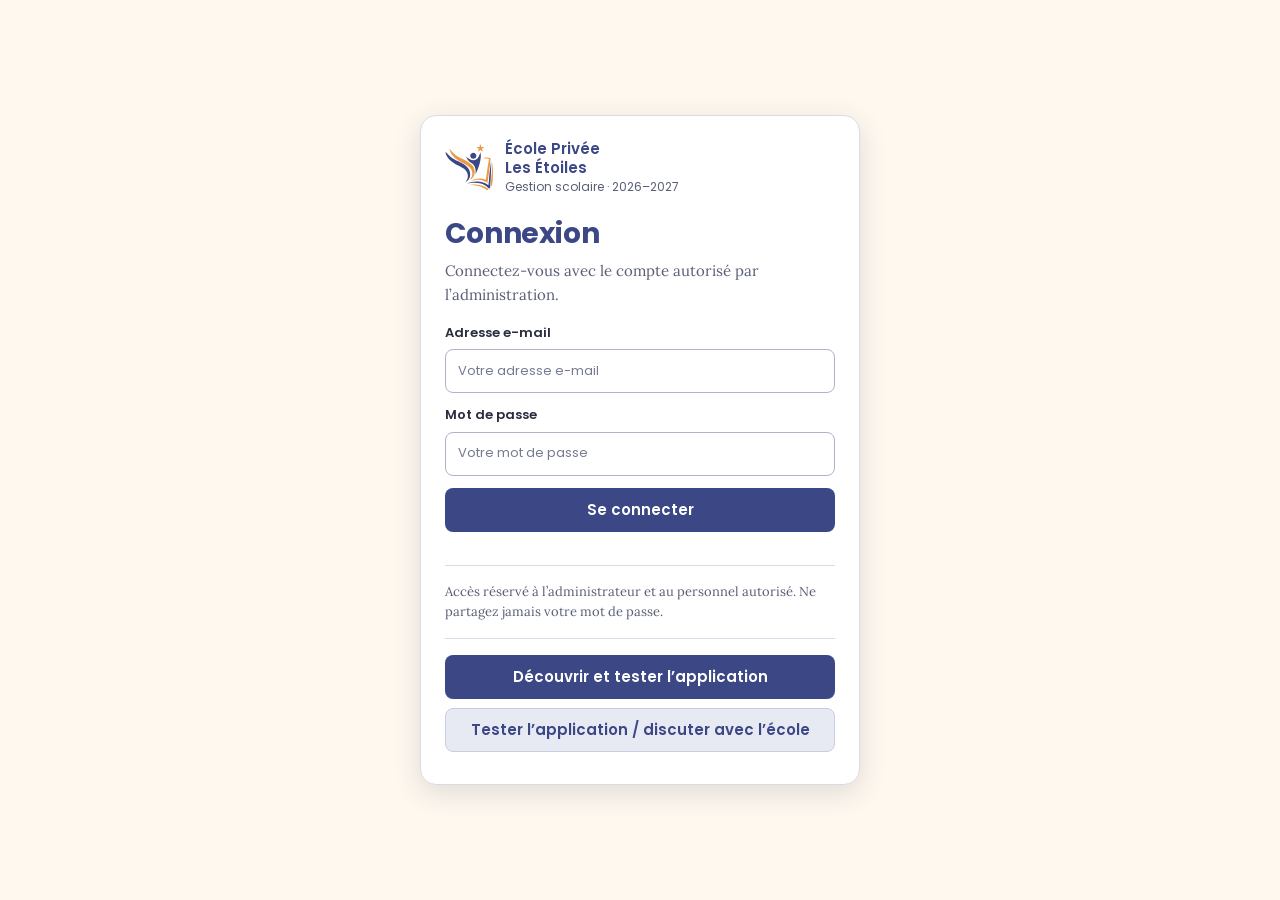
<file: public/index.html>
<!doctype html>
<html lang="fr">
<head>
<meta charset="utf-8">
<meta name="viewport" content="width=device-width,initial-scale=1">
<meta name="theme-color" content="#242B50">
<meta name="description" content="Application de gestion scolaire de l’École Privée Les Étoiles : élèves, paiements, bulletins, présences et communications.">
<title>\1</title>
<link rel="icon" type="image/svg+xml" href="assets/img/logo-couleur.svg">
<link rel="preconnect" href="https://fonts.googleapis.com">
<link rel="preconnect" href="https://fonts.gstatic.com" crossorigin>
<link rel="stylesheet" href="https://fonts.googleapis.com/css2?family=Lora:wght@400;500;600&family=Poppins:wght@400;500;600;700&display=swap">
<link rel="stylesheet" href="assets/css/charte.css">
</head>
<body>
<div id="loginView" class="shell"><form id="loginForm" class="login"><div class="brand"><div class="logo"><img src="assets/img/logo-couleur.svg" alt="" width="48" height="50"></div><div><strong>École Privée<br>Les Étoiles</strong><small>Gestion scolaire · 2026–2027</small></div></div><h1>Connexion</h1><p>Connectez-vous avec le compte autorisé par l’administration.</p><div class="field"><label for="email">Adresse e-mail</label><input id="email" type="email" autocomplete="username" required placeholder="Votre adresse e-mail"></div><div class="field"><label for="password">Mot de passe</label><input id="password" type="password" autocomplete="current-password" required placeholder="Votre mot de passe"></div><button id="loginBtn" class="btn full" type="submit">Se connecter</button><div id="loginMsg" class="msg" role="status"></div><div class="note">Accès réservé à l’administrateur et au personnel autorisé. Ne partagez jamais votre mot de passe.</div><div class="guest-entry"><button id="openDemoBtn" class="btn full" type="button" style="margin-bottom:9px">Découvrir et tester l’application</button><button id="openGuestChatBtn" class="btn secondary full" type="button">Tester l’application / discuter avec l’école</button><div id="guestStartPanel" class="hidden"><p style="margin-top:12px">Posez une question à l’équipe sans créer de compte scolaire.</p><div class="field"><label for="guestName">Votre nom ou pseudonyme</label><input id="guestName" maxlength="120" autocomplete="nickname" placeholder="Comment vous appeler ?"></div><div class="field"><label for="guestSubject">Sujet de la discussion</label><input id="guestSubject" maxlength="180" value="Question générale" placeholder="Ex. : tester les fonctionnalités"></div><button id="startGuestChatBtn" class="btn full" type="button">Commencer la discussion</button><div id="guestStartMsg" class="msg" role="status"></div></div></div></form></div><div id="guestChatView" class="shell hidden"><section class="guest-chat-shell"><div class="brand"><div class="logo"><img src="assets/img/logo-couleur.svg" alt="" width="48" height="50"></div><div><strong>Discussion avec l’école</strong><small id="guestConversationLabel">École Privée Les Étoiles</small></div></div><p>Vous discutez en mode visiteur. Cette conversation est privée.</p><div id="guestChatMessages" class="chat-messages" aria-live="polite"><div class="empty loading">Chargement des messages…</div></div><form id="guestChatForm" class="chat-compose"><textarea id="guestChatInput" maxlength="4000" required aria-label="Votre message à l’école" placeholder="Écrivez votre message…"></textarea><input id="guestChatAttachment" type="file" accept=".pdf,image/jpeg,image/png,image/webp,text/plain" aria-label="Joindre un fichier"><button class="btn" id="guestSendBtn" type="submit">Envoyer</button></form><div id="guestChatMsg" class="msg" role="status"></div><div class="form-actions"><button id="guestChatExitBtn" type="button" class="btn secondary">Quitter le chat</button></div></section></div>
<div id="demoView" class="demo-shell hidden"><header class="demo-top"><div class="brand" style="margin:0"><div class="logo"><img src="assets/img/logo-couleur.svg" alt="" width="48" height="50"></div><div><strong>École Privée Les Étoiles</strong><small>Mode démonstration · Année 2026–2027</small></div></div><div class="demo-actions" style="margin:0"><span class="demo-tag">DONNÉES FICTIVES</span><button id="demoExitBtn" class="btn secondary" type="button">Quitter la démo</button></div></header><div class="demo-layout"><nav class="demo-nav" aria-label="Navigation de démonstration"><button class="active" data-demo-page="dashboard">Tableau de bord</button><button data-demo-page="students">Élèves</button><button data-demo-page="staff">Personnel & professeurs</button><button data-demo-page="payments">Paiements</button><button data-demo-page="subjects">Matières et options</button><button data-demo-page="bulletins">Bulletins</button><button data-demo-page="attendance">Présences</button><button data-demo-page="communications">Communications</button><button data-demo-page="settings">École & paramètres</button><button data-demo-page="feedback">Signaler un problème</button></nav><main class="demo-main"><div class="demo-warning"><strong>Environnement de test isolé.</strong> Les noms, montants et données affichés sont inventés. Les actions de gestion sont simulées : rien n’est ajouté, modifié ou supprimé dans les vrais dossiers scolaires. N’essayez pas d’y saisir des informations personnelles réelles.</div><section class="demo-section active" data-demo-section="dashboard"><h1>Tableau de bord</h1><p>Vue d’ensemble fictive de l’établissement.</p><div class="demo-cards"><div class="demo-card"><small>Élèves inscrits</small><strong>248</strong></div><div class="demo-card"><small>Personnel</small><strong>32</strong></div><div class="demo-card"><small>Classes</small><strong>14</strong></div><div class="demo-card"><small>Paiements fictifs</small><strong>8 450 $</strong></div></div><div class="panel"><h3>État de la démonstration</h3><p>Vous pouvez parcourir les modules, tester les boutons de simulation et envoyer un rapport de bug ou une suggestion.</p><div class="demo-actions"><button class="btn" type="button" data-demo-go="students">Tester la gestion des élèves</button><button class="btn secondary" type="button" data-demo-go="feedback">Signaler une contrainte</button></div></div></section><section class="demo-section" data-demo-section="students"><h1>Gestion des élèves</h1><p>Exemples fictifs, sans accès à la base de données scolaire.</p><div class="demo-actions"><input id="demoStudentSearch" type="search" aria-label="Rechercher un élève fictif" placeholder="Rechercher un élève fictif"><button id="demoAddStudentBtn" class="btn" type="button">+ Simuler une inscription</button></div><div class="tablewrap"><table class="demo-table"><thead><tr><th>Matricule</th><th>Nom fictif</th><th>Classe</th><th>Statut</th></tr></thead><tbody id="demoStudentRows"><tr><td>DEMO-0001</td><td>Amadi Kanku</td><td>7e année A</td><td>Actif</td></tr><tr><td>DEMO-0002</td><td>Grâce Mbuyi</td><td>2e Scientifique</td><td>Actif</td></tr><tr><td>DEMO-0003</td><td>David Ilunga</td><td>5e primaire</td><td>À vérifier</td></tr></tbody></table></div><div id="demoStudentMsg" class="msg" role="status"></div></section><section class="demo-section" data-demo-section="staff"><h1>Personnel & professeurs</h1><p>Exemples fictifs de profils.</p><div class="tablewrap"><table class="demo-table"><thead><tr><th>Nom fictif</th><th>Fonction</th><th>Statut</th></tr></thead><tbody><tr><td>Sarah Nsimba</td><td>Enseignante</td><td>Actif</td></tr><tr><td>Patrick Banza</td><td>Secrétariat</td><td>Actif</td></tr><tr><td>Esther Moke</td><td>Préfète des études</td><td>Actif</td></tr></tbody></table></div></section><section class="demo-section" data-demo-section="payments"><h1>Paiements</h1><p>Les opérations financières sont simulées et n’affectent aucun compte réel.</p><div class="demo-cards"><div class="demo-card"><small>Frais annuels fictifs</small><strong>360 $</strong><small>4e année primaire</small></div><div class="demo-card"><small>Solde fictif</small><strong>80 $</strong><small>Exemple uniquement</small></div></div><div class="panel"><h3>Tester une action</h3><p>Un reçu ou paiement réel ne sera pas créé.</p><button id="demoPaymentBtn" class="btn" type="button">Simuler un paiement</button><div id="demoPaymentMsg" class="msg" role="status"></div></div></section><section class="demo-section" data-demo-section="subjects"><h1>Matières et options</h1><p>Exemple de structure scolaire : les données ci-dessous ne sont pas tirées des dossiers réels.</p><div class="tablewrap"><table class="demo-table"><thead><tr><th>Classe</th><th>Matière</th><th>Volume fictif</th></tr></thead><tbody><tr><td>7e année A</td><td>Mathématiques</td><td>5 h/semaine</td></tr><tr><td>2e Scientifique</td><td>Physique</td><td>4 h/semaine</td></tr><tr><td>4e Humanités</td><td>Géologie</td><td>3 h/semaine</td></tr></tbody></table></div><div class="demo-actions"><span class="demo-tag">Scientifique</span><span class="demo-tag">Latin-Philosophie</span><span class="demo-tag">Pédagogie générale</span><span class="demo-tag">Commerciale et gestion</span><span class="demo-tag">Électricité</span></div></section><section class="demo-section" data-demo-section="bulletins"><h1>Bulletins scolaires</h1><p>Exemple de bulletin regroupant plusieurs matières pour un même élève et une même classe.</p><div class="tablewrap"><table class="demo-table"><thead><tr><th>Matière</th><th>Points / 20</th><th>Appréciation</th></tr></thead><tbody><tr><td>Mathématiques</td><td>15</td><td>Bien</td></tr><tr><td>Français</td><td>13</td><td>Assez bien</td></tr><tr><td>Sciences</td><td>16</td><td>Très bien</td></tr><tr><td>Histoire</td><td>12</td><td>Assez bien</td></tr></tbody></table></div><div class="demo-actions"><button id="demoBulletinBtn" class="btn" type="button">Simuler l’aperçu du bulletin</button></div><div id="demoBulletinMsg" class="msg" role="status"></div></section><section class="demo-section" data-demo-section="attendance"><h1>Présences</h1><p>Exemple de suivi journalier fictif.</p><div class="demo-cards"><div class="demo-card"><small>Présents</small><strong>27</strong></div><div class="demo-card"><small>Absents</small><strong>2</strong></div><div class="demo-card"><small>En retard</small><strong>1</strong></div></div><button id="demoAttendanceBtn" class="btn" type="button">Simuler le marquage d’une présence</button><div id="demoAttendanceMsg" class="msg" role="status"></div></section><section class="demo-section" data-demo-section="communications"><h1>Communications</h1><p>Le chat visiteur existant est séparé de cette démo. Ici, les échanges sont fictifs.</p><div class="panel"><h3>Annonce de démonstration</h3><p>La réunion des parents est prévue le vendredi à 10 h. <em>Exemple inventé, non officiel.</em></p></div><div class="panel"><h3>Message fictif</h3><p>« Bonjour, pouvez-vous préciser les modalités d’inscription ? »</p></div><button class="btn" type="button" data-demo-go="feedback">Signaler un problème de communication</button></section><section class="demo-section" data-demo-section="settings"><h1>École & paramètres</h1><p>Exemple de paramètres visibles en mode démonstration.</p><div class="demo-cards"><div class="demo-card"><small>Année scolaire</small><strong>2026–2027</strong></div><div class="demo-card"><small>Devise</small><strong>USD</strong></div><div class="demo-card"><small>Environnement</small><strong style="font-size:16px">Démo</strong></div></div><p class="demo-note">Les paramètres de production et les données confidentielles ne sont pas accessibles aux testeurs.</p></section><section class="demo-section" data-demo-section="feedback"><h1>Rapport de test</h1><p>Décrivez une anomalie, une contrainte, une faille potentielle ou une amélioration souhaitée. Ne transmettez aucun mot de passe ni donnée personnelle réelle.</p><form id="demoFeedbackForm" class="demo-form"><div class="field"><label for="demoTesterName">Nom ou pseudonyme (facultatif)</label><input id="demoTesterName" maxlength="100" placeholder="Ex. : Testeur 01"></div><div class="field"><label for="demoFeedbackType">Type de rapport</label><select id="demoFeedbackType" required><option value="bug">Bug / erreur</option><option value="security">Faille ou problème de sécurité potentiel</option><option value="constraint">Contrainte / difficulté d’utilisation</option><option value="suggestion">Suggestion d’amélioration</option></select></div><div class="field"><label for="demoFeedbackPage">Module concerné</label><select id="demoFeedbackPage" required><option>Tableau de bord</option><option>Élèves</option><option>Personnel & professeurs</option><option>Paiements</option><option>Matières et options</option><option>Bulletins</option><option>Présences</option><option>Communications</option><option>École & paramètres</option><option>Autre</option></select></div><div class="field"><label for="demoFeedbackSeverity">Gravité estimée</label><select id="demoFeedbackSeverity" required><option value="low">Faible</option><option value="medium" selected>Moyenne</option><option value="high">Élevée</option></select></div><div class="field"><label for="demoFeedbackDetails">Description précise</label><textarea id="demoFeedbackDetails" required minlength="10" maxlength="3000" placeholder="Que faisiez-vous ? Qu’attendiez-vous ? Que s’est-il passé ? (10 à 3000 caractères)"></textarea></div><button id="demoFeedbackSubmit" class="btn" type="submit">Envoyer le rapport</button><div id="demoFeedbackMsg" class="msg" role="status"></div></form><p class="demo-note">Les rapports sont enregistrés dans un espace séparé. Ils ne donnent pas accès aux dossiers scolaires. Les tests de sécurité doivent rester non destructifs.</p></section></main></div></div><div id="appView" class="app hidden"><a class="skip-link" href="#main">Aller au contenu principal</a><aside class="side"><div class="brand"><div class="logo"><img src="assets/img/logo-inverse.svg" alt="" width="48" height="50"></div><div><strong>École Privée<br>Les Étoiles</strong><small>Gestion scolaire</small></div></div><button id="navToggle" class="nav-toggle" type="button" aria-expanded="false" aria-controls="mainNav"><span class="bars" aria-hidden="true"></span>Menu</button><nav class="nav" id="mainNav" aria-label="Navigation principale"><button class="active" data-page="dashboard" aria-current="page">Tableau de bord</button><button data-page="students">Élèves</button><button data-page="staff" id="staffNav" class="hidden">Personnel & professeurs</button><button data-page="payments">Paiements</button><button data-page="subjects">Matières</button><button data-page="options" id="optionsNav" class="hidden">Options scolaires</button><button data-page="classOptions" id="classOptionsNav" class="hidden">Options des classes</button><button data-page="attendance">Présences</button><button data-page="bulletins">Bulletins</button><button data-page="promotion" id="promotionNav">Passation des classes</button><button data-page="settings">École & paramètres</button><button data-page="chat">Communications <span id="notificationBadge" class="badge hidden">0</span></button><button data-page="accounts" id="accountsNav" class="hidden">Comptes utilisateurs</button></nav><div class="side-note">Gestion scolaire connectée à Supabase. Les accès restent contrôlés par les règles de sécurité.</div></aside>
<main class="main" id="main" tabindex="-1"><header class="top"><div><div class="eyebrow">Administration scolaire</div><h2 id="pageTitle">Tableau de bord</h2></div><div class="top-actions"><span class="year">2026–2027 · USD</span><button id="logoutBtn" class="btn">Déconnexion</button></div></header><div class="content">
<section id="dashboardPage"><div class="welcome"><div class="eyebrow" style="color:#f5d88e">Espace de gestion</div><h3>Bienvenue dans votre espace.</h3><p>La connexion sécurisée à la base de données est active.</p></div><div class="metrics"><div class="metric"><small>Élèves enregistrés</small><strong id="studentCount">—</strong></div><div class="metric"><small>Personnel enregistré</small><strong id="staffCount">—</strong></div><div class="metric"><small>Profil connecté</small><strong id="roleValue" style="font-size:17px">—</strong></div></div><div class="panel"><h3>État de connexion</h3><div id="connectionStatus" class="msg">Vérification…</div></div></section>
<section id="studentsPage" class="hidden"><div class="panel" id="studentCreatePanel"><h3>Inscrire un nouvel élève</h3><p>Les informations seront enregistrées dans la base de données de l’école.</p><form id="studentForm"><div class="form-grid"><div class="field"><label for="firstName">Nom</label><input id="firstName" required maxlength="100" autocomplete="off"></div><div class="field"><label for="lastName">Postnom</label><input id="lastName" required maxlength="100" autocomplete="off"></div><div class="field"><label for="sex">Sexe</label><select id="sex" required><option value="">Choisir…</option><option value="M">Masculin</option><option value="F">Féminin</option></select></div><div class="field"><label for="birthDate">Date de naissance</label><input id="birthDate" type="date"></div><div class="field"><label for="classId">Classe</label><select id="classId" required><option value="">Chargement des classes…</option></select></div><div class="field"><label for="schoolYear">Année scolaire</label><input id="schoolYear" value="2026-2027" required></div><div class="field"><label for="guardianName">Nom du parent ou tuteur</label><input id="guardianName" maxlength="150"></div><div class="field"><label for="guardianPhone">Téléphone du parent ou tuteur</label><input id="guardianPhone" type="tel" maxlength="30"></div><div class="field"><label for="studentStatus">Statut</label><select id="studentStatus" required><option value="Actif">Actif</option><option value="Inactif">Inactif</option></select></div></div><div class="form-actions"><button id="saveStudentBtn" class="btn" type="submit">Enregistrer l’élève</button><button class="btn secondary" type="reset">Effacer le formulaire</button></div><div id="studentFormMsg" class="msg" role="status"></div></form></div><div class="panel csv-import-panel" id="studentsCsvPanel"><h3>Importer une liste d’élèves (CSV)</h3><p><strong>Étapes :</strong> 1) Téléchargez le modèle CSV. 2) Remplissez-le avec Excel ou LibreOffice sans changer la première ligne. 3) Enregistrez en CSV UTF-8. 4) Choisissez le fichier et vérifiez l’aperçu. 5) Cliquez sur « Importer les élèves ».</p><p>Colonnes obligatoires : <code>first_name</code>, <code>last_name</code>, <code>class_name</code>. Colonnes facultatives : <code>sex</code> (M/F), <code>birth_date</code> (AAAA-MM-JJ), <code>school_year</code>, <code>guardian_name</code>, <code>guardian_phone</code>, <code>status</code>. La classe doit déjà exister dans l’application.</p><div class="form-actions"><button class="btn secondary" type="button" data-csv-template="students">Télécharger le modèle CSV élèves</button><label class="btn secondary" for="studentsCsvFile">Choisir un fichier CSV</label><input id="studentsCsvFile" type="file" accept=".csv,text/csv" class="sr-only"></div><p id="studentsCsvFileName" class="muted">Aucun fichier sélectionné.</p><div id="studentsCsvPreview" class="tablewrap"></div><div class="form-actions"><button id="importStudentsCsvBtn" class="btn" type="button" disabled>Importer les élèves</button></div><div id="studentsCsvMsg" class="msg" role="status"></div></div><div class="panel"><h3>Élèves enregistrés</h3><div class="toolbar"><input id="studentSearch" type="search" aria-label="Rechercher un élève" placeholder="Rechercher un matricule, un nom ou une classe"><button id="refreshStudentsBtn" class="btn secondary" type="button">Actualiser</button></div><div class="tablewrap"><table><thead><tr><th>Matricule</th><th>Nom</th><th>Postnom</th><th>Classe</th><th>Sexe</th><th>Statut</th><th>Actions</th></tr></thead><tbody id="studentRows"><tr><td colspan="6" class="empty loading">Chargement…</td></tr></tbody></table></div><div id="studentMsg" class="msg"></div></div></section>
<section id="staffPage" class="hidden"><div class="panel"><h3>Ajouter un membre du personnel ou un professeur</h3><p>Réservé à l’administrateur. Les modifications sont enregistrées directement dans la base de données de l’école.</p><form id="staffForm"><div class="form-grid"><div class="field"><label for="staffFirstName">Nom</label><input id="staffFirstName" required maxlength="100"></div><div class="field"><label for="staffLastName">Postnom</label><input id="staffLastName" required maxlength="100"></div><div class="field"><label for="staffRole">Fonction</label><select id="staffRole" required><option value="Professeur">Professeur</option><option value="Personnel administratif">Personnel administratif</option><option value="Direction">Direction</option><option value="Autre personnel">Autre personnel</option></select></div><div class="field"><label for="staffPhone">Téléphone</label><input id="staffPhone" type="tel" maxlength="30"></div><div class="field"><label for="staffStatus">Statut</label><select id="staffStatus"><option value="Actif">Actif</option><option value="Inactif">Inactif</option></select></div></div><div class="form-actions"><button class="btn" type="submit" id="saveStaffBtn">Enregistrer le personnel</button></div><div id="staffFormMsg" class="msg" role="status"></div></form></div><div class="panel csv-import-panel" id="staffCsvPanel"><h3>Importer une liste de professeurs ou de personnel (CSV)</h3><p><strong>Étapes :</strong> 1) Téléchargez le modèle. 2) Remplissez les noms et fonctions. 3) Enregistrez en CSV UTF-8. 4) Sélectionnez le fichier, vérifiez l’aperçu, puis lancez l’importation.</p><p>Colonnes obligatoires : <code>first_name</code>, <code>last_name</code>. Colonnes facultatives : <code>role</code> (Professeur, Personnel administratif, Direction ou Autre personnel), <code>phone</code>, <code>status</code> (Actif/Inactif). Les matricules PER-0001, PER-0002… sont générés automatiquement.</p><div class="form-actions"><button class="btn secondary" type="button" data-csv-template="staff">Télécharger le modèle CSV personnel</button><label class="btn secondary" for="staffCsvFile">Choisir un fichier CSV</label><input id="staffCsvFile" type="file" accept=".csv,text/csv" class="sr-only"></div><p id="staffCsvFileName" class="muted">Aucun fichier sélectionné.</p><div id="staffCsvPreview" class="tablewrap"></div><div class="form-actions"><button id="importStaffCsvBtn" class="btn" type="button" disabled>Importer le personnel</button></div><div id="staffCsvMsg" class="msg" role="status"></div></div><div class="panel"><h3>Personnel et professeurs enregistrés</h3><div class="toolbar"><input id="staffSearch" type="search" aria-label="Rechercher un membre du personnel" placeholder="Rechercher un nom, une fonction ou un matricule"><button class="btn secondary" id="refreshStaffBtn" type="button">Actualiser</button></div><div class="tablewrap"><table><thead><tr><th>Matricule</th><th>Nom</th><th>Postnom</th><th>Fonction</th><th>Téléphone</th><th>Statut</th><th>Actions</th></tr></thead><tbody id="staffRows"><tr><td colspan="7" class="empty loading">Chargement…</td></tr></tbody></table></div><div id="staffMsg" class="msg" role="status"></div></div></section>
<section id="paymentsPage" class="hidden"><div class="panel"><h3>Enregistrer un paiement</h3><p>Sélectionnez un élève existant. Les frais annuels sont estimés selon sa classe ; vérifiez le montant avant d’enregistrer.</p><form id="paymentForm"><div class="form-grid"><div class="field"><label for="paymentStudent">Élève (matricule — nom — classe)</label><select id="paymentStudent" required><option value="">Chargement des élèves…</option></select></div><div class="field"><label for="paymentDate">Date du paiement</label><input id="paymentDate" type="date" required></div><div class="field"><label for="annualFee">Frais annuels estimés (USD)</label><input id="annualFee" readonly placeholder="Sélectionnez un élève"></div><div class="field"><label for="paidBefore">Total déjà payé (USD)</label><input id="paidBefore" readonly value="0,00 $"></div><div class="field"><label for="paymentAmount">Montant versé (USD)</label><input id="paymentAmount" type="number" min="0.01" step="0.01" required placeholder="Ex. 50.00"></div><div class="field"><label for="paymentMethod">Mode de paiement</label><select id="paymentMethod" required><option value="">Choisir…</option><option value="Espèces">Espèces</option><option value="Mobile Money">Mobile Money</option><option value="Virement bancaire">Virement bancaire</option><option value="Autre">Autre</option></select></div><div class="field"><label for="paymentReference">Référence du paiement (facultatif)</label><input id="paymentReference" maxlength="120" placeholder="Numéro de transaction ou référence"></div><div class="field"><label for="paymentNotes">Notes (facultatif)</label><textarea id="paymentNotes" maxlength="1000" placeholder="Précision éventuelle"></textarea></div></div><div id="paymentCalculation" class="summaryline"><div class="summarybox"><small>Solde avant versement</small><strong id="balanceBefore">—</strong></div><div class="summarybox"><small>Solde après versement</small><strong id="balanceAfter">—</strong></div></div><div class="form-actions"><button id="savePaymentBtn" class="btn" type="submit">Enregistrer le paiement</button><button id="resetPaymentBtn" class="btn secondary" type="button">Effacer le formulaire</button></div><div id="paymentFormMsg" class="msg" role="status"></div></form></div><div class="panel"><h3>Historique des paiements</h3><div class="toolbar"><input id="paymentSearch" type="search" aria-label="Rechercher un paiement" placeholder="Rechercher un matricule, un élève ou une référence"><button id="refreshPaymentsBtn" class="btn secondary" type="button">Actualiser</button></div><div class="tablewrap"><table><thead><tr><th>Date</th><th>Reçu / référence</th><th>Matricule</th><th>Élève</th><th>Classe</th><th>Année scolaire</th><th>Mode</th><th>Montant</th><th>Reçu</th></tr></thead><tbody id="paymentRows"><tr><td colspan="9" class="empty loading">Chargement…</td></tr></tbody></table></div><div id="paymentHistoryMsg" class="msg"></div></div><div id="receiptArea"></div></section>
<section id="chatPage" class="hidden"><div class="welcome"><div class="eyebrow" style="color:#f5d88e">Centre de communication</div><h3>Discussions, annonces et notifications</h3><p>Échanges internes, assistance visiteurs, messages privés et informations officielles de l’école.</p></div><div class="comm-tabs"><button class="btn" type="button" data-comm-tab="chats">Chats</button><button class="btn secondary" type="button" data-comm-tab="announcements">Annonces</button><button class="btn secondary" type="button" data-comm-tab="private">Messages privés</button><button class="btn secondary" type="button" data-comm-tab="notifications">Notifications <span id="notificationTabCount">0</span></button><button class="btn secondary" type="button" data-comm-tab="presence">Présence</button></div><div id="comm-chats-panel" class="comm-module"><div class="chat-layout"><div class="panel chat-panel"><h3>Boîte de réception des visiteurs</h3><p>Les visiteurs ne voient que leur propre conversation. Les membres autorisés de l’équipe peuvent répondre ici.</p><div class="toolbar"><select id="chatVisitorFilter" aria-label="Filtrer les discussions des visiteurs"><option value="open">Conversations ouvertes</option><option value="all">Toutes les conversations</option><option value="closed">Conversations clôturées</option></select><button id="refreshChatBtn" class="btn secondary" type="button">Actualiser</button></div><div id="chatVisitorList" class="chat-list"><div class="empty loading">Chargement…</div></div><div id="chatInboxMsg" class="msg" role="status"></div></div><div class="panel chat-panel"><h3 id="chatActiveTitle">Discussion interne</h3><p id="chatActiveSubtitle">Messages visibles uniquement par l’administrateur, le personnel et les professeurs/titulaires connectés.</p><div id="internalChatMessages" class="chat-messages" aria-live="polite"><div class="empty loading">Chargement des messages…</div></div><form id="internalChatForm" class="chat-compose"><textarea id="internalChatInput" maxlength="4000" required aria-label="Message à toute l’équipe" placeholder="Message à toute l’équipe…"></textarea><input id="internalChatAttachment" type="file" accept=".pdf,image/jpeg,image/png,image/webp,text/plain" aria-label="Joindre un fichier"><button id="internalSendBtn" class="btn" type="submit">Envoyer</button></form><div id="internalChatMsg" class="msg" role="status"></div><div class="form-actions"><button id="showInternalChatBtn" class="btn secondary" type="button">Revenir à la discussion interne</button><button id="toggleVisitorStatusBtn" class="btn secondary hidden" type="button">Clôturer la conversation</button></div></div></div></div>
<div id="comm-announcements-panel" class="comm-module hidden"><div class="panel"><h3>Annonces officielles</h3><p>Les annonces publiées sont visibles selon le public choisi. Seul l’administrateur peut en publier.</p><form id="announcementForm" class="hidden"><div class="form-grid"><div class="field"><label for="announcementTitle">Titre</label><input id="announcementTitle" maxlength="180" required placeholder="Ex. : Horaire des examens"></div><div class="field"><label for="announcementAudience">Destinataires</label><select id="announcementAudience"><option value="all">Toute l’équipe</option><option value="staff">Personnel et équipe pédagogique</option><option value="admin">Administrateurs uniquement</option><option value="personnel">Personnel administratif</option><option value="titulaire">Titulaires</option><option value="professeur">Professeurs</option></select></div></div><div class="field"><label for="announcementBody">Message de l’annonce</label><textarea id="announcementBody" maxlength="6000" rows="4" required placeholder="Rédigez l’information officielle…"></textarea></div><label style="display:flex;align-items:center;gap:8px;margin:10px 0"><input id="announcementPinned" type="checkbox"> Épingler cette annonce</label><div class="form-actions"><button id="publishAnnouncementBtn" class="btn" type="submit">Publier l’annonce</button></div><div id="announcementFormMsg" class="msg" role="status"></div></form><div id="announcementList"><div class="empty loading">Chargement des annonces…</div></div><div id="announcementListMsg" class="msg" role="status"></div></div></div>
<div id="comm-private-panel" class="comm-module hidden"><div class="chat-layout"><div class="panel"><h3>Messages privés</h3><p>Choisissez un membre du personnel autorisé pour démarrer un échange privé.</p><div class="field"><label for="privateContactSelect">Nouveau destinataire</label><select id="privateContactSelect"><option value="">Chargement des contacts…</option></select></div><button id="startPrivateChatBtn" class="btn" type="button">Ouvrir une discussion</button><div id="privateList" class="chat-list" style="margin-top:12px"><div class="empty loading">Chargement…</div></div><div id="privateListMsg" class="msg" role="status"></div></div><div class="panel"><h3 id="privateChatTitle">Conversation privée</h3><div id="privateMessages" class="chat-messages" aria-live="polite"><div class="empty">Sélectionnez une conversation.</div></div><form id="privateMessageForm" class="chat-compose"><textarea id="privateMessageInput" maxlength="4000" required aria-label="Message privé" placeholder="Écrivez un message privé…"></textarea><input id="privateAttachment" type="file" accept=".pdf,image/jpeg,image/png,image/webp,text/plain" aria-label="Joindre un fichier"><button id="privateSendBtn" class="btn" type="submit">Envoyer</button></form><div id="privateMessageMsg" class="msg" role="status"></div></div></div></div>
<div id="comm-notifications-panel" class="comm-module hidden"><div class="panel"><h3>Centre de notifications</h3><div class="toolbar"><button id="refreshNotificationsBtn" class="btn secondary" type="button">Actualiser</button><button id="markAllNotificationsBtn" class="btn secondary" type="button">Tout marquer comme lu</button></div><div id="notificationsList"><div class="empty loading">Chargement…</div></div><div id="notificationsMsg" class="msg" role="status"></div></div></div>
<div id="comm-presence-panel" class="comm-module hidden"><div class="panel"><h3>Présence de l’équipe</h3><p>Les statuts sont approximatifs et se mettent à jour lorsque l’application est ouverte.</p><button id="refreshPresenceBtn" class="btn secondary" type="button">Actualiser</button><div id="presenceList" class="presence-list" style="margin-top:12px"><div class="empty loading">Chargement…</div></div><div id="presenceMsg" class="msg" role="status"></div></div></div></section><section id="accountsPage" class="hidden"><div class="panel"><h3>Créer un compte utilisateur</h3><p>Réservé à l’administrateur. Le compte sera créé dans Supabase Auth et son profil sera enregistré avec le rôle choisi.</p><form id="accountForm"><div class="form-grid"><div class="field"><label for="accountFullName">Nom complet</label><input id="accountFullName" required maxlength="120" autocomplete="name"></div><div class="field"><label for="accountEmail">Adresse e-mail</label><input id="accountEmail" type="email" required maxlength="254" autocomplete="off"></div><div class="field"><label for="accountPassword">Mot de passe provisoire</label><input id="accountPassword" type="password" required minlength="8" maxlength="72" autocomplete="new-password"><small>Au moins 8 caractères.</small></div><div class="field"><label for="accountRole">Rôle</label><select id="accountRole" required><option value="personnel">Personnel administratif</option><option value="admin">Administrateur</option></select></div></div><div class="form-actions"><button id="createAccountBtn" class="btn" type="submit">Créer le compte</button><button class="btn secondary" type="reset">Effacer</button></div><div id="accountFormMsg" class="msg" role="status"></div></form></div><div class="panel"><h3>Sécurité</h3><p>La création passe par une fonction serveur qui vérifie le rôle administrateur. La clé secrète Supabase ne doit jamais être placée dans ce fichier HTML.</p></div></section><section id="classOptionsPage" class="hidden"><div class="panel"><h3>Associer une option à une classe</h3><p>Choisissez une option pour chaque classe des humanités. Les classes déjà enregistrées sont conservées ; seule l’option de la ligne sélectionnée sera modifiée.</p><button class="btn secondary" id="refreshClassOptionsBtn" type="button">Actualiser les classes</button><div id="classOptionsMsg" class="msg" role="status"></div></div><div class="panel"><h3>Classes enregistrées</h3><div class="tablewrap"><table><thead><tr><th>Classe</th><th>Section</th><th>Année scolaire</th><th>Option associée</th><th>Action</th></tr></thead><tbody id="classOptionsRows"><tr><td colspan="5" class="empty loading">Chargement…</td></tr></tbody></table></div></div></section><section id="optionsPage" class="hidden"><div class="panel"><h3>Ajouter une option scolaire</h3><p>Le code officiel doit être saisi à partir d’un document officiel. Il n’est pas généré automatiquement.</p><form id="optionForm"><div class="form-grid"><div class="field"><label for="optionName">Nom de l’option</label><input id="optionName" required maxlength="120" placeholder="Ex. Électricité"></div><div class="field"><label for="optionCode">Code officiel</label><input id="optionCode" required maxlength="50" placeholder="Saisir le code officiel"></div></div><div class="form-actions"><button class="btn" type="submit" id="saveOptionBtn">Enregistrer l’option</button></div><div id="optionMsg" class="msg"></div></form></div><div class="panel"><h3>Options enregistrées</h3><button class="btn secondary" id="refreshOptionsBtn" type="button">Actualiser</button><div class="tablewrap"><table><thead><tr><th>Option</th><th>Code officiel</th><th>Statut</th><th>Action</th></tr></thead><tbody id="optionRows"><tr><td colspan="4" class="empty loading">Chargement…</td></tr></tbody></table></div></div></section><section id="subjectsPage" class="hidden"><div class="panel" id="subjectCreatePanel"><h3>Ajouter une matière</h3><form id="subjectForm"><div class="form-grid"><div class="field"><label for="subjectName">Nom de la matière</label><input id="subjectName" required maxlength="120"></div><div class="field"><label for="subjectClassLevel">Classe / niveau</label><input id="subjectClassLevel" required maxlength="100" placeholder="Ex. 7e année, 1re humanités"></div><div class="field"><label for="subjectSection">Section (facultatif)</label><input id="subjectSection" maxlength="100" placeholder="Ex. Éducation de base, Humanités"></div><div class="field"><label for="subjectOption">Option (facultatif)</label><input id="subjectOption" maxlength="100" placeholder="Ex. Électricité"></div><div class="field"><label for="subjectWeeklyHours">Heures par semaine</label><input id="subjectWeeklyHours" type="number" min="0" max="60" step="0.5" placeholder="Ex. 4"></div></div><div class="form-actions"><button class="btn" type="submit" id="saveSubjectBtn">Enregistrer la matière</button></div><div id="subjectMsg" class="msg"></div></form></div><div class="panel csv-import-panel" id="subjectsCsvPanel"><h3>Importer une liste de matières (CSV)</h3><p><strong>Étapes :</strong> 1) Téléchargez le modèle. 2) Saisissez une matière par ligne avec sa classe et sa charge horaire hebdomadaire. 3) Enregistrez en CSV UTF-8. 4) Sélectionnez le fichier, vérifiez l’aperçu, puis importez.</p><p>Colonnes obligatoires : <code>subject_name</code>, <code>class_level</code>. Colonnes facultatives : <code>section</code>, <code>option_name</code>, <code>weekly_hours</code> (0 à 60, décimales autorisées). Les matières identiques déjà présentes pour la même classe et option seront ignorées.</p><div class="form-actions"><button class="btn secondary" type="button" data-csv-template="subjects">Télécharger le modèle CSV matières</button><label class="btn secondary" for="subjectsCsvFile">Choisir un fichier CSV</label><input id="subjectsCsvFile" type="file" accept=".csv,text/csv" class="sr-only"></div><p id="subjectsCsvFileName" class="muted">Aucun fichier sélectionné.</p><div id="subjectsCsvPreview" class="tablewrap"></div><div class="form-actions"><button id="importSubjectsCsvBtn" class="btn" type="button" disabled>Importer les matières</button></div><div id="subjectsCsvMsg" class="msg" role="status"></div></div><div class="panel"><h3>Matières enregistrées</h3><button class="btn secondary" id="refreshSubjectsBtn" type="button">Actualiser</button><div class="tablewrap"><table><thead><tr><th>Matière</th><th>Classe / niveau</th><th>Section</th><th>Option</th><th>Heures / semaine</th><th id="subjectActionsHeader" class="hidden">Actions</th></tr></thead><tbody id="subjectRows"><tr><td colspan="5" class="empty loading">Chargement…</td></tr></tbody></table></div></div><div id="subjectAssignmentsPanel" class="hidden"><div class="panel"><h3>Associer une matière à une classe</h3><p>Cette association est réservée à l’administrateur. L’option affichée provient de la classe sélectionnée.</p><form id="subjectAssignmentForm"><div class="form-grid"><div class="field"><label for="assignmentSubject">Matière</label><select id="assignmentSubject" required><option value="">Choisir une matière…</option></select></div><div class="field"><label for="assignmentClass">Classe</label><select id="assignmentClass" required><option value="">Choisir une classe…</option></select></div></div><div class="form-actions"><button class="btn" id="saveSubjectAssignmentBtn" type="submit">Enregistrer l’association</button><button class="btn secondary" id="refreshSubjectAssignmentsBtn" type="button">Actualiser</button></div><div id="subjectAssignmentMsg" class="msg" role="status"></div></form></div><div class="panel"><h3>Associations enregistrées</h3><div class="tablewrap"><table><thead><tr><th>Matière</th><th>Classe</th><th>Section</th><th>Option de la classe</th><th>Année scolaire</th><th>Action</th></tr></thead><tbody id="subjectAssignmentRows"><tr><td colspan="6" class="empty loading">Chargement…</td></tr></tbody></table></div></div></div></section>
<section id="attendancePage" class="hidden"><div class="panel"><h3>Enregistrer une présence</h3><form id="attendanceForm"><div class="form-grid"><div class="field"><label for="attendanceStudent">Élève</label><select id="attendanceStudent" required></select></div><div class="field"><label for="attendanceDate">Date</label><input id="attendanceDate" type="date" required></div><div class="field"><label for="attendanceStatus">Statut</label><select id="attendanceStatus" required><option>Présent</option><option>Absent</option><option>Retard</option><option>Justifié</option></select></div><div class="field"><label for="attendanceNotes">Remarque (facultatif)</label><input id="attendanceNotes" maxlength="500"></div></div><div class="form-actions"><button class="btn" type="submit" id="saveAttendanceBtn">Enregistrer</button><button class="btn secondary" type="button" id="refreshAttendanceBtn">Actualiser l’historique</button></div><div id="attendanceMsg" class="msg"></div></form></div><div class="panel"><h3>Historique des présences</h3><div class="tablewrap"><table><thead><tr><th>Date</th><th>Matricule</th><th>Élève</th><th>Statut</th><th>Remarque</th></tr></thead><tbody id="attendanceRows"><tr><td colspan="5" class="empty loading">Chargement…</td></tr></tbody></table></div></div></section>
<section id="bulletinsPage" class="hidden"><div class="panel"><h3>Encoder une note</h3><p>Les notes sont enregistrées telles que saisies. Aucun seuil de réussite ni coefficient n’est appliqué automatiquement.</p><form id="gradeForm"><div class="form-grid"><div class="field"><label for="gradeStudent">Élève</label><select id="gradeStudent" required></select></div><div class="field"><label for="gradeSubject">Matière</label><select id="gradeSubject" required></select></div><div class="field"><label for="gradePeriod">Période</label><input id="gradePeriod" required maxlength="60" placeholder="Ex. Trimestre 1"></div><div class="field"><label for="gradePoints">Points obtenus</label><input id="gradePoints" type="number" min="0" step="0.01" required></div><div class="field"><label for="gradeMaximum">Maximum des points</label><input id="gradeMaximum" type="number" min="0.01" step="0.01" required></div><div class="field"><label for="gradeYear">Année scolaire</label><input id="gradeYear" value="2026-2027" required></div></div><div class="form-actions"><button class="btn" type="submit" id="saveGradeBtn">Enregistrer la note</button></div><div id="gradeMsg" class="msg"></div></form></div><div class="panel"><h3>Bulletin individuel complet</h3><p>Le bulletin affiche toutes les matières programmées pour la classe, les points, le pourcentage, la moyenne générale et la place de l’élève parmi ses camarades. Les matières sans notes restent visibles.</p><div class="toolbar"><select id="reportStudent" aria-label="Élève concerné par le bulletin"><option value="">Choisir un élève…</option></select><input id="reportYear" value="2026-2027" aria-label="Année scolaire"><input id="reportPeriod" placeholder="Période (ex. Trimestre 1)" aria-label="Période"><select id="bulletinTemplateSelect" aria-label="Modèle de bulletin"><option value="">Modèle par défaut</option></select><button class="btn secondary" type="button" id="showReportBtn">Afficher le bulletin</button><button class="btn secondary" type="button" id="printReportBtn">Imprimer / PDF</button></div><div id="reportArea"></div></div><div class="panel"><h3>Résultats statistiques de la classe</h3><p>Classement calculé à partir du total des points obtenus / total des points possibles sur la période choisie. Les élèves sans aucune note ne sont pas classés.</p><div class="toolbar"><select id="classStatsClass" aria-label="Classe à délibérer"><option value="">Choisir une classe…</option></select><input id="classStatsYear" value="2026-2027" aria-label="Année scolaire"><input id="classStatsPeriod" placeholder="Période (ex. Trimestre 1)" aria-label="Période"><button id="runClassStatsBtn" class="btn" type="button">Calculer le classement</button><button id="printClassStatsBtn" class="btn secondary" type="button">Imprimer le classement</button></div><div id="classStatsArea"></div><div id="classStatsMsg" class="msg" role="status"></div></div><div class="panel" id="gradeCsvPanel"><h3>Importer les résultats par CSV</h3><p>Colonnes obligatoires : <code>student_matricule</code>, <code>subject_name</code>, <code>period</code>, <code>points</code>, <code>maximum_points</code>, <code>school_year</code>. Chaque ligne correspond à une note. Le professeur ne peut enregistrer que les matières et classes qui lui sont affectées par l’administrateur.</p><div class="form-actions"><button class="btn secondary" type="button" id="gradeCsvTemplateBtn">Télécharger le modèle CSV des résultats</button><label class="btn secondary" for="gradeCsvFile">Choisir un CSV de résultats</label><input id="gradeCsvFile" type="file" accept=".csv,text/csv" class="sr-only"><button id="importGradeCsvBtn" class="btn" type="button" disabled>Importer les résultats</button></div><p id="gradeCsvFileName" class="muted">Aucun fichier sélectionné.</p><div id="gradeCsvPreview" class="tablewrap"></div><div id="gradeCsvMsg" class="msg" role="status"></div></div><div class="panel" id="documentTemplatesPanel"><h3>Mes modèles de bulletins et de reçus</h3><p>Réservé à l’administrateur. Personnalisez le titre, l’en-tête, le sous-titre, le lieu et la date, ainsi que les zones de signature. Le bouton « Imprimer / PDF » produit le document prêt à enregistrer en PDF.</p><form id="templateForm"><div class="form-grid"><div class="field"><label for="templateName">Nom du modèle</label><input id="templateName" required maxlength="120" placeholder="Ex. Bulletin officiel 2026-2027"></div><div class="field"><label for="templateType">Type de document</label><select id="templateType"><option value="bulletin">Bulletin scolaire</option><option value="certificate">Certificat</option><option value="attestation">Attestation</option><option value="receipt">Reçu de paiement</option></select></div><div class="field"><label for="templateTitle">Titre affiché</label><input id="templateTitle" maxlength="160" placeholder="Ex. Bulletin de la première période"></div><div class="field"><label for="templateHeader">Texte d’en-tête (facultatif)</label><input id="templateHeader" maxlength="300" placeholder="Ex. Direction des études"></div><div class="field"><label for="templateSubtitle">Sous-titre (facultatif)</label><input id="templateSubtitle" maxlength="200" placeholder="Ex. Année scolaire 2026–2027"></div><div class="field"><label for="templateFooter">Texte de pied de page (facultatif)</label><input id="templateFooter" maxlength="500" placeholder="Ex. Toute falsification expose aux sanctions prévues"></div><div class="field"><label for="templatePlaceDate">Lieu et date (facultatif)</label><input id="templatePlaceDate" maxlength="180" placeholder="Ex. Fait à Kinshasa, le …"></div><div class="field"><label for="templateLeftSignature">Intitulé de la signature gauche</label><input id="templateLeftSignature" maxlength="100" placeholder="Le titulaire"></div><div class="field"><label for="templateRightSignature">Intitulé de la signature droite</label><input id="templateRightSignature" maxlength="100" placeholder="La direction"></div><div class="field"><label for="templateActive">Utiliser comme modèle actif</label><select id="templateActive"><option value="true">Oui</option><option value="false">Non</option></select></div></div><input id="templateEditId" type="hidden"><div class="form-actions"><button class="btn" type="submit" id="saveTemplateBtn">Enregistrer le modèle</button><button class="btn secondary" type="button" id="resetTemplateBtn">Nouveau modèle</button></div><div id="templateMsg" class="msg" role="status"></div></form><div class="tablewrap"><table><thead><tr><th>Nom</th><th>Type</th><th>Actif</th><th>Actions</th></tr></thead><tbody id="templateRows"><tr><td colspan="4" class="empty loading">Chargement…</td></tr></tbody></table></div></div><div class="panel" id="teachingAssignmentsPanel"><h3>Affecter les titulaires et professeurs</h3><p>Créez d’abord les comptes dans « Comptes utilisateurs », puis affectez le titulaire à une classe et le professeur à une matière et une classe. Le rôle seul ne donne pas accès aux notes sans affectation.</p><div class="form-grid"><div class="field"><label for="roleChangeUser">Attribuer un rôle pédagogique à un compte existant</label><select id="roleChangeUser"><option value="">Choisir un compte…</option></select></div><div class="field"><label for="roleChangeValue">Rôle à attribuer</label><select id="roleChangeValue"><option value="titulaire">Titulaire de classe</option><option value="professeur">Professeur de cours</option><option value="personnel">Personnel administratif</option></select></div></div><div class="form-actions"><button class="btn secondary" id="saveProfileRoleBtn" type="button">Enregistrer le rôle</button></div><div id="profileRoleMsg" class="msg" role="status"></div><form id="teachingAssignmentForm"><div class="form-grid"><div class="field"><label for="teachingUser">Compte utilisateur</label><select id="teachingUser" required><option value="">Charger les profils…</option></select></div><div class="field"><label for="teachingType">Affectation</label><select id="teachingType"><option value="titulaire">Titulaire de classe</option><option value="professeur">Professeur de cours</option></select></div><div class="field"><label for="teachingClass">Classe</label><select id="teachingClass" required></select></div><div class="field" id="teachingSubjectField"><label for="teachingSubject">Matière</label><select id="teachingSubject"></select></div></div><div class="form-actions"><button class="btn" type="submit">Enregistrer l’affectation</button><button class="btn secondary" id="refreshTeachingAssignmentsBtn" type="button">Actualiser</button></div><div id="teachingAssignmentMsg" class="msg" role="status"></div></form><div class="tablewrap"><table><thead><tr><th>Utilisateur</th><th>Rôle affecté</th><th>Classe</th><th>Matière</th><th>Action</th></tr></thead><tbody id="teachingAssignmentRows"><tr><td colspan="5" class="empty loading">Chargement…</td></tr></tbody></table></div></div></section>
<section id="promotionPage" class="hidden"><div class="panel"><h3>Passation des classes / nouvelle année</h3><p>Cette opération conserve l’inscription de l’année précédente. Elle crée une inscription pour la nouvelle année et met à jour la classe courante de l’élève. Réservé à l’administrateur.</p><form id="promotionForm"><div class="form-grid"><div class="field"><label for="promotionStudent">Élève</label><select id="promotionStudent" required></select></div><div class="field"><label for="promotionClass">Nouvelle classe</label><select id="promotionClass" required></select></div><div class="field"><label for="promotionYear">Nouvelle année scolaire</label><input id="promotionYear" required value="2027-2028"></div><div class="field"><label for="promotionStatus">Statut de l’inscription</label><select id="promotionStatus"><option>Inscrit</option><option>Transfere</option><option>Abandon</option><option>Termine</option></select></div></div><div class="form-actions"><button class="btn" type="submit" id="promoteStudentBtn">Valider la passation</button></div><div id="promotionMsg" class="msg"></div></form></div></section>
<section id="settingsPage" class="hidden"><div class="panel"><h3>Identité de l’école</h3><form id="schoolSettingsForm"><div class="form-grid"><div class="field"><label for="schoolNameSetting">Nom de l’école</label><input id="schoolNameSetting" required maxlength="200" value="École Privée Les Étoiles"></div><div class="field"><label for="schoolYearSetting">Année scolaire en cours</label><input id="schoolYearSetting" required value="2026-2027"></div><div class="field"><label for="schoolLogoFile">Logo de l’école (image)</label><input id="schoolLogoFile" type="file" accept="image/png,image/jpeg,image/webp"></div><div class="field"><label for="schoolLogoUrl">Adresse du logo (facultatif)</label><input id="schoolLogoUrl" type="url" placeholder="https://…"></div></div><div id="schoolLogoPreview" style="margin:10px 0"></div><div class="form-actions"><button class="btn" type="submit" id="saveSchoolSettingsBtn">Enregistrer les paramètres</button></div><div id="schoolSettingsMsg" class="msg"></div></form></div><div class="panel"><h3>Connexion Supabase</h3><p>Projet : École les étoiles</p><p id="projectStatus">Connexion en cours…</p><p>Les règles de sécurité Supabase restent appliquées.</p></div></section><div class="footer">École Privée Les Étoiles · Année scolaire 2026–2027</div></div></main></div><div id="toast" class="toast" role="status" aria-live="polite"></div>
<dialog id="editDialog" class="edit-dialog" aria-labelledby="editDialogTitle"><form id="editDialogForm" method="dialog" novalidate><header><h3 id="editDialogTitle"></h3><p id="editDialogHelp" class="muted hidden"></p></header><div class="edit-body" id="editDialogBody"></div><div id="editDialogMsg" class="msg" role="alert"></div><footer><button type="button" class="btn secondary" id="editDialogCancel">Annuler</button><button type="submit" class="btn" id="editDialogSave">Enregistrer</button></footer></form></dialog>
<script type="module">
import { createClient } from 'https://cdn.jsdelivr.net/npm/@supabase/supabase-js@2/+esm';
const SUPABASE_URL='https://yssfqycjfduqbywresht.supabase.co';
const SUPABASE_PUBLISHABLE_KEY='sb_publishable_Gx1Ft2Jv2LmP-W1nOoH41w_vbN9yZoq';
const supabase=createClient(SUPABASE_URL,SUPABASE_PUBLISHABLE_KEY);
const $=id=>document.getElementById(id);let allStudents=[];let allClasses=[];let allPayments=[];let allEnrollments=[];let currentUser=null;let currentProfile=null;
const today=()=>new Date().toLocaleDateString('en-CA');
function message(id,text,kind=''){const el=$(id);if(el){el.textContent=text;el.className='msg '+kind;el.setAttribute('role',kind==='error'?'alert':'status')}}
let toastTimer;function toast(text){const t=$('toast');t.textContent=text;t.style.display='none';void t.offsetWidth;t.style.display='block';clearTimeout(toastTimer);toastTimer=setTimeout(()=>t.style.display='none',3500)}
function showApp(){$('loginView').classList.add('hidden');$('appView').classList.remove('hidden')}
function showLogin(){$('appView').classList.add('hidden');$('loginView').classList.remove('hidden')}
const STAFF_ROLES=['Professeur','Personnel administratif','Direction','Autre personnel'];
const STUDENT_STATUSES=[{value:'Actif',label:'Actif'},{value:'Inactif',label:'Inactif'},{value:'Transfere',label:'Transféré'},{value:'Diplome',label:'Diplômé'}];
const SEX_CHOICES=[{value:'M',label:'Masculin'},{value:'F',label:'Féminin'}];
function currentCurrency(){const c=String(schoolSettingsRow?.currency||'USD').toUpperCase();return /^[A-Z]{3}$/.test(c)?c:'USD'}
function closeMobileNav(){const side=document.querySelector('.side'),btn=$('navToggle');if(side&&btn){side.classList.remove('open');btn.setAttribute('aria-expanded','false')}}
$('navToggle').addEventListener('click',()=>{const side=document.querySelector('.side');const open=!side.classList.contains('open');side.classList.toggle('open',open);$('navToggle').setAttribute('aria-expanded',String(open))});
document.addEventListener('keydown',e=>{if(e.key==='Escape'&&document.querySelector('.side.open')){closeMobileNav();$('navToggle').focus()}});
document.addEventListener('click',e=>{const side=document.querySelector('.side.open');if(side&&!side.contains(e.target))closeMobileNav()});
document.querySelectorAll('.tablewrap').forEach(w=>{w.tabIndex=0;w.setAttribute('role','region');w.setAttribute('aria-label','Tableau : faire défiler pour voir toutes les colonnes')});
/* Fenêtre de saisie accessible, remplace window.prompt : étiquettes, listes, validation, Échap pour annuler. */
function askFields({title,help='',fields,submitLabel='Enregistrer'}){
 return new Promise(resolve=>{
  const dlg=$('editDialog'),form=$('editDialogForm'),body=$('editDialogBody');
  $('editDialogTitle').textContent=title;$('editDialogHelp').textContent=help;$('editDialogHelp').classList.toggle('hidden',!help);$('editDialogSave').textContent=submitLabel;message('editDialogMsg','');body.innerHTML='';
  const controls={};
  fields.forEach(f=>{
   const wrap=document.createElement('div');wrap.className='field';const id='ed_'+f.name;
   const label=document.createElement('label');label.htmlFor=id;label.textContent=f.label+(f.required?' *':'');
   let input;
   if(f.type==='select'){input=document.createElement('select');let opts=(f.options||[]).map(o=>typeof o==='string'?{value:o,label:o}:o);if(f.value&&!opts.some(o=>o.value===f.value))opts=[{value:f.value,label:f.value},...opts];if(!f.required&&!opts.some(o=>o.value===''))opts=[{value:'',label:'Non précisé'},...opts];opts.forEach(o=>{const op=document.createElement('option');op.value=o.value;op.textContent=o.label;input.appendChild(op)})}
   else{input=document.createElement('input');input.type=f.type||'text';if(f.maxlength)input.maxLength=f.maxlength;if(f.min!==undefined)input.min=f.min;if(f.max!==undefined)input.max=f.max;if(f.step!==undefined)input.step=f.step;if(f.type==='tel')input.inputMode='tel'}
   input.id=id;input.name=f.name;input.value=f.value??'';if(f.required)input.required=true;
   wrap.append(label,input);body.appendChild(wrap);controls[f.name]=input});
  const finish=result=>{form.onsubmit=null;$('editDialogCancel').onclick=null;dlg.oncancel=null;if(dlg.open)dlg.close();resolve(result)};
  form.onsubmit=e=>{e.preventDefault();const values={};for(const f of fields){const c=controls[f.name];const v=c.value.trim();if(f.required&&!v){message('editDialogMsg',f.label+' est obligatoire.','error');c.focus();return}if(f.type==='number'&&v!==''){const n=Number(v);if(!Number.isFinite(n)||(f.min!==undefined&&n<f.min)||(f.max!==undefined&&n>f.max)){message('editDialogMsg',f.label+' doit être compris entre '+f.min+' et '+f.max+'.','error');c.focus();return}}values[f.name]=v}finish(values)};
  $('editDialogCancel').onclick=()=>finish(null);
  dlg.oncancel=e=>{e.preventDefault();finish(null)};
  dlg.showModal();const first=body.querySelector('input,select');if(first)first.focus();
 })}
/* Insertion d'un élève : le matricule est attribué par le serveur (déclencheur + séquence). Repli client uniquement si la base ne le fait pas. */
async function insertStudentRow(student){
 let res=await supabase.from('students').insert(student).select('id,matricule,class_id,school_year').single();
 if(res.error&&res.error.code==='23502'&&/matricule/i.test(res.error.message||'')){
  for(let i=0;i<3;i++){const matricule=await generateMatricule();res=await supabase.from('students').insert({...student,matricule}).select('id,matricule,class_id,school_year').single();if(!res.error||res.error.code!=='23505')break}
 }
 return res}
function escapeHtml(value){return String(value??'').replace(/[&<>"']/g,char=>({'&':'&amp;','<':'&lt;','>':'&gt;','"':'&quot;',"'":'&#39;'}[char]))}
function money(value){return new Intl.NumberFormat('fr-FR',{style:'currency',currency:currentCurrency(),minimumFractionDigits:2}).format(Number(value)||0)}
function formatDate(value){if(!value)return '—';const d=new Date(value+'T00:00:00');return Number.isNaN(d.getTime())?value:d.toLocaleDateString('fr-FR')}
function navigate(page){closeMobileNav();for(const p of ['dashboard','students','staff','payments','subjects','options','classOptions','attendance','bulletins','promotion','settings','chat','accounts']){const el=$(p+'Page');const wasHidden=el.classList.contains('hidden');el.classList.toggle('hidden',p!==page);el.classList.toggle('page-enter',p===page&&wasHidden)};document.querySelectorAll('[data-page]').forEach(b=>{const on=b.dataset.page===page;b.classList.toggle('active',on);if(on)b.setAttribute('aria-current','page');else b.removeAttribute('aria-current')});$('pageTitle').textContent=({dashboard:'Tableau de bord',students:'Gestion des élèves',staff:'Personnel & professeurs',payments:'Paiements',subjects:'Matières',options:'Options scolaires',classOptions:'Options des classes',attendance:'Présences',bulletins:'Bulletins',promotion:'Passation des classes',settings:'École & paramètres',accounts:'Comptes utilisateurs',chat:'Communications'})[page]||'Gestion scolaire';document.title=$('pageTitle').textContent+' — École Privée Les Étoiles';if(page==='students'){loadClasses();loadStudents()}if(page==='staff'&&currentProfile?.role==='admin')loadStaff();if(page==='payments'){loadPaymentStudents();loadPayments()}if(['subjects','bulletins'].includes(page))loadSubjects();if(page==='subjects'&&currentProfile?.role==='admin')loadSubjectAssignments();if(['attendance','bulletins','promotion'].includes(page))loadStudentSelectors();if(page==='attendance')loadAttendance();if(page==='bulletins'){loadGrades();if(currentProfile?.role==='admin'){loadDocumentTemplates();loadTeachingAssignments()}else{loadDocumentTemplates()}loadClasses()}if(page==='promotion')loadPromotionClasses();if(page==='settings')loadSchoolSettings();if(page==='options'){if(currentProfile?.role==='admin')loadOptions();else message('optionMsg','Ce module est réservé à l’administrateur.','error')}if(page==='classOptions'){if(currentProfile?.role==='admin')loadClassOptions();else message('classOptionsMsg','Ce module est réservé à l’administrateur.','error')}if(page==='promotion'&&currentProfile?.role!=='admin')message('promotionMsg','Cette fonction est réservée à l’administrateur.','error');if(page==='chat'){loadInternalChat();loadVisitorConversations();showCommTab('chats');loadAnnouncements();loadNotifications();loadPrivateContacts().then(loadPrivateConversations);refreshNotificationCount();loadPresence()}}
document.querySelectorAll('[data-page]').forEach(button=>button.addEventListener('click',()=>navigate(button.dataset.page)));

let guestConversationId=null;let guestDisplayName='Visiteur';let activeVisitorConversation=null;let chatRealtime=null;let internalChatVisible=true;
const chatRoleName=()=>({admin:'Administrateur',personnel:'Personnel',titulaire:'Titulaire',professeur:'Professeur'})[currentProfile?.role]||'Visiteur';
function formatChatTime(value){try{return new Date(value).toLocaleString('fr-FR',{day:'2-digit',month:'2-digit',hour:'2-digit',minute:'2-digit'})}catch{return ''}}
function scrollChatToBottom(id){const el=$(id);if(el)el.scrollTop=el.scrollHeight}
function renderChatMessages(targetId,rows){const target=$(targetId);if(!target)return;if(!rows?.length){target.innerHTML='<div class="empty">Aucun message pour le moment. Soyez le premier à écrire.</div>';return}target.innerHTML=rows.map(row=>'<div class="chat-bubble '+(row.sender_id===currentUser?.id?'mine':'')+'"><div class="chat-meta">'+escapeHtml(row.sender_name)+' · '+escapeHtml(row.sender_role||'')+' · '+escapeHtml(formatChatTime(row.created_at))+'</div><div class="chat-text">'+escapeHtml(row.message_text)+'</div>'+(row.attachment_path?'<a class="attachment-link" href="#" data-attachment-path="'+escapeHtml(row.attachment_path)+'">Ouvrir : '+escapeHtml(row.attachment_name||'Pièce jointe')+'</a>':'')+'</div>').join('');target.querySelectorAll('[data-attachment-path]').forEach(async link=>{const {data,error}=await supabase.storage.from('chat-attachments').createSignedUrl(link.dataset.attachmentPath,300);if(!error&&data?.signedUrl){link.href=data.signedUrl;link.target='_blank';link.rel='noopener noreferrer'}else link.textContent='Pièce jointe indisponible'});scrollChatToBottom(targetId)}
async function loadInternalChat(){try{const {data,error}=await supabase.from('chat_messages').select('id,channel_type,conversation_id,sender_id,sender_name,sender_role,message_text,attachment_path,attachment_name,created_at').eq('channel_type','internal').order('created_at',{ascending:true}).limit(250);if(error)throw error;renderChatMessages('internalChatMessages',data||[]);message('internalChatMsg','','')}catch(err){message('internalChatMsg','Impossible de charger la discussion interne : '+err.message,'error')}}
async function loadVisitorConversations(){if(currentProfile?.role==null)return;const filter=$('chatVisitorFilter')?.value||'open';try{let query=supabase.from('chat_conversations').select('id,guest_name,subject,status,created_at,updated_at').order('updated_at',{ascending:false}).limit(100);if(filter!=='all')query=query.eq('status',filter);const {data,error}=await query;if(error)throw error;const list=$('chatVisitorList');if(!list)return;if(!data?.length){list.innerHTML='<div class="empty">Aucune conversation '+(filter==='closed'?'clôturée':'ouverte')+'.</div>';if(!activeVisitorConversation)showInternalChat();return}list.innerHTML=data.map(c=>'<button type="button" class="chat-thread '+(c.id===activeVisitorConversation?'active':'')+'" data-visitor-conversation="'+escapeHtml(c.id)+'"><strong>'+escapeHtml(c.guest_name)+'</strong><small>'+escapeHtml(c.subject)+'</small><small>'+escapeHtml(c.status==='open'?'Ouverte':'Clôturée')+' · '+escapeHtml(formatChatTime(c.updated_at))+'</small></button>').join('');list.querySelectorAll('[data-visitor-conversation]').forEach(btn=>btn.addEventListener('click',()=>selectVisitorConversation(btn.dataset.visitorConversation)));if(activeVisitorConversation&&data.some(c=>c.id===activeVisitorConversation))await selectVisitorConversation(activeVisitorConversation,false)}catch(err){message('chatInboxMsg','Impossible de charger les conversations : '+err.message,'error');$('chatVisitorList').innerHTML='<div class="empty">Vérifiez que la migration Discussions a été exécutée.</div>'}}
async function loadVisitorMessages(id){try{const {data,error}=await supabase.from('chat_messages').select('id,channel_type,conversation_id,sender_id,sender_name,sender_role,message_text,attachment_path,attachment_name,created_at').eq('channel_type','visitor').eq('conversation_id',id).order('created_at',{ascending:true}).limit(250);if(error)throw error;renderChatMessages('internalChatMessages',data||[])}catch(err){message('internalChatMsg','Impossible de charger les messages : '+err.message,'error')}}
async function selectVisitorConversation(id,updateList=true){activeVisitorConversation=id;internalChatVisible=false;$('chatActiveTitle').textContent='Conversation avec un visiteur';$('chatActiveSubtitle').textContent='Répondez à cette personne. Les autres visiteurs ne peuvent pas lire cet échange.';$('internalChatInput').placeholder='Votre réponse au visiteur…';$('toggleVisitorStatusBtn').classList.remove('hidden');$('toggleVisitorStatusBtn').textContent='Clôturer la conversation';if(updateList)await loadVisitorConversations();await loadVisitorMessages(id);$('chatVisitorList').querySelectorAll('[data-visitor-conversation]').forEach(b=>b.classList.toggle('active',b.dataset.visitorConversation===id))}
function showInternalChat(){activeVisitorConversation=null;internalChatVisible=true;$('chatActiveTitle').textContent='Discussion interne';$('chatActiveSubtitle').textContent='Messages visibles uniquement par l’équipe connectée.';$('internalChatInput').placeholder='Message à toute l’équipe…';$('toggleVisitorStatusBtn').classList.add('hidden');loadInternalChat();$('chatVisitorList')?.querySelectorAll('[data-visitor-conversation]').forEach(b=>b.classList.remove('active'))}
async function uploadChatAttachment(file,pathPrefix){if(!file)return null;const allowed=['image/jpeg','image/png','image/webp','application/pdf','text/plain'];if(!allowed.includes(file.type))throw new Error('Format refusé. Utilisez PDF, JPG, PNG, WEBP ou TXT.');if(file.size>10*1024*1024)throw new Error('Le fichier dépasse la limite de 10 Mo.');const safeName=file.name.replace(/[^a-zA-Z0-9._-]/g,'_').slice(-100)||'fichier';const path=pathPrefix+'/'+Date.now()+'_'+safeName;const {error}=await supabase.storage.from('chat-attachments').upload(path,file,{contentType:file.type,upsert:false});if(error)throw error;return {path,name:file.name,mime:file.type}}
async function sendChatMessage({channelType,conversationId=null,inputId,msgId,sendId,attachmentId=null}){const input=$(inputId);const textValue=input.value.trim();const file=attachmentId?$(attachmentId)?.files?.[0]:null;if(!textValue&&!file)return;const btn=$(sendId);btn.disabled=true;message(msgId,'Envoi du message…');try{const {data:{user}}=await supabase.auth.getUser();if(!user)throw new Error('La session a expiré. Reconnectez-vous.');let attachment=null;if(file){let prefix;if(channelType==='internal')prefix='internal/'+user.id;else if(currentProfile)prefix='private/'+conversationId+'/'+user.id;else prefix='visitor/'+conversationId+'/'+user.id;attachment=await uploadChatAttachment(file,prefix)}const senderName=channelType==='internal'?(currentProfile?.full_name||user.email||'Membre de l’équipe'):guestDisplayName;const senderRole=channelType==='internal'?chatRoleName():'Visiteur';const payload={channel_type:channelType,conversation_id:conversationId,sender_id:user.id,sender_name:senderName,sender_role:senderRole,message_text:textValue||('Pièce jointe : '+attachment.name),...(attachment?{attachment_path:attachment.path,attachment_name:attachment.name,attachment_mime:attachment.mime}:{})};const {error}=await supabase.from('chat_messages').insert(payload);if(error)throw error;if(conversationId){const {error:updateError}=await supabase.from('chat_conversations').update({updated_at:new Date().toISOString()}).eq('id',conversationId);if(updateError)throw updateError}input.value='';if(attachmentId&&$(attachmentId))$(attachmentId).value='';message(msgId,'Message envoyé.','ok');if(channelType==='internal')await loadInternalChat();else if(currentProfile)await loadVisitorMessages(conversationId);else await loadGuestMessages(conversationId)}catch(err){message(msgId,'Échec de l’envoi : '+err.message,'error')}finally{btn.disabled=false}}
async function loadGuestMessages(id){try{const {data,error}=await supabase.from('chat_messages').select('id,channel_type,conversation_id,sender_id,sender_name,sender_role,message_text,attachment_path,attachment_name,created_at').eq('channel_type','visitor').eq('conversation_id',id).order('created_at',{ascending:true}).limit(250);if(error)throw error;renderChatMessages('guestChatMessages',data||[])}catch(err){message('guestChatMsg','Impossible de charger les messages : '+err.message,'error')}}
async function openGuestChatView(id,name){guestConversationId=id;guestDisplayName=name||'Visiteur';$('loginView').classList.add('hidden');$('appView').classList.add('hidden');$('guestChatView').classList.remove('hidden');const {data,error}=await supabase.from('chat_conversations').select('subject,guest_name,status').eq('id',id).single();if(error)throw error;$('guestConversationLabel').textContent=data.subject+' · '+data.status;$('guestDisplayName');await loadGuestMessages(id);if(chatRealtime)supabase.removeChannel(chatRealtime);chatRealtime=supabase.channel('guest-chat-'+id).on('postgres_changes',{event:'INSERT',schema:'public',table:'chat_messages',filter:'conversation_id=eq.'+id},()=>loadGuestMessages(id)).subscribe()}
async function startGuestChat(){const name=$('guestName').value.trim();const subject=$('guestSubject').value.trim()||'Question générale';if(!name){message('guestStartMsg','Indiquez un nom ou un pseudonyme.','error');return}const btn=$('startGuestChatBtn');btn.disabled=true;message('guestStartMsg','Ouverture de la discussion…');try{let {data:{session}}=await supabase.auth.getSession();let user=session?.user;if(user&&!user.is_anonymous){throw new Error('Une session professionnelle est déjà ouverte. Déconnectez-vous avant de démarrer un chat visiteur.')}if(!user){const {data,error}=await supabase.auth.signInAnonymously({options:{data:{full_name:name}}});if(error)throw error;user=data.user}const {data:conversation,error}=await supabase.from('chat_conversations').insert({created_by:user.id,guest_name:name,subject}).select('id').single();if(error)throw error;localStorage.setItem('lesEtoilesGuestConversation',conversation.id);localStorage.setItem('lesEtoilesGuestName',name);await openGuestChatView(conversation.id,name)}catch(err){message('guestStartMsg','Impossible de démarrer le chat : '+err.message+(String(err.message).toLowerCase().includes('anonymous')?' Activez les connexions anonymes dans Supabase Auth > Sign In / Providers.':''),'error')}finally{btn.disabled=false}}
function stopChatRealtime(){if(chatRealtime){supabase.removeChannel(chatRealtime);chatRealtime=null}}
function startStaffChatRealtime(){stopChatRealtime();chatRealtime=supabase.channel('school-chat-'+currentUser?.id).on('postgres_changes',{event:'INSERT',schema:'public',table:'chat_messages'},payload=>{const row=payload.new;if(row.channel_type==='internal')loadInternalChat();else{loadVisitorConversations();if(activeVisitorConversation===row.conversation_id)loadVisitorMessages(row.conversation_id)}}).subscribe()}
$('openGuestChatBtn').addEventListener('click',()=>{$('guestStartPanel').classList.toggle('hidden');if(!$('guestStartPanel').classList.contains('hidden'))$('guestName').focus()});
$('startGuestChatBtn').addEventListener('click',startGuestChat);
$('guestChatForm').addEventListener('submit',e=>{e.preventDefault();if(guestConversationId)sendChatMessage({channelType:'visitor',conversationId:guestConversationId,inputId:'guestChatInput',msgId:'guestChatMsg',sendId:'guestSendBtn',attachmentId:'guestChatAttachment'})});
$('guestChatExitBtn').addEventListener('click',async()=>{stopChatRealtime();localStorage.removeItem('lesEtoilesGuestConversation');localStorage.removeItem('lesEtoilesGuestName');guestConversationId=null;await supabase.auth.signOut();$('guestChatView').classList.add('hidden');$('loginView').classList.remove('hidden');$('guestStartPanel').classList.add('hidden');message('loginMsg','Vous avez quitté la discussion visiteur.','ok')});
$('internalChatForm').addEventListener('submit',e=>{e.preventDefault();if(activeVisitorConversation)sendChatMessage({channelType:'visitor',conversationId:activeVisitorConversation,inputId:'internalChatInput',msgId:'internalChatMsg',sendId:'internalSendBtn',attachmentId:'internalChatAttachment'});else sendChatMessage({channelType:'internal',inputId:'internalChatInput',msgId:'internalChatMsg',sendId:'internalSendBtn',attachmentId:'internalChatAttachment'})});
$('showInternalChatBtn').addEventListener('click',showInternalChat);
$('refreshChatBtn').addEventListener('click',()=>{loadVisitorConversations();loadInternalChat()});
$('chatVisitorFilter').addEventListener('change',()=>loadVisitorConversations());
$('toggleVisitorStatusBtn').addEventListener('click',async()=>{if(!activeVisitorConversation)return;try{const {data,error}=await supabase.from('chat_conversations').select('status').eq('id',activeVisitorConversation).single();if(error)throw error;const next=data.status==='open'?'closed':'open';const {error:updateError}=await supabase.from('chat_conversations').update({status:next,updated_at:new Date().toISOString()}).eq('id',activeVisitorConversation);if(updateError)throw updateError;$('toggleVisitorStatusBtn').textContent=next==='open'?'Clôturer la conversation':'Rouvrir la conversation';await loadVisitorConversations();message('chatInboxMsg','Conversation '+(next==='open'?'réouverte.':'clôturée.'),'ok')}catch(err){message('chatInboxMsg','Impossible de modifier la conversation : '+err.message,'error')}});


let privateConversationId=null,privateContacts=[],privateConversations=[],communicationRealtime=null,presenceTimer=null;
function showCommTab(tab){for(const n of ['chats','announcements','private','notifications','presence']){$('comm-'+n+'-panel').classList.toggle('hidden',n!==tab)}document.querySelectorAll('[data-comm-tab]').forEach(b=>b.classList.toggle('secondary',b.dataset.commTab!==tab));if(tab==='announcements')loadAnnouncements();if(tab==='private'){loadPrivateContacts().then(loadPrivateConversations)}if(tab==='notifications')loadNotifications();if(tab==='presence')loadPresence()}
function audienceLabel(a){return a.audience_type==='all'?'Toute l’équipe':a.audience_type==='staff'?'Équipe scolaire':({admin:'Administrateurs',personnel:'Personnel administratif',titulaire:'Titulaires',professeur:'Professeurs'}[a.audience_value]||a.audience_value||'Équipe')}
async function loadAnnouncements(){try{const [{data,error},{data:reads, error:re}]=await Promise.all([supabase.from('announcements').select('id,title,body,audience_type,audience_value,pinned,created_at').eq('published',true).order('pinned',{ascending:false}).order('created_at',{ascending:false}).limit(100),supabase.from('announcement_reads').select('announcement_id').eq('user_id',currentUser.id)]);if(error)throw error;if(re)throw re;const readSet=new Set((reads||[]).map(x=>x.announcement_id));$('announcementList').innerHTML=(data||[]).map(a=>'<article class="announcement-card '+(a.pinned?'pinned':'')+'"><div class="announcement-meta">'+(a.pinned?'Épinglée · ':'')+escapeHtml(audienceLabel(a))+' · '+escapeHtml(formatChatTime(a.created_at))+(readSet.has(a.id)?' · Lue':' · Nouvelle')+'</div><h4>'+escapeHtml(a.title)+'</h4><p>'+escapeHtml(a.body)+'</p>'+(readSet.has(a.id)?'':'<button type="button" class="btn secondary" data-read-announcement="'+a.id+'">Marquer comme lue</button>')+'</article>').join('')||'<div class="empty">Aucune annonce publiée.</div>';$('announcementList').querySelectorAll('[data-read-announcement]').forEach(b=>b.addEventListener('click',async()=>{const {error}=await supabase.from('announcement_reads').upsert({announcement_id:b.dataset.readAnnouncement,user_id:currentUser.id},{onConflict:'announcement_id,user_id'});if(error)message('announcementListMsg',error.message,'error');else loadAnnouncements()}))}catch(e){message('announcementListMsg','Chargement impossible : '+e.message,'error')}}
async function publishAnnouncement(e){e.preventDefault();if(currentProfile?.role!=='admin')return;const btn=$('publishAnnouncementBtn');btn.disabled=true;try{const aud=$('announcementAudience').value;const payload={title:$('announcementTitle').value.trim(),body:$('announcementBody').value.trim(),audience_type:['all','staff'].includes(aud)?aud:'role',audience_value:['all','staff'].includes(aud)?null:aud,pinned:$('announcementPinned').checked,published:true,created_by:currentUser.id};const {data,error}=await supabase.from('announcements').insert(payload).select('id,title,body').single();if(error)throw error;const {data:ps,error:pe}=await supabase.from('profiles').select('user_id,role');if(pe)throw pe;const recipients=(ps||[]).filter(p=>p.user_id!==currentUser.id&&(payload.audience_type!=='role'||p.role===payload.audience_value));if(recipients.length){const {error:ne}=await supabase.from('notifications').insert(recipients.map(p=>({user_id:p.user_id,notification_type:'announcement',title:data.title,body:data.body.slice(0,450),link_type:'announcement',link_id:data.id})));if(ne)console.warn('Notifications:',ne.message)}$('announcementForm').reset();message('announcementFormMsg','Annonce publiée.','ok');await loadAnnouncements();toast('Annonce publiée')}catch(e){message('announcementFormMsg','Publication impossible : '+e.message,'error')}finally{btn.disabled=false}}
async function loadPrivateContacts(){try{const {data,error}=await supabase.from('profiles').select('user_id,full_name,role').order('full_name');if(error)throw error;privateContacts=(data||[]).filter(p=>p.user_id!==currentUser.id);$('privateContactSelect').innerHTML='<option value="">Sélectionner un membre…</option>'+privateContacts.map(p=>'<option value="'+escapeHtml(p.user_id)+'">'+escapeHtml(p.full_name||'Utilisateur')+' — '+escapeHtml(p.role)+'</option>').join('')}catch(e){message('privateListMsg','Contacts indisponibles : '+e.message,'error')}}
async function loadPrivateConversations(){try{const {data,error}=await supabase.from('private_conversations').select('id,participant_one,participant_two,title,updated_at').order('updated_at',{ascending:false});if(error)throw error;privateConversations=data||[];$('privateList').innerHTML=privateConversations.map(c=>{const id=c.participant_one===currentUser.id?c.participant_two:c.participant_one;const p=privateContacts.find(x=>x.user_id===id);return '<button type="button" class="chat-thread '+(c.id===privateConversationId?'active':'')+'" data-private-conversation="'+c.id+'"><strong>'+escapeHtml(p?.full_name||'Membre de l’équipe')+'</strong><small>'+escapeHtml(p?.role||'Compte autorisé')+'</small><small>'+escapeHtml(formatChatTime(c.updated_at))+'</small></button>'}).join('')||'<div class="empty">Aucune discussion privée. Choisissez un destinataire pour commencer.</div>';$('privateList').querySelectorAll('[data-private-conversation]').forEach(b=>b.addEventListener('click',()=>selectPrivateConversation(b.dataset.privateConversation)))}catch(e){message('privateListMsg','Discussions indisponibles : '+e.message,'error')}}
async function startPrivateConversation(){const other=$('privateContactSelect').value;if(!other){message('privateListMsg','Choisissez un destinataire.','error');return}try{let c=privateConversations.find(x=>(x.participant_one===currentUser.id&&x.participant_two===other)||(x.participant_two===currentUser.id&&x.participant_one===other));if(c){await selectPrivateConversation(c.id);return}const {data,error}=await supabase.from('private_conversations').insert({participant_one:currentUser.id,participant_two:other,created_by:currentUser.id}).select('id').single();if(error)throw error;await loadPrivateConversations();await selectPrivateConversation(data.id)}catch(e){message('privateListMsg','Création impossible : '+e.message,'error')}}
async function selectPrivateConversation(id){privateConversationId=id;const c=privateConversations.find(x=>x.id===id);const other=c?(c.participant_one===currentUser.id?c.participant_two:c.participant_one):null;const p=privateContacts.find(x=>x.user_id===other);$('privateChatTitle').textContent='Conversation avec '+(p?.full_name||'un membre de l’équipe');$('privateList').querySelectorAll('[data-private-conversation]').forEach(b=>b.classList.toggle('active',b.dataset.privateConversation===id));await loadPrivateMessages(id)}
async function loadPrivateMessages(id){try{const {data,error}=await supabase.from('private_messages').select('id,conversation_id,sender_id,message_text,attachment_path,attachment_name,created_at').eq('conversation_id',id).order('created_at',{ascending:true}).limit(250);if(error)throw error;const target=$('privateMessages');target.innerHTML=(data||[]).map(m=>'<div class="chat-bubble '+(m.sender_id===currentUser.id?'mine':'')+'"><div class="chat-meta">'+escapeHtml(privateContacts.find(p=>p.user_id===m.sender_id)?.full_name||(m.sender_id===currentUser.id?currentProfile?.full_name:'Membre de l’équipe'))+' · '+escapeHtml(formatChatTime(m.created_at))+'</div><div class="chat-text">'+escapeHtml(m.message_text)+'</div>'+(m.attachment_path?'<a class="attachment-link" href="#" data-attachment-path="'+escapeHtml(m.attachment_path)+'">Ouvrir : '+escapeHtml(m.attachment_name||'Pièce jointe')+'</a>':'')+'</div>').join('')||'<div class="empty">Aucun message. Commencez la conversation.</div>';target.querySelectorAll('[data-attachment-path]').forEach(async a=>{const {data,error}=await supabase.storage.from('chat-attachments').createSignedUrl(a.dataset.attachmentPath,300);if(!error&&data?.signedUrl){a.href=data.signedUrl;a.target='_blank';a.rel='noopener noreferrer'}else a.textContent='Pièce jointe indisponible'});scrollChatToBottom('privateMessages')}catch(e){message('privateMessageMsg','Messages indisponibles : '+e.message,'error')}}
async function sendPrivateMessage(e){e.preventDefault();if(!privateConversationId){message('privateMessageMsg','Ouvrez une conversation avant d’envoyer.','error');return}const input=$('privateMessageInput'),txt=input.value.trim(),file=$('privateAttachment').files?.[0];if(!txt&&!file)return;const btn=$('privateSendBtn');btn.disabled=true;try{let a=null;if(file)a=await uploadChatAttachment(file,'private/'+privateConversationId+'/'+currentUser.id);const {error}=await supabase.from('private_messages').insert({conversation_id:privateConversationId,sender_id:currentUser.id,message_text:txt||(a?'Pièce jointe : '+a.name:''),...(a?{attachment_path:a.path,attachment_name:a.name,attachment_mime:a.mime}:{})});if(error)throw error;const c=privateConversations.find(x=>x.id===privateConversationId),recipient=c?(c.participant_one===currentUser.id?c.participant_two:c.participant_one):null;if(recipient){const {error:ne}=await supabase.from('notifications').insert({user_id:recipient,notification_type:'message',title:'Nouveau message privé',body:(txt||'Pièce jointe').slice(0,450),link_type:'private_conversation',link_id:privateConversationId});if(ne)console.warn(ne.message)}const {error:ue}=await supabase.from('private_conversations').update({updated_at:new Date().toISOString()}).eq('id',privateConversationId);if(ue)throw ue;input.value='';$('privateAttachment').value='';await loadPrivateMessages(privateConversationId);await loadPrivateConversations();message('privateMessageMsg','Message envoyé.','ok')}catch(e){message('privateMessageMsg','Envoi impossible : '+e.message,'error')}finally{btn.disabled=false}}
async function loadNotifications(){try{const {data,error}=await supabase.from('notifications').select('id,notification_type,title,body,link_type,link_id,read_at,created_at').order('created_at',{ascending:false}).limit(100);if(error)throw error;$('notificationsList').innerHTML=(data||[]).map(n=>'<div class="notification-row '+(!n.read_at?'unread':'')+'"><div class="notification-copy"><strong>'+escapeHtml(n.title)+'</strong><small>'+escapeHtml(n.notification_type==='message'?'Message privé':n.notification_type==='announcement'?'Annonce':'Information')+' · '+escapeHtml(formatChatTime(n.created_at))+'</small><div>'+escapeHtml(n.body||'')+'</div></div>'+(!n.read_at?'<button class="btn secondary" type="button" data-read-notification="'+n.id+'">Lu</button>':'')+'</div>').join('')||'<div class="empty">Aucune notification.</div>';$('notificationsList').querySelectorAll('[data-read-notification]').forEach(b=>b.addEventListener('click',async()=>{const {error}=await supabase.from('notifications').update({read_at:new Date().toISOString()}).eq('id',b.dataset.readNotification);if(error)message('notificationsMsg',error.message,'error');else{await loadNotifications();await refreshNotificationCount()}}));await refreshNotificationCount()}catch(e){message('notificationsMsg','Notifications indisponibles : '+e.message,'error')}}
async function refreshNotificationCount(){try{const {count,error}=await supabase.from('notifications').select('id',{count:'exact',head:true}).is('read_at',null);if(error)throw error;const n=count||0;$('notificationBadge').textContent=String(n);$('notificationTabCount').textContent=String(n);$('notificationBadge').classList.toggle('hidden',n===0)}catch{}}
async function markAllNotificationsRead(){try{const {error}=await supabase.from('notifications').update({read_at:new Date().toISOString()}).is('read_at',null);if(error)throw error;await loadNotifications();message('notificationsMsg','Toutes les notifications sont marquées comme lues.','ok')}catch(e){message('notificationsMsg',e.message,'error')}}
async function loadPresence(){try{const [{data:profiles,error:pe},{data:rows,error:re}]=await Promise.all([supabase.from('profiles').select('user_id,full_name,role').order('full_name'),supabase.from('user_presence').select('user_id,last_seen_at,presence_state')]);if(pe)throw pe;if(re)throw re;const map=new Map((rows||[]).map(x=>[x.user_id,x]));$('presenceList').innerHTML=(profiles||[]).map(p=>{const x=map.get(p.user_id),fresh=x&&Date.now()-new Date(x.last_seen_at).getTime()<90000,state=fresh?x.presence_state:'offline';return '<div class="presence-person"><span class="presence-dot '+(state==='online'?'':state==='away'?'away':'offline')+'"></span><strong>'+escapeHtml(p.full_name||'Utilisateur')+'</strong><small style="display:block">'+escapeHtml(p.role)+' · '+(state==='online'?'En ligne':state==='away'?'Absent':'Hors ligne')+'</small></div>'}).join('')||'<div class="empty">Aucun compte.</div>'}catch(e){message('presenceMsg','Présence indisponible : '+e.message,'error')}}
async function updateOwnPresence(){if(!currentUser||!currentProfile)return;try{const {error}=await supabase.from('user_presence').upsert({user_id:currentUser.id,last_seen_at:new Date().toISOString(),presence_state:document.hidden?'away':'online'},{onConflict:'user_id'});if(error)throw error}catch(e){console.warn('Présence non actualisée',e.message)}}
function startPresenceTracking(){if(presenceTimer)clearInterval(presenceTimer);updateOwnPresence();presenceTimer=setInterval(updateOwnPresence,30000)}
async function stopPresenceTracking(){if(presenceTimer)clearInterval(presenceTimer);presenceTimer=null;if(currentUser)try{await supabase.from('user_presence').upsert({user_id:currentUser.id,last_seen_at:new Date().toISOString(),presence_state:'offline'},{onConflict:'user_id'})}catch{}}
function startCommunicationRealtime(){if(communicationRealtime)supabase.removeChannel(communicationRealtime);communicationRealtime=supabase.channel('communications-'+currentUser.id).on('postgres_changes',{event:'INSERT',schema:'public',table:'notifications',filter:'user_id=eq.'+currentUser.id},()=>{refreshNotificationCount();if(!$('comm-notifications-panel').classList.contains('hidden'))loadNotifications()}).on('postgres_changes',{event:'INSERT',schema:'public',table:'private_messages'},p=>{if(p.new.sender_id!==currentUser.id){loadPrivateConversations();if(privateConversationId===p.new.conversation_id)loadPrivateMessages(privateConversationId)}}).on('postgres_changes',{event:'INSERT',schema:'public',table:'announcements'},()=>{if(!$('comm-announcements-panel').classList.contains('hidden'))loadAnnouncements()}).subscribe()}
document.querySelectorAll('[data-comm-tab]').forEach(b=>b.addEventListener('click',()=>showCommTab(b.dataset.commTab)));
$('announcementForm').addEventListener('submit',publishAnnouncement);
$('startPrivateChatBtn').addEventListener('click',startPrivateConversation);
$('privateMessageForm').addEventListener('submit',sendPrivateMessage);
$('refreshNotificationsBtn').addEventListener('click',loadNotifications);
$('markAllNotificationsBtn').addEventListener('click',markAllNotificationsRead);
$('refreshPresenceBtn').addEventListener('click',loadPresence);

async function checkProfile(user){const {data,error}=await supabase.from('profiles').select('full_name,role').eq('user_id',user.id).maybeSingle();if(error)throw error;if(!data||!['admin','personnel','titulaire','professeur'].includes(data.role))throw new Error("Aucun profil autorisé n'est associé à ce compte. Vérifiez la table profiles.");currentProfile=data;$('roleValue').textContent=({admin:'Administrateur',personnel:'Personnel',titulaire:'Titulaire de classe',professeur:'Professeur de cours'})[data.role]||data.role;$('staffNav').classList.toggle('hidden',data.role!=='admin');$('documentTemplatesPanel').classList.toggle('hidden',data.role!=='admin');$('announcementForm').classList.toggle('hidden',data.role!=='admin');$('teachingAssignmentsPanel').classList.toggle('hidden',data.role!=='admin');$('gradeCsvPanel').classList.toggle('hidden',!['admin','titulaire','professeur'].includes(data.role));$('gradeForm').classList.toggle('hidden',!['admin','titulaire','professeur'].includes(data.role));$('studentCreatePanel').classList.toggle('hidden',data.role!=='admin');$('studentsCsvPanel').classList.toggle('hidden',data.role!=='admin');$('staffCsvPanel').classList.toggle('hidden',data.role!=='admin');$('subjectsCsvPanel').classList.toggle('hidden',data.role!=='admin');$('subjectCreatePanel').classList.toggle('hidden',data.role!=='admin');$('subjectActionsHeader').classList.toggle('hidden',data.role!=='admin');$('accountsNav').classList.toggle('hidden',data.role!=='admin');$('optionsNav').classList.toggle('hidden',data.role!=='admin');$('classOptionsNav').classList.toggle('hidden',data.role!=='admin');$('subjectAssignmentsPanel').classList.toggle('hidden',data.role!=='admin');$('promotionNav').classList.toggle('hidden',data.role!=='admin');$('schoolSettingsForm').querySelectorAll('input,button').forEach(el=>{el.disabled=data.role!=='admin'});return data}
async function refreshSummary(){const [{count:studentsCount,error:studentsError},{count:staffCount,error:staffError}]=await Promise.all([supabase.from('students').select('*',{count:'exact',head:true}),supabase.from('staff').select('*',{count:'exact',head:true})]);if(studentsError)throw studentsError;if(staffError)throw staffError;$('studentCount').textContent=studentsCount??0;$('staffCount').textContent=staffCount??0;$('connectionStatus').textContent='Connecté à Supabase. Les tables sont accessibles selon les règles de sécurité.';$('connectionStatus').className='msg ok';$('projectStatus').textContent='Session authentifiée. L’accès aux modules dépend des permissions Supabase.'}
async function loadClasses(){const select=$('classId');if(!select)return;select.innerHTML='<option value="">Chargement des classes…</option>';const {data,error}=await supabase.from('school_classes').select('id,class_name,school_year,section').order('id');if(error){select.innerHTML='<option value="">Erreur de chargement</option>';message('studentFormMsg','Impossible de charger les classes : '+error.message,'error');return}allClasses=data||[];select.innerHTML='<option value="">Choisir une classe…</option>';allClasses.forEach(c=>{const o=document.createElement('option');o.value=String(c.id);o.textContent=c.class_name;select.appendChild(o)});if(!allClasses.length)select.innerHTML='<option value="">Aucune classe enregistrée</option>';['classStatsClass','teachingClass'].forEach(id=>{const el=$(id);if(el){const old=el.value;el.innerHTML='<option value="">Choisir une classe…</option>'+allClasses.map(c=>'<option value="'+escapeHtml(c.id)+'">'+escapeHtml(c.class_name)+' — '+escapeHtml(c.section||'sans section')+' · '+escapeHtml(c.school_year||'')+'</option>').join('');if(old)el.value=old}})}
async function loadStudents(){const body=$('studentRows');body.innerHTML='<tr><td colspan="6" class="empty loading">Chargement…</td></tr>';const {data,error}=await supabase.from('students').select('id,matricule,first_name,last_name,sex,class_id,school_year,status').order('matricule').limit(1000);if(error){body.innerHTML='<tr><td colspan="6" class="empty">Impossible de charger la liste.</td></tr>';message('studentMsg','Erreur Supabase : '+error.message,'error');return}allStudents=data||[];await ensureClasses();await loadEnrollments();renderStudents();message('studentMsg',`${allStudents.length} élève(s) chargé(s).`,'ok')}
async function ensureClasses(){if(allClasses.length)return;const {data,error}=await supabase.from('school_classes').select('id,class_name,school_year,section').order('id');if(!error)allClasses=data||[]}
async function loadEnrollments(){const {data,error}=await supabase.from('student_enrollments').select('student_id,class_id,school_year,enrollment_status').limit(5000);if(error){message('studentMsg','Impossible de charger l’historique des inscriptions : '+error.message,'error');return}allEnrollments=data||[]}
function classNameFor(student,year=null){const targetYear=String(year||student?.school_year||'');const enrollment=allEnrollments.find(e=>String(e.student_id)===String(student?.id)&&String(e.school_year)===targetYear);const classId=enrollment?.class_id??(targetYear===String(student?.school_year||'')?student?.class_id:null);return allClasses.find(c=>String(c.id)===String(classId))?.class_name||'—'}
function renderStudents(){const q=$('studentSearch').value.toLowerCase().trim();const filtered=allStudents.filter(s=>[s.matricule,s.first_name,s.last_name,s.sex,s.status,classNameFor(s)].some(v=>String(v||'').toLowerCase().includes(q)));const admin=currentProfile?.role==='admin';$('studentRows').innerHTML=filtered.length?filtered.map(s=>`<tr><td>${escapeHtml(s.matricule||'—')}</td><td>${escapeHtml(s.first_name||'')}</td><td>${escapeHtml(s.last_name||'')}</td><td>${escapeHtml(classNameFor(s))}</td><td>${escapeHtml(s.sex||'—')}</td><td>${escapeHtml(s.status||'—')}</td>${admin?`<td><button class="btn small" type="button" data-student-edit="${s.id}">Modifier</button> <button class="btn secondary small" type="button" data-student-disable="${s.id}">${String(s.status||'').toLowerCase()==='inactif'?'Réactiver':'Retirer'}</button></td>`:''}</tr>`).join(''):'<tr><td colspan="7" class="empty">Aucun élève trouvé.</td></tr>';const th=document.querySelector('#studentsPage thead th:last-child');if(th)th.classList.toggle('hidden',!admin)}
async function generateMatricule(){const {data,error}=await supabase.from('students').select('matricule').limit(10000);if(error)throw error;let highest=0;(data||[]).forEach(s=>{const m=String(s.matricule||'').match(/^ELV-(\d+)$/i);if(m)highest=Math.max(highest,Number(m[1]))});return 'ELV-'+String(highest+1).padStart(4,'0')}
$('studentForm').addEventListener('submit',async e=>{e.preventDefault();const button=$('saveStudentBtn');button.disabled=true;message('studentFormMsg','Enregistrement en cours…');try{const classId=$('classId').value;if(!classId)throw new Error('Choisissez une classe avant de continuer.');const student={first_name:$('firstName').value.trim(),last_name:$('lastName').value.trim(),sex:$('sex').value,birth_date:$('birthDate').value||null,class_id:Number(classId),school_year:$('schoolYear').value.trim(),guardian_name:$('guardianName').value.trim()||null,guardian_phone:$('guardianPhone').value.trim()||null,status:$('studentStatus').value};const {data:createdStudent,error}=await insertStudentRow(student);if(error)throw error;const matricule=createdStudent.matricule;const {error:enrollmentError}=await supabase.from('student_enrollments').insert({student_id:createdStudent.id,class_id:createdStudent.class_id,school_year:createdStudent.school_year,enrollment_status:'Inscrit'});if(enrollmentError){message('studentFormMsg',`L’élève ${matricule} a été créé, mais son historique d’inscription n’a pas pu être enregistré : ${enrollmentError.message}. Prévenez l’administrateur.`,`error`);await Promise.all([loadStudents(),refreshSummary()]);return}message('studentFormMsg',`Élève enregistré avec succès. Matricule : ${matricule}`,'ok');toast('Inscription enregistrée : '+matricule);$('studentForm').reset();$('schoolYear').value='2026-2027';$('studentStatus').value='Actif';await Promise.all([loadStudents(),refreshSummary()])}catch(err){message('studentFormMsg',err.message||"L'inscription a échoué.",'error')}finally{button.disabled=false}});
$('studentSearch').addEventListener('input',renderStudents);$('refreshStudentsBtn').addEventListener('click',async()=>{allClasses=[];await loadClasses();await loadStudents()});
function feeForClass(name){const n=String(name||'').toLowerCase().normalize('NFD').replace(/[\u0300-\u036f]/g,'').replace(/\s+/g,' ').trim();const primary=n.match(/^(1re|2e|3e|4e|5e|6e) annee(?:\s+[ab])?$/);if(!primary)return 0;const year={'1re':1,'2e':2,'3e':3,'4e':4,'5e':5,'6e':6}[primary[1]];return 300+(year-1)*20}
function selectedStudent(){return allStudents.find(s=>String(s.id)===$('paymentStudent').value)||null}
function studentLabel(s){return `${s.matricule||'Sans matricule'} — ${s.first_name||''} ${s.last_name||''} — ${classNameFor(s)}`}
async function loadPaymentStudents(){const select=$('paymentStudent');select.innerHTML='<option value="">Chargement des élèves…</option>';const {data,error}=await supabase.from('students').select('id,matricule,first_name,last_name,class_id,school_year,status').order('matricule').limit(2000);if(error){select.innerHTML='<option value="">Erreur de chargement</option>';message('paymentFormMsg','Impossible de charger les élèves : '+error.message,'error');return}allStudents=data||[];await ensureClasses();await loadEnrollments();select.innerHTML='<option value="">Choisir un élève…</option>';allStudents.forEach(s=>{const o=document.createElement('option');o.value=String(s.id);o.textContent=studentLabel(s);select.appendChild(o)});if(!allStudents.length)select.innerHTML='<option value="">Aucun élève enregistré</option>';updatePaymentCalculation()}
async function loadPayments(){const body=$('paymentRows');body.innerHTML='<tr><td colspan="9" class="empty loading">Chargement…</td></tr>';const {data,error}=await supabase.from('payments').select('id,student_id,amount,payment_date,payment_method,payment_reference,recorded_by,notes,school_year,created_at').order('payment_date',{ascending:false}).order('id',{ascending:false}).limit(1000);if(error){body.innerHTML='<tr><td colspan="9" class="empty">Impossible de charger les paiements.</td></tr>';message('paymentHistoryMsg','Erreur Supabase : '+error.message,'error');return}allPayments=data||[];renderPayments();message('paymentHistoryMsg',`${allPayments.length} paiement(s) chargé(s).`,'ok');if($('paymentStudent').value)updatePaymentCalculation()}
function paymentsForStudent(id,year=null){return allPayments.filter(p=>String(p.student_id)===String(id)&&(!year||String(p.school_year)===String(year)))}
function paidTotal(id,year=null){return paymentsForStudent(id,year).reduce((sum,p)=>sum+Number(p.amount||0),0)}
function updatePaymentCalculation(){const s=selectedStudent();const fee=s?feeForClass(classNameFor(s,s.school_year)):0;const paid=s?paidTotal(s.id,s.school_year):0;const amount=Number($('paymentAmount').value||0);$('annualFee').value=fee?money(fee):s?'Barème à vérifier':' ';$('paidBefore').value=money(paid);$('balanceBefore').textContent=s&&fee?money(Math.max(0,fee-paid)):'—';$('balanceAfter').textContent=s&&fee?money(Math.max(0,fee-paid-amount)):'—';if(s&&!fee)message('paymentFormMsg','Le barème ne reconnaît pas automatiquement cette classe. Vérifiez les frais avant tout enregistrement.','error');else if($('paymentFormMsg').classList.contains('error'))message('paymentFormMsg','')}
$('paymentStudent').addEventListener('change',updatePaymentCalculation);$('paymentAmount').addEventListener('input',updatePaymentCalculation);
$('paymentForm').addEventListener('submit',async e=>{e.preventDefault();const button=$('savePaymentBtn');button.disabled=true;message('paymentFormMsg','Enregistrement du paiement…');try{const student=selectedStudent();if(!student)throw new Error('Sélectionnez un élève.');const fee=feeForClass(classNameFor(student));if(!fee)throw new Error('Le barème de cette classe n’est pas reconnu. Aucun paiement enregistré. Vérifiez le nom de la classe et le barème.');const amount=Number($('paymentAmount').value);if(!Number.isFinite(amount)||amount<=0)throw new Error('Le montant doit être supérieur à zéro.');const paymentYear=String(student.school_year||'2026-2027').trim();if(!paymentYear)throw new Error('L’année scolaire de l’élève est manquante.');const before=paidTotal(student.id,paymentYear);if(amount>Math.max(0,fee-before)+0.001){if(!confirm(`Ce versement dépassera les frais annuels estimés (${money(fee)}). Continuer quand même ?`))return}const payload={student_id:Number(student.id),school_year:paymentYear,amount,payment_date:$('paymentDate').value,payment_method:$('paymentMethod').value||null,payment_reference:$('paymentReference').value.trim()||null,recorded_by:currentUser?.id||null,notes:$('paymentNotes').value.trim()||null};const {data,error}=await supabase.from('payments').insert(payload).select('id,student_id,amount,payment_date,payment_method,payment_reference,recorded_by,notes,school_year,created_at').single();if(error)throw error;allPayments.unshift(data);renderPayments();message('paymentFormMsg',`Paiement enregistré avec succès : ${money(amount)}.`,'ok');toast('Paiement enregistré');showReceipt(data,student);$('paymentAmount').value='';$('paymentReference').value='';$('paymentNotes').value='';await loadPayments();updatePaymentCalculation()}catch(err){message('paymentFormMsg',err.message||'Le paiement n’a pas pu être enregistré.','error')}finally{button.disabled=false}});
function renderPayments(){const q=$('paymentSearch').value.toLowerCase().trim();const filtered=allPayments.filter(p=>{const s=allStudents.find(x=>String(x.id)===String(p.student_id));const text=[p.payment_reference,p.payment_method,p.payment_date,p.school_year,s?.matricule,s?.first_name,s?.last_name,s?classNameFor(s,p.school_year):''].join(' ').toLowerCase();return text.includes(q)});$('paymentRows').innerHTML=filtered.length?filtered.map(p=>{const s=allStudents.find(x=>String(x.id)===String(p.student_id));const ref=p.payment_reference||`PAY-${String(p.id).padStart(5,'0')}`;return `<tr><td>${escapeHtml(formatDate(p.payment_date))}</td><td>${escapeHtml(ref)}</td><td>${escapeHtml(s?.matricule||'—')}</td><td>${escapeHtml(s?`${s.first_name||''} ${s.last_name||''}`:'Élève indisponible')}</td><td>${escapeHtml(s?classNameFor(s,p.school_year):'—')}</td><td>${escapeHtml(p.school_year||'—')}</td><td>${escapeHtml(p.payment_method||'—')}</td><td>${escapeHtml(money(p.amount))}</td><td><button class="btn secondary" type="button" data-receipt="${escapeHtml(p.id)}">Voir</button></td></tr>`}).join(''):'<tr><td colspan="9" class="empty">Aucun paiement trouvé.</td></tr>';document.querySelectorAll('[data-receipt]').forEach(btn=>btn.addEventListener('click',()=>{const p=allPayments.find(x=>String(x.id)===btn.dataset.receipt);const s=allStudents.find(x=>String(x.id)===String(p?.student_id));if(p&&s)showReceipt(p,s)}))}
$('paymentSearch').addEventListener('input',renderPayments);$('refreshPaymentsBtn').addEventListener('click',async()=>{await loadPaymentStudents();await loadPayments()});$('resetPaymentBtn').addEventListener('click',()=>{$('paymentForm').reset();$('paymentDate').value=today();message('paymentFormMsg','');updatePaymentCalculation()});
function showReceipt(p,s){const receiptTemplate=activeTemplate('receipt');const receiptContent=templateContent(receiptTemplate);const receiptTitle=receiptContent.title||'REÇU DE PAIEMENT';const receiptHeader=receiptContent.header||'';const receiptSubtitle=receiptContent.subtitle||'';const receiptFooter=receiptContent.footer||'Merci. Conservez ce reçu comme preuve de paiement.';const placeDate=receiptContent.placeDate||'';const leftSignature=receiptContent.leftSignature||'La caisse';const rightSignature=receiptContent.rightSignature||'La direction';const ref=p.payment_reference||`PAY-${String(p.id).padStart(5,'0')}`;const year=p.school_year||s.school_year||'2026-2027';const total=paidTotal(s.id,year);const fee=feeForClass(classNameFor(s,year));$('receiptArea').innerHTML=`<div class="receipt" id="printReceipt">${schoolLogoMarkup()}<h2>${escapeHtml(schoolSettingsRow?.school_name||'ÉCOLE PRIVÉE LES ÉTOILES')}</h2><h3>${escapeHtml(receiptTitle)}</h3>${receiptHeader?`<p style="text-align:center">${escapeHtml(receiptHeader)}</p>`:''}${receiptSubtitle?`<p style="text-align:center">${escapeHtml(receiptSubtitle)}</p>`:''}<div class="receiptline"><span>Reçu n°</span><strong>${escapeHtml(ref)}</strong></div><div class="receiptline"><span>Date</span><strong>${escapeHtml(formatDate(p.payment_date))}</strong></div><div class="receiptline"><span>Année scolaire</span><strong>${escapeHtml(year)}</strong></div><div class="receiptline"><span>Matricule</span><strong>${escapeHtml(s.matricule||'—')}</strong></div><div class="receiptline"><span>Élève</span><strong>${escapeHtml(`${s.first_name||''} ${s.last_name||''}`)}</strong></div><div class="receiptline"><span>Classe</span><strong>${escapeHtml(classNameFor(s,year))}</strong></div><div class="receiptline"><span>Mode de paiement</span><strong>${escapeHtml(p.payment_method||'—')}</strong></div><div class="receiptline"><span>Montant reçu</span><strong>${escapeHtml(money(p.amount))}</strong></div><div class="receiptline"><span>Total payé enregistré</span><strong>${escapeHtml(money(total))}</strong></div><div class="receiptline"><span>Frais annuels estimés</span><strong>${fee?escapeHtml(money(fee)):'À vérifier'}</strong></div><div class="receiptline"><span>Solde estimé</span><strong>${fee?escapeHtml(money(Math.max(0,fee-total))):'À vérifier'}</strong></div>${p.notes?`<p>Note : ${escapeHtml(p.notes)}</p>`:''}${placeDate?`<p style="margin-top:24px;text-align:center">${escapeHtml(placeDate)}</p>`:''}<p style="margin-top:28px;text-align:center">${escapeHtml(receiptFooter)}</p><div class="receipt-signatures" style="display:flex;justify-content:space-between;gap:24px;margin-top:36px;text-align:center"><div><strong>${escapeHtml(leftSignature)}</strong><p>________________________</p></div><div><strong>${escapeHtml(rightSignature)}</strong><p>________________________</p></div></div><div class="receipt-actions"><button class="btn" type="button" id="printReceiptBtn">Imprimer / Enregistrer en PDF</button></div></div>`;$('printReceiptBtn').addEventListener('click',()=>window.print());$('receiptArea').scrollIntoView({behavior:'smooth',block:'start'})}
// Modules complémentaires : matières, présences, bulletins, passation et identité de l'école.
let allSubjects=[];let allGrades=[];let allAttendance=[];let schoolSettingsRow=null;let selectedLogoData=null;
function studentOptionLabel(s){return `${s.matricule||''} — ${s.first_name||''} ${s.last_name||''} (${classNameFor(s,s.school_year)||'Classe non définie'})`}
async function loadStudentSelectors(){const {data,error}=await supabase.from('students').select('id,matricule,first_name,last_name,class_id,school_year,status').order('matricule').limit(3000);if(error){['attendanceStudent','gradeStudent','reportStudent','promotionStudent'].forEach(id=>{if($(id))$(id).innerHTML='<option value="">Erreur de chargement</option>'});return}allStudents=data||[];await ensureClasses();await loadEnrollments();for(const id of ['attendanceStudent','gradeStudent','reportStudent','promotionStudent']){const el=$(id);if(!el)continue;const previous=el.value;el.innerHTML='<option value="">Choisir un élève…</option>'+allStudents.map(s=>`<option value="${escapeHtml(s.id)}">${escapeHtml(studentOptionLabel(s))}</option>`).join('');if(previous)el.value=previous}}
async function loadClassOptions(){if(currentProfile?.role!=='admin'){message('classOptionsMsg','Action réservée à l’administrateur.','error');return}const rows=$('classOptionsRows');rows.innerHTML='<tr><td colspan="5" class="empty loading">Chargement…</td></tr>';const [{data:classes,error:classError},{data:options,error:optionError},{data:links,error:linkError}]=await Promise.all([supabase.from('school_classes').select('id,class_name,section,school_year').order('class_name').limit(2000),supabase.from('school_options').select('option_name,is_active').order('option_name').limit(500),supabase.from('class_option_assignments').select('class_id,option_name').limit(2000)]);if(classError){rows.innerHTML='<tr><td colspan="5" class="empty">Erreur de chargement des classes.</td></tr>';message('classOptionsMsg','Impossible de charger les classes : '+classError.message,'error');return}if(optionError){message('classOptionsMsg','Impossible de charger les options : '+optionError.message,'error');return}if(linkError){message('classOptionsMsg','Impossible de charger les associations : '+linkError.message,'error');return}const activeOptions=(options||[]).filter(o=>o.is_active);const linksByClass=new Map((links||[]).map(x=>[String(x.class_id),x.option_name]));const list=classes||[];rows.innerHTML=list.length?list.map(c=>{const currentOption=linksByClass.get(String(c.id))||'';const choices=['<option value="">Aucune option</option>',...activeOptions.map(o=>`<option value="${escapeHtml(o.option_name)}" ${String(currentOption)===String(o.option_name)?'selected':''}>${escapeHtml(o.option_name)}</option>`)].join('');return `<tr><td>${escapeHtml(c.class_name)}</td><td>${escapeHtml(c.section||'—')}</td><td>${escapeHtml(c.school_year||'—')}</td><td><select data-class-option-select="${escapeHtml(c.id)}" aria-label="Option pour ${escapeHtml(c.class_name)}">${choices}</select></td><td><button class="btn secondary" type="button" data-save-class-option="${escapeHtml(c.id)}">Enregistrer</button> <button class="btn secondary" type="button" data-edit-class="${escapeHtml(c.id)}">Modifier classe/section</button></td></tr>`}).join(''):'<tr><td colspan="5" class="empty">Aucune classe enregistrée.</td></tr>'} $('refreshClassOptionsBtn').addEventListener('click',loadClassOptions);$('classOptionsRows').addEventListener('click',async e=>{const btn=e.target.closest('[data-save-class-option]');if(!btn)return;if(currentProfile?.role!=='admin'){message('classOptionsMsg','Action réservée à l’administrateur.','error');return}const id=btn.dataset.saveClassOption;const select=$('classOptionsRows').querySelector(`[data-class-option-select="${CSS.escape(id)}"]`);if(!select)return;btn.disabled=true;try{const optionName=select.value;let result;if(optionName){result=await supabase.from('class_option_assignments').upsert({class_id:Number(id),option_name:optionName},{onConflict:'class_id'})}else{result=await supabase.from('class_option_assignments').delete().eq('class_id',Number(id))}if(result.error)throw result.error;message('classOptionsMsg','Option de la classe enregistrée.','ok');toast('Association enregistrée');await loadClassOptions()}catch(err){message('classOptionsMsg','Échec de l’enregistrement : '+err.message,'error')}finally{btn.disabled=false}});async function loadOptions(){const {data,error}=await supabase.from('school_options').select('id,option_name,option_code,is_active,created_at').order('option_name').limit(500);if(error){message('optionMsg','Impossible de charger les options : '+error.message,'error');return}const rows=$('optionRows');rows.innerHTML=(data||[]).length?(data||[]).map(o=>`<tr><td>${escapeHtml(o.option_name)}</td><td>${escapeHtml(o.option_code)}</td><td>${o.is_active?'Active':'Désactivée'}</td><td><button class="btn secondary" type="button" data-edit-option="${escapeHtml(o.id)}">Renommer</button> ${o.is_active?`<button class="btn secondary" type="button" data-deactivate-option="${escapeHtml(o.id)}">Désactiver</button>`:'Désactivée'}</td></tr>`).join(''):'<tr><td colspan="4" class="empty">Aucune option enregistrée.</td></tr>'}
$('optionForm').addEventListener('submit',async e=>{e.preventDefault();if(currentProfile?.role!=='admin'){message('optionMsg','Action réservée à l’administrateur.','error');return}const btn=$('saveOptionBtn');btn.disabled=true;try{const payload={option_name:$('optionName').value.trim(),option_code:$('optionCode').value.trim()};if(!payload.option_name||!payload.option_code)throw new Error('Le nom et le code officiel sont obligatoires.');const {error}=await supabase.from('school_options').insert(payload);if(error)throw error;message('optionMsg','Option enregistrée.','ok');$('optionForm').reset();await loadOptions()}catch(err){message('optionMsg',err.message,'error')}finally{btn.disabled=false}});
$('refreshOptionsBtn').addEventListener('click',loadOptions);
$('optionRows').addEventListener('click',async e=>{const btn=e.target.closest('[data-deactivate-option]');if(!btn)return;if(currentProfile?.role!=='admin'){message('optionMsg','Action réservée à l’administrateur.','error');return}if(!confirm('Désactiver cette option ? Elle restera dans l’historique.'))return;btn.disabled=true;try{const {error}=await supabase.from('school_options').update({is_active:false}).eq('id',btn.dataset.deactivateOption);if(error)throw error;message('optionMsg','Option désactivée.','ok');await loadOptions()}catch(err){message('optionMsg',err.message,'error')}finally{btn.disabled=false}});

function requireAdmin(){if(currentProfile?.role!=='admin')throw new Error('Action réservée à l’administrateur.');}
async function loadStaff(){if(currentProfile?.role!=='admin')return;const body=$('staffRows');body.innerHTML='<tr><td colspan="7" class="empty loading">Chargement…</td></tr>';const {data,error}=await supabase.from('staff').select('id,staff_number,first_name,last_name,role,phone,status').order('last_name').limit(2000);if(error){message('staffMsg','Impossible de charger le personnel : '+error.message,'error');return}const q=$('staffSearch').value.toLowerCase().trim();const rows=(data||[]).filter(x=>[x.staff_number,x.first_name,x.last_name,x.role,x.phone,x.status].some(v=>String(v||'').toLowerCase().includes(q)));body.innerHTML=rows.length?rows.map(x=>`<tr><td>${escapeHtml(x.staff_number||'—')}</td><td>${escapeHtml(x.first_name)}</td><td>${escapeHtml(x.last_name)}</td><td>${escapeHtml(x.role||'—')}</td><td>${escapeHtml(x.phone||'—')}</td><td>${escapeHtml(x.status||'—')}</td><td><button class="btn small" type="button" data-staff-edit="${x.id}">Modifier</button> <button class="btn secondary small" type="button" data-staff-delete="${x.id}">Retirer</button></td></tr>`).join(''):'<tr><td colspan="7" class="empty">Aucun membre du personnel enregistré.</td></tr>';message('staffMsg',rows.length+' membre(s) affiché(s).','ok')}
async function nextStaffNumber(){const {data,error}=await supabase.from('staff').select('staff_number').limit(10000);if(error)throw error;let max=0;(data||[]).forEach(x=>{const m=String(x.staff_number||'').match(/^(?:PER|PROF)-(\d+)$/i);if(m)max=Math.max(max,Number(m[1]))});return 'PER-'+String(max+1).padStart(4,'0')}
$('staffForm').addEventListener('submit',async e=>{e.preventDefault();const btn=$('saveStaffBtn');btn.disabled=true;try{requireAdmin();const base={first_name:$('staffFirstName').value.trim(),last_name:$('staffLastName').value.trim(),role:$('staffRole').value,phone:$('staffPhone').value.trim()||null,status:$('staffStatus').value};let error,attempt=0;do{const staff_number=await nextStaffNumber();({error}=await supabase.from('staff').insert({staff_number,...base}))}while(error?.code==='23505'&&++attempt<3);if(error)throw error;message('staffFormMsg','Membre enregistré.','ok');$('staffForm').reset();await Promise.all([loadStaff(),refreshSummary()])}catch(err){message('staffFormMsg',err.message,'error')}finally{btn.disabled=false}});
$('refreshStaffBtn').addEventListener('click',loadStaff);$('staffSearch').addEventListener('input',loadStaff);
$('staffRows').addEventListener('click',async e=>{const edit=e.target.closest('[data-staff-edit]');const del=e.target.closest('[data-staff-delete]');try{requireAdmin();if(edit){const id=Number(edit.dataset.staffEdit);const {data,error}=await supabase.from('staff').select('id,staff_number,first_name,last_name,role,phone,status').eq('id',id).single();if(error)throw error;const v=await askFields({title:'Modifier le membre du personnel',fields:[{name:'first',label:'Nom',value:data.first_name,required:true,maxlength:100},{name:'last',label:'Postnom',value:data.last_name,required:true,maxlength:100},{name:'role',label:'Fonction',type:'select',value:data.role||'Professeur',options:STAFF_ROLES,required:true},{name:'phone',label:'Téléphone',type:'tel',value:data.phone||'',maxlength:30},{name:'status',label:'Statut',type:'select',value:data.status||'Actif',options:['Actif','Inactif'],required:true}]});if(!v)return;const {error:saveError}=await supabase.from('staff').update({first_name:v.first,last_name:v.last,role:v.role,phone:v.phone||null,status:v.status}).eq('id',id);if(saveError)throw saveError;message('staffMsg','Personnel modifié.','ok');await loadStaff()}else if(del){const id=Number(del.dataset.staffDelete);if(!confirm('Retirer définitivement ce membre du personnel ?'))return;const {error}=await supabase.from('staff').delete().eq('id',id);if(error)throw error;message('staffMsg','Membre retiré.','ok');await Promise.all([loadStaff(),refreshSummary()])}}catch(err){message('staffMsg',err.message,'error')}});
$('studentRows').addEventListener('click',async e=>{const edit=e.target.closest('[data-student-edit]');const toggle=e.target.closest('[data-student-disable]');try{requireAdmin();if(edit){const id=Number(edit.dataset.studentEdit);const s=allStudents.find(x=>Number(x.id)===id);if(!s)return;const v=await askFields({title:'Modifier la fiche élève',help:'Matricule : '+(s.matricule||'—'),fields:[{name:'first',label:'Nom',value:s.first_name||'',required:true,maxlength:100},{name:'last',label:'Postnom',value:s.last_name||'',required:true,maxlength:100},{name:'sex',label:'Sexe',type:'select',value:s.sex||'',options:SEX_CHOICES},{name:'guardian',label:'Nom du parent ou tuteur',value:s.guardian_name||'',maxlength:150},{name:'phone',label:'Téléphone du parent ou tuteur',type:'tel',value:s.guardian_phone||'',maxlength:30},{name:'status',label:'Statut',type:'select',value:s.status||'Actif',options:STUDENT_STATUSES,required:true}]});if(!v)return;const {error}=await supabase.from('students').update({first_name:v.first,last_name:v.last,sex:v.sex||null,guardian_name:v.guardian||null,guardian_phone:v.phone||null,status:v.status}).eq('id',id);if(error)throw error;message('studentMsg','Fiche élève modifiée.','ok');await loadStudents()}else if(toggle){const s=allStudents.find(x=>Number(x.id)===Number(toggle.dataset.studentDisable));if(!s)return;const next=String(s.status||'').toLowerCase()==='inactif'?'Actif':'Inactif';if(!confirm((next==='Inactif'?'Retirer':'Réactiver')+' cet élève ? Les paiements, notes et présences seront conservés.'))return;const {error}=await supabase.from('students').update({status:next}).eq('id',s.id);if(error)throw error;message('studentMsg','Statut élève mis à jour.','ok');await loadStudents()}}catch(err){message('studentMsg',err.message,'error')}});
$('subjectRows').addEventListener('click',async e=>{const edit=e.target.closest('[data-subject-edit]');const del=e.target.closest('[data-subject-delete]');try{requireAdmin();if(edit){const id=Number(edit.dataset.subjectEdit);const s=allSubjects.find(x=>Number(x.id)===id);if(!s)return;const v=await askFields({title:'Modifier la matière',fields:[{name:'name',label:'Nom de la matière',value:s.subject_name||'',required:true,maxlength:120},{name:'level',label:'Classe ou niveau',value:s.class_level||'',required:true,maxlength:80},{name:'section',label:'Section',value:s.section||'',maxlength:80},{name:'option',label:'Option',value:s.option_name||'',maxlength:80},{name:'hours',label:'Heures par semaine (facultatif)',type:'number',value:s.weekly_hours??'',min:0,max:60,step:'0.5'}]});if(!v)return;const n=v.hours===''?null:Number(v.hours);const {error}=await supabase.from('subjects').update({subject_name:v.name,class_level:v.level,section:v.section||null,option_name:v.option||null,weekly_hours:n}).eq('id',id);if(error)throw error;message('subjectMsg','Matière et charge horaire modifiées.','ok');await loadSubjects()}else if(del){const id=Number(del.dataset.subjectDelete);if(!confirm('Retirer cette matière ? Si elle est déjà liée à des notes ou à des classes, la base peut refuser sa suppression.'))return;const {error}=await supabase.from('subjects').delete().eq('id',id);if(error)throw error;message('subjectMsg','Matière retirée.','ok');await loadSubjects()}}catch(err){message('subjectMsg',err.message,'error')}});

async function loadSubjects(){const {data,error}=await supabase.from('subjects').select('id,subject_name,section,option_name,class_level,weekly_hours').order('subject_name').limit(2000);if(error){if($('subjectMsg'))message('subjectMsg','Erreur de lecture des matières : '+error.message,'error');return}allSubjects=data||[];const admin=currentProfile?.role==='admin';if($('subjectActionsHeader'))$('subjectActionsHeader').classList.toggle('hidden',!admin);if($('subjectRows'))$('subjectRows').innerHTML=allSubjects.length?allSubjects.map(s=>`<tr><td>${escapeHtml(s.subject_name)}</td><td>${escapeHtml(s.class_level||'—')}</td><td>${escapeHtml(s.section||'—')}</td><td>${escapeHtml(s.option_name||'—')}</td><td>${s.weekly_hours===null||s.weekly_hours===undefined?'—':escapeHtml(String(s.weekly_hours))}</td>${admin?`<td><button class="btn small" type="button" data-subject-edit="${s.id}">Modifier</button> <button class="btn secondary small" type="button" data-subject-delete="${s.id}">Retirer</button></td>`:''}</tr>`).join(''):'<tr><td colspan="6" class="empty">Aucune matière enregistrée.</td></tr>';const sel=$('gradeSubject');if(sel){const old=sel.value;sel.innerHTML='<option value="">Choisir une matière…</option>'+allSubjects.map(s=>`<option value="${escapeHtml(s.id)}">${escapeHtml(s.subject_name)}${s.option_name?' — '+escapeHtml(s.option_name):''}</option>`).join('');if(old)sel.value=old;const ts=$('teachingSubject');if(ts){const oldTs=ts.value;ts.innerHTML='<option value="">Choisir une matière…</option>'+allSubjects.map(s=>'<option value="'+escapeHtml(s.id)+'">'+escapeHtml(s.subject_name)+' — '+escapeHtml(s.class_level||'')+'</option>').join('');if(oldTs)ts.value=oldTs}}}
$('subjectForm').addEventListener('submit',async e=>{e.preventDefault();const btn=$('saveSubjectBtn');btn.disabled=true;try{const hoursValue=$('subjectWeeklyHours').value.trim();const payload={subject_name:$('subjectName').value.trim(),class_level:$('subjectClassLevel').value.trim(),section:$('subjectSection').value.trim()||null,option_name:$('subjectOption').value.trim()||null,weekly_hours:hoursValue===''?null:Number(hoursValue)};if(!payload.subject_name)throw new Error('Saisissez le nom de la matière.');if(!payload.class_level)throw new Error('Saisissez la classe ou le niveau.');if(payload.weekly_hours!==null&&(!Number.isFinite(payload.weekly_hours)||payload.weekly_hours<0||payload.weekly_hours>60))throw new Error('Les heures hebdomadaires doivent être comprises entre 0 et 60.');const {error}=await supabase.from('subjects').insert(payload);if(error)throw error;message('subjectMsg','Matière enregistrée.','ok');$('subjectForm').reset();await loadSubjects()}catch(err){message('subjectMsg',err.message,'error')}finally{btn.disabled=false}});
$('refreshSubjectsBtn').addEventListener('click',loadSubjects);
async function loadSubjectAssignments(){
 if(currentProfile?.role!=='admin'){message('subjectAssignmentMsg','Action réservée à l’administrateur.','error');return}
 const rows=$('subjectAssignmentRows');
 rows.innerHTML='<tr><td colspan="6" class="empty loading">Chargement…</td></tr>';
 const [subjectsResult,classesResult,assignmentsResult]=await Promise.all([
  supabase.from('subjects').select('id,subject_name').order('subject_name').limit(2000),
  supabase.from('school_classes').select('id,class_name,section,school_year').order('class_name').limit(2000),
  supabase.from('subject_class_assignments').select('id,subject_id,class_id').order('id').limit(5000)
 ]);
 for(const result of [subjectsResult,classesResult,assignmentsResult]){if(result.error){message('subjectAssignmentMsg','Impossible de charger les associations : '+result.error.message,'error');rows.innerHTML='<tr><td colspan="6" class="empty">Erreur de chargement.</td></tr>';return}}
 const subjects=subjectsResult.data||[],classes=classesResult.data||[],assignments=assignmentsResult.data||[];
 const subjectSelect=$('assignmentSubject'),classSelect=$('assignmentClass');
 const oldSubject=subjectSelect.value,oldClass=classSelect.value;
 subjectSelect.innerHTML='<option value="">Choisir une matière…</option>'+subjects.map(s=>'<option value="'+escapeHtml(s.id)+'">'+escapeHtml(s.subject_name)+'</option>').join('');
 classSelect.innerHTML='<option value="">Choisir une classe…</option>'+classes.map(c=>'<option value="'+escapeHtml(c.id)+'">'+escapeHtml(c.class_name)+' — '+escapeHtml(c.section||'Sans section')+'</option>').join('');
 if(oldSubject)subjectSelect.value=oldSubject;if(oldClass)classSelect.value=oldClass;
 const classOptionResult=await supabase.from('class_option_assignments').select('class_id,option_name').limit(2000);if(classOptionResult.error){message('subjectAssignmentMsg','Impossible de charger les options des classes : '+classOptionResult.error.message,'error');return}const optionsByClass=new Map((classOptionResult.data||[]).map(x=>[String(x.class_id),x.option_name]));rows.innerHTML=assignments.length?assignments.map(a=>{const s=subjects.find(x=>String(x.id)===String(a.subject_id));const c=classes.find(x=>String(x.id)===String(a.class_id));return '<tr><td>'+escapeHtml(s?.subject_name||'Matière indisponible')+'</td><td>'+escapeHtml(c?.class_name||'Classe indisponible')+'</td><td>'+escapeHtml(c?.section||'—')+'</td><td>'+escapeHtml(optionsByClass.get(String(a.class_id))||'—')+'</td><td>'+escapeHtml(c?.school_year||'—')+'</td><td><button class="btn secondary" type="button" data-delete-subject-assignment="'+escapeHtml(a.id)+'">Supprimer</button></td></tr>'}).join(''):'<tr><td colspan="6" class="empty">Aucune association enregistrée.</td></tr>';
}
$('subjectAssignmentForm').addEventListener('submit',async e=>{
 e.preventDefault();
 if(currentProfile?.role!=='admin'){message('subjectAssignmentMsg','Action réservée à l’administrateur.','error');return}
 const btn=$('saveSubjectAssignmentBtn');btn.disabled=true;
 try{
  const subjectId=Number($('assignmentSubject').value),classId=Number($('assignmentClass').value);
  if(!Number.isSafeInteger(subjectId)||!Number.isSafeInteger(classId)||subjectId<=0||classId<=0)throw new Error('Choisissez une matière et une classe.');
  const {error}=await supabase.from('subject_class_assignments').insert({subject_id:subjectId,class_id:classId});
  if(error){if(error.code==='23505')throw new Error('Cette matière est déjà associée à cette classe.');throw error}
  message('subjectAssignmentMsg','Association enregistrée.','ok');await loadSubjectAssignments();
 }catch(err){message('subjectAssignmentMsg','Échec de l’enregistrement : '+err.message,'error')}finally{btn.disabled=false}
});
$('refreshSubjectAssignmentsBtn').addEventListener('click',loadSubjectAssignments);
$('subjectAssignmentRows').addEventListener('click',async e=>{
 const btn=e.target.closest('[data-delete-subject-assignment]');if(!btn)return;
 if(currentProfile?.role!=='admin'){message('subjectAssignmentMsg','Action réservée à l’administrateur.','error');return}
 if(!confirm('Supprimer cette association matière-classe ?'))return;
 btn.disabled=true;
 try{const {error}=await supabase.from('subject_class_assignments').delete().eq('id',btn.dataset.deleteSubjectAssignment);if(error)throw error;message('subjectAssignmentMsg','Association supprimée.','ok');await loadSubjectAssignments()}catch(err){message('subjectAssignmentMsg','Échec de la suppression : '+err.message,'error')}finally{btn.disabled=false}
});

async function loadAttendance(){const {data,error}=await supabase.from('attendance').select('id,student_id,attendance_date,status,notes').order('attendance_date',{ascending:false}).limit(1000);if(error){$('attendanceRows').innerHTML=`<tr><td colspan="5" class="empty">${escapeHtml(error.message)}</td></tr>`;return}allAttendance=data||[];$('attendanceRows').innerHTML=allAttendance.length?allAttendance.map(a=>{const s=allStudents.find(x=>String(x.id)===String(a.student_id));return `<tr><td>${escapeHtml(formatDate(a.attendance_date))}</td><td>${escapeHtml(s?.matricule||'—')}</td><td>${escapeHtml(s?`${s.first_name||''} ${s.last_name||''}`:'Élève indisponible')}</td><td>${escapeHtml(a.status||'—')}</td><td>${escapeHtml(a.notes||'—')}</td></tr>`}).join(''):'<tr><td colspan="5" class="empty">Aucune présence enregistrée.</td></tr>'}
$('attendanceForm').addEventListener('submit',async e=>{e.preventDefault();const btn=$('saveAttendanceBtn');btn.disabled=true;try{const payload={student_id:Number($('attendanceStudent').value),attendance_date:$('attendanceDate').value,status:$('attendanceStatus').value,notes:$('attendanceNotes').value.trim()||null};if(!payload.student_id||!payload.attendance_date)throw new Error('Sélectionnez un élève et une date.');const {data:existing,error:checkError}=await supabase.from('attendance').select('id').eq('student_id',payload.student_id).eq('attendance_date',payload.attendance_date).limit(1);if(checkError)throw checkError;if(existing?.length)throw new Error('Une présence existe déjà pour cet élève à cette date. Actualisez l’historique avant de modifier quoi que ce soit.');const {error}=await supabase.from('attendance').insert(payload);if(error)throw error;message('attendanceMsg','Présence enregistrée.','ok');$('attendanceNotes').value='';await loadAttendance()}catch(err){message('attendanceMsg',err.message,'error')}finally{btn.disabled=false}});
$('refreshAttendanceBtn').addEventListener('click',async()=>{await loadStudentSelectors();await loadAttendance()});
async function loadGrades(){const {data,error}=await supabase.from('grades').select('id,student_id,subject_id,period,points,maximum_points,school_year,created_at').order('created_at',{ascending:false}).limit(3000);if(error){message('gradeMsg','Erreur de lecture des notes : '+error.message,'error');return}allGrades=data||[]}
$('gradeForm').addEventListener('submit',async e=>{e.preventDefault();const btn=$('saveGradeBtn');btn.disabled=true;try{const points=Number($('gradePoints').value),maximum=Number($('gradeMaximum').value);if(points<0||maximum<=0||points>maximum)throw new Error('Les points doivent être compris entre 0 et le maximum indiqué.');const payload={student_id:Number($('gradeStudent').value),subject_id:Number($('gradeSubject').value),period:$('gradePeriod').value.trim(),points,maximum_points:maximum,school_year:$('gradeYear').value.trim()};if(!payload.student_id||!payload.subject_id||!payload.period||!payload.school_year)throw new Error('Complétez tous les champs obligatoires.');const {error}=await supabase.from('grades').insert(payload);if(error)throw error;message('gradeMsg','Note enregistrée.','ok');await loadGrades();$('gradePoints').value=''}catch(err){message('gradeMsg',err.message,'error')}finally{btn.disabled=false}});
let allDocumentTemplates=[];const TEMPLATE_DB_TYPE={bulletin:'Bulletin',certificate:'Certificat',attestation:'Attestation',receipt:'Reçu'};function normTemplateType(v){const k=String(v||'').toLowerCase();return ({bulletin:'bulletin',certificat:'certificate',certificate:'certificate',attestation:'attestation','reçu':'receipt',recu:'receipt',receipt:'receipt'})[k]||''}
function currentClassForStudent(student,year){const enrollment=allEnrollments.find(e=>String(e.student_id)===String(student?.id)&&String(e.school_year)===String(year));const classId=enrollment?.class_id??(String(student?.school_year)===String(year)?student?.class_id:null);return allClasses.find(c=>String(c.id)===String(classId))||null}
function activeTemplate(type,id=''){return allDocumentTemplates.find(t=>String(t.id)===String(id)&&normTemplateType(t.document_type)===type)||allDocumentTemplates.find(t=>normTemplateType(t.document_type)===type&&t.is_active)||null}
function templateContent(template){const c=template?.template_content;return c&&typeof c==='object'&&!Array.isArray(c)?c:{}}
async function loadDocumentTemplates(){const {data,error}=await supabase.from('document_templates').select('id,template_name,document_type,template_content,is_active,created_at').order('created_at',{ascending:false}).limit(500);if(error){message('templateMsg','Impossible de charger les modèles : '+error.message,'error');return}allDocumentTemplates=data||[];const sel=$('bulletinTemplateSelect');if(sel){const old=sel.value;sel.innerHTML='<option value="">Modèle actif / par défaut</option>'+allDocumentTemplates.filter(t=>normTemplateType(t.document_type)==='bulletin').map(t=>'<option value="'+escapeHtml(t.id)+'">'+escapeHtml(t.template_name)+(t.is_active?' · actif':'')+'</option>').join('');if(old)sel.value=old}renderDocumentTemplates()}
function renderDocumentTemplates(){const body=$('templateRows');if(!body)return;body.innerHTML=allDocumentTemplates.length?allDocumentTemplates.map(t=>'<tr><td>'+escapeHtml(t.template_name)+'</td><td>'+escapeHtml(({bulletin:'Bulletin',certificate:'Certificat',attestation:'Attestation',receipt:'Reçu de paiement'})[normTemplateType(t.document_type)]||t.document_type)+'</td><td>'+ (t.is_active?'Oui':'Non')+'</td><td><button class="btn secondary" type="button" data-template-edit="'+escapeHtml(t.id)+'">Modifier</button> <button class="btn danger" type="button" data-template-delete="'+escapeHtml(t.id)+'">Supprimer</button></td></tr>').join(''):'<tr><td colspan="4" class="empty">Aucun modèle personnalisé. Le modèle par défaut reste disponible.</td></tr>'}
function resetTemplateForm(){$('templateForm').reset();$('templateEditId').value='';$('templateActive').value='true';$('saveTemplateBtn').textContent='Enregistrer le modèle';message('templateMsg','')}
$('templateForm').addEventListener('submit',async e=>{e.preventDefault();if(currentProfile?.role!=='admin'){message('templateMsg','Action réservée à l’administrateur.','error');return}const btn=$('saveTemplateBtn');btn.disabled=true;try{const name=$('templateName').value.trim(),type=$('templateType').value,title=$('templateTitle').value.trim(),header=$('templateHeader').value.trim(),subtitle=$('templateSubtitle').value.trim(),footer=$('templateFooter').value.trim(),placeDate=$('templatePlaceDate').value.trim(),leftSignature=$('templateLeftSignature').value.trim(),rightSignature=$('templateRightSignature').value.trim(),is_active=$('templateActive').value==='true';if(!name)throw new Error('Donnez un nom au modèle.');const dbType=TEMPLATE_DB_TYPE[type]||'Bulletin';const payload={template_name:name,document_type:dbType,template_content:{title,header,subtitle,footer,placeDate,leftSignature,rightSignature},is_active};const id=$('templateEditId').value;const result=id?await supabase.from('document_templates').update(payload).eq('id',id).select('id').single():await supabase.from('document_templates').insert(payload).select('id').single();if(result.error){if(result.error.code==='23514')throw new Error('Ce type de document n’est pas encore autorisé par la base de données (contrainte document_templates_document_type_check). Une migration validée par l’administrateur est nécessaire.');throw result.error}if(is_active){const {error:deactivateError}=await supabase.from('document_templates').update({is_active:false}).eq('document_type',dbType).neq('id',result.data.id);if(deactivateError)throw deactivateError}message('templateMsg','Modèle enregistré.','ok');resetTemplateForm();await loadDocumentTemplates()}catch(err){message('templateMsg',err.message,'error')}finally{btn.disabled=false}});
$('resetTemplateBtn').addEventListener('click',resetTemplateForm);
$('templateRows').addEventListener('click',async e=>{const edit=e.target.closest('[data-template-edit]'),del=e.target.closest('[data-template-delete]');if(currentProfile?.role!=='admin')return;try{if(edit){const t=allDocumentTemplates.find(x=>String(x.id)===edit.dataset.templateEdit);if(!t)return;const c=templateContent(t);$('templateEditId').value=t.id;$('templateName').value=t.template_name||'';$('templateType').value=normTemplateType(t.document_type)||'bulletin';$('templateTitle').value=c.title||'';$('templateHeader').value=c.header||'';$('templateSubtitle').value=c.subtitle||'';$('templateFooter').value=c.footer||'';$('templatePlaceDate').value=c.placeDate||'';$('templateLeftSignature').value=c.leftSignature||'';$('templateRightSignature').value=c.rightSignature||'';$('templateActive').value=String(!!t.is_active);$('saveTemplateBtn').textContent='Enregistrer les modifications';$('templateForm').scrollIntoView({behavior:'smooth',block:'start'})}else if(del){if(!confirm('Supprimer ce modèle ?'))return;const {error}=await supabase.from('document_templates').delete().eq('id',del.dataset.templateDelete);if(error)throw error;await loadDocumentTemplates();message('templateMsg','Modèle supprimé.','ok')}}catch(err){message('templateMsg',err.message,'error')}});
async function subjectsForClass(cls){const [{data:links,error:linkError},{data:options,error:optionError}]=await Promise.all([supabase.from('subject_class_assignments').select('subject_id').eq('class_id',cls.id),supabase.from('class_option_assignments').select('option_name').eq('class_id',cls.id).limit(1)]);if(linkError)throw linkError;if(optionError)throw optionError;const option=options?.[0]?.option_name||null;if(links?.length){const ids=[...new Set(links.map(x=>String(x.subject_id)))];return allSubjects.filter(x=>ids.includes(String(x.id)))}const name=String(cls.class_name||'').trim().toLowerCase();return allSubjects.filter(x=>String(x.class_level||'').trim().toLowerCase()===name&&(!x.section||String(x.section).trim().toLowerCase()===String(cls.section||'').trim().toLowerCase())&&(!x.option_name||!option||String(x.option_name).trim().toLowerCase()===String(option).trim().toLowerCase()))}
async function calculateClassResults(classId,year,period){const cls=allClasses.find(c=>String(c.id)===String(classId));if(!cls)throw new Error('Classe introuvable.');const students=allStudents.filter(s=>String((allEnrollments.find(e=>String(e.student_id)===String(s.id)&&String(e.school_year)===String(year))?.class_id)??(String(s.school_year||'')===String(year)?s.class_id:null))===String(cls.id)&&String(s.status||'Actif').toLowerCase()!=='inactif');const subjects=await subjectsForClass(cls);if(!students.length)throw new Error('Aucun élève actif trouvé dans cette classe pour cette année scolaire.');const ids=students.map(s=>s.id);let q=supabase.from('grades').select('id,student_id,subject_id,period,points,maximum_points,school_year').in('student_id',ids).eq('school_year',year);if(period)q=q.eq('period',period);const {data,error}=await q.limit(10000);if(error)throw error;const grades=data||[];const {data:scaleRows,error:scaleError}=await supabase.from('subject_assessment_scales').select('subject_id,semester_1_max,semester_2_max,annual_max,verification_status,source_reference').eq('class_id',cls.id).eq('school_year',year);if(scaleError)throw scaleError;const scales=new Map((scaleRows||[]).map(x=>[String(x.subject_id),x]));const sums=new Map();grades.forEach(g=>{const key=String(g.student_id)+'|'+String(g.subject_id);const v=sums.get(key)||{points:0,max:0,count:0};v.points+=Number(g.points||0);v.max+=Number(g.maximum_points||0);v.count++;sums.set(key,v)});const officialAnnual=scales.size===subjects.length&&subjects.length>0&&!period;const results=students.map(st=>{let points=0,max=0,gradedSubjects=0;subjects.forEach(sub=>{const g=sums.get(String(st.id)+'|'+String(sub.id));const scale=scales.get(String(sub.id));if(g&&g.count>0){points+=g.points;gradedSubjects++}if(officialAnnual&&scale){max+=Number(scale.annual_max||0)}else if(g&&g.max>0){max+=g.max}});return {student:st,points,max,percentage:max>0&&gradedSubjects>0?100*points/max:null,gradedSubjects}}).sort((a,b)=>{if(a.percentage===null)return 1;if(b.percentage===null)return -1;return b.percentage-a.percentage||String(a.student.last_name).localeCompare(String(b.student.last_name),'fr')});let lastPct=null,rank=0;results.forEach((r,i)=>{if(r.percentage===null){r.rank=null;return}if(lastPct===null||Math.abs(r.percentage-lastPct)>0.00001)rank=i+1;r.rank=rank;lastPct=r.percentage});return {cls,students,subjects,grades,sums,scales,officialAnnual,results}}
function selectedReportPeriod(){return $('reportPeriod').value.trim()}
async function showStudentBulletin(){const sid=$('reportStudent').value,year=$('reportYear').value.trim(),period=selectedReportPeriod();if(!sid)throw new Error('Choisissez un élève.');const student=allStudents.find(s=>String(s.id)===sid);if(!student)throw new Error('Élève introuvable.');const cls=currentClassForStudent(student,year);if(!cls)throw new Error('La classe de cet élève pour cette année est introuvable. Vérifiez son inscription.');const calc=await calculateClassResults(cls.id,year,period);const result=calc.results.find(r=>String(r.student.id)===String(student.id));const template=activeTemplate('bulletin',$('bulletinTemplateSelect').value);const tc=templateContent(template);const subjectRows=calc.subjects.map(sub=>{const g=calc.sums.get(String(student.id)+'|'+String(sub.id));const scale=calc.scales?.get(String(sub.id));const officialMax=calc.officialAnnual&&scale?Number(scale.annual_max||0):(g?g.max:0);const p=officialMax>0&&g?100*g.points/officialMax:null;return '<tr><td>'+escapeHtml(sub.subject_name)+'</td><td>'+escapeHtml(g?g.points.toFixed(2):'—')+'</td><td>'+escapeHtml(officialMax?officialMax.toFixed(2):'—')+'</td><td>'+(p===null?'—':p.toFixed(2)+' %')+'</td></tr>'}).join('');const gradeTotals=calc.results.reduce((a,r)=>{if(r.percentage!==null){a.points+=r.points;a.max+=r.max}return a},{points:0,max:0});const rankText=result?.rank?result.rank+(result.rank===1?'er':'e')+' / '+calc.results.filter(r=>r.percentage!==null).length:'Non classé (aucune note exploitable)';$('reportArea').innerHTML='<div class="printable-report" id="printReportArea">'+schoolLogoMarkup()+'<h2>'+escapeHtml(schoolSettingsRow?.school_name||'ÉCOLE PRIVÉE LES ÉTOILES')+'</h2>'+(tc.header?'<p style="text-align:center">'+escapeHtml(tc.header)+'</p>':'')+'<h3>'+escapeHtml(tc.title||'BULLETIN SCOLAIRE')+'</h3>'+(tc.subtitle?'<p style="text-align:center">'+escapeHtml(tc.subtitle)+'</p>':'')+'<p style="text-align:center">Année scolaire : '+escapeHtml(year)+' · '+(period?'Période : '+escapeHtml(period):'Toutes les périodes enregistrées')+'</p><p><strong>Élève :</strong> '+escapeHtml((student.first_name||'')+' '+(student.last_name||''))+' · <strong>Matricule :</strong> '+escapeHtml(student.matricule||'—')+'<br><strong>Classe :</strong> '+escapeHtml(cls.class_name)+' · <strong>Section :</strong> '+escapeHtml(cls.section||'—')+'</p><p class="rankline">Place obtenue : '+escapeHtml(rankText)+' · Pourcentage général : '+(result?.percentage===null||result?.percentage===undefined?'—':result.percentage.toFixed(2)+' %')+'</p><div class="tablewrap"><table><thead><tr><th>Matière programmée</th><th>Points obtenus</th><th>Maximum</th><th>Pourcentage</th></tr></thead><tbody>'+(subjectRows||'<tr><td colspan="4">Aucune matière programmée pour cette classe.</td></tr>')+'</tbody></table></div><p><strong>Total de l’élève :</strong> '+(result?result.points.toFixed(2):'0.00')+' / '+(result?result.max.toFixed(2):'0.00')+' · <strong>Moyenne générale :</strong> '+(result?.percentage===null||result?.percentage===undefined?'—':result.percentage.toFixed(2)+' %')+'</p>'+(tc.footer?'<p style="margin-top:18px;text-align:center">'+escapeHtml(tc.footer)+'</p>':'')+(tc.placeDate?'<p style="margin-top:18px;text-align:right">'+escapeHtml(tc.placeDate)+'</p>':'')+'<div class="bulletin-signatures"><p>'+(escapeHtml(tc.leftSignature||'Le titulaire'))+'<br><br>____________________________</p><p>'+(escapeHtml(tc.rightSignature||'La direction'))+'<br><br>____________________________</p></div>+'</div>';message('gradeMsg','Bulletin calculé sur '+calc.subjects.length+' matière(s) programmée(s).','ok')}
$('showReportBtn').addEventListener('click',async()=>{try{await showStudentBulletin()}catch(err){message('gradeMsg',err.message,'error');$('reportArea').innerHTML=''}});
$('printReportBtn').addEventListener('click',()=>{if(!$('printReportArea')){message('gradeMsg','Affichez d’abord un bulletin.','error');return}window.print()});
async function showClassStatistics(){const classId=$('classStatsClass').value,year=$('classStatsYear').value.trim(),period=$('classStatsPeriod').value.trim();if(!classId||!year)throw new Error('Choisissez une classe et une année scolaire.');const calc=await calculateClassResults(classId,year,period);const rows=calc.results.map(r=>'<tr><td>'+(r.rank===null?'—':escapeHtml(String(r.rank)+(r.rank===1?'er':'e')))+'</td><td>'+escapeHtml(r.student.matricule||'—')+'</td><td>'+escapeHtml((r.student.first_name||'')+' '+(r.student.last_name||''))+'</td><td>'+escapeHtml(r.gradedSubjects+'/'+calc.subjects.length)+'</td><td>'+escapeHtml(r.max?r.points.toFixed(2)+' / '+r.max.toFixed(2):'—')+'</td><td>'+(r.percentage===null?'—':r.percentage.toFixed(2)+' %')+'</td></tr>').join('');$('classStatsArea').innerHTML='<div id="printClassStats" class="printable-report"><h2>'+escapeHtml(schoolSettingsRow?.school_name||'ÉCOLE PRIVÉE LES ÉTOILES')+'</h2><h3>CLASSEMENT / DÉLIBÉRATION DE CLASSE</h3><p><strong>Classe :</strong> '+escapeHtml(calc.cls.class_name)+' · <strong>Section :</strong> '+escapeHtml(calc.cls.section||'—')+' · <strong>Année :</strong> '+escapeHtml(year)+' · <strong>Période :</strong> '+escapeHtml(period||'Toutes les périodes')+'</p><p>'+calc.students.length+' élève(s) · '+calc.subjects.length+' matière(s) programmée(s)</p><div class="tablewrap"><table><thead><tr><th>Place</th><th>Matricule</th><th>Élève</th><th>Matières notées / programmées</th><th>Total points</th><th>Pourcentage</th></tr></thead><tbody>'+rows+'</tbody></table></div></div>';message('classStatsMsg','Classement calculé. Les ex æquo partagent la même place.','ok')}
$('runClassStatsBtn').addEventListener('click',async()=>{try{await showClassStatistics()}catch(err){message('classStatsMsg',err.message,'error')}});
$('printClassStatsBtn').addEventListener('click',()=>{if(!$('printClassStats')){message('classStatsMsg','Calculez d’abord le classement.','error');return}window.print()});


async function loadTeachingAssignments(){if(currentProfile?.role!=='admin')return;const [{data:profiles,error:pe},{data:classes,error:ce},{data:subjects,error:se},{data:assignments,error:ae}]=await Promise.all([supabase.from('profiles').select('user_id,full_name,role').order('full_name').limit(1000),supabase.from('school_classes').select('id,class_name,section,school_year').order('class_name').limit(2000),supabase.from('subjects').select('id,subject_name,class_level').order('subject_name').limit(2000),supabase.from('teaching_assignments').select('id,user_id,class_id,subject_id,assignment_type').order('id').limit(3000)]);for(const x of [{error:pe},{error:ce},{error:se},{error:ae}])if(x.error){message('teachingAssignmentMsg','Impossible de charger les affectations : '+x.error.message,'error');return}const usable=(profiles||[]).filter(p=>['titulaire','professeur'].includes(p.role));$('teachingUser').innerHTML='<option value="">Choisir un titulaire/professeur…</option>'+usable.map(p=>'<option value="'+escapeHtml(p.user_id)+'">'+escapeHtml(p.full_name||p.user_id)+' · '+escapeHtml(p.role)+'</option>').join('');$('roleChangeUser').innerHTML='<option value="">Choisir un compte…</option>'+(profiles||[]).map(p=>'<option value="'+escapeHtml(p.user_id)+'">'+escapeHtml(p.full_name||p.user_id)+' · '+escapeHtml(p.role)+'</option>').join('');$('teachingClass').innerHTML='<option value="">Choisir une classe…</option>'+(classes||[]).map(c=>'<option value="'+escapeHtml(c.id)+'">'+escapeHtml(c.class_name)+' — '+escapeHtml(c.section||'sans section')+' · '+escapeHtml(c.school_year||'')+'</option>').join('');$('teachingSubject').innerHTML='<option value="">Choisir une matière…</option>'+(subjects||[]).map(x=>'<option value="'+escapeHtml(x.id)+'">'+escapeHtml(x.subject_name)+' — '+escapeHtml(x.class_level||'')+'</option>').join('');$('teachingSubjectField').classList.toggle('hidden',$('teachingType').value==='titulaire');$('teachingAssignmentRows').innerHTML=(assignments||[]).length?(assignments||[]).map(a=>{const p=(profiles||[]).find(x=>x.user_id===a.user_id),c=(classes||[]).find(x=>String(x.id)===String(a.class_id)),sub=(subjects||[]).find(x=>String(x.id)===String(a.subject_id));return '<tr><td>'+escapeHtml(p?.full_name||a.user_id)+'</td><td>'+escapeHtml(a.assignment_type==='titulaire'?'Titulaire':'Professeur de cours')+'</td><td>'+escapeHtml(c?.class_name||'—')+'</td><td>'+escapeHtml(sub?.subject_name||'Toutes les matières / —')+'</td><td><button class="btn danger" type="button" data-teaching-delete="'+escapeHtml(a.id)+'">Retirer</button></td></tr>'}).join(''):'<tr><td colspan="5" class="empty">Aucune affectation enregistrée.</td></tr>'}
$('saveProfileRoleBtn').addEventListener('click',async()=>{if(currentProfile?.role!=='admin'){message('profileRoleMsg','Action réservée à l’administrateur.','error');return}const userId=$('roleChangeUser').value,role=$('roleChangeValue').value;if(!userId){message('profileRoleMsg','Choisissez un compte.','error');return}if(userId===currentUser?.id&&role!=='admin'){if(!confirm('Vous allez retirer votre propre rôle administrateur. Continuer ?'))return}try{const {error}=await supabase.from('profiles').update({role}).eq('user_id',userId);if(error)throw error;message('profileRoleMsg','Rôle mis à jour. Affectez ensuite la classe et/ou la matière ci-dessous.','ok');await loadTeachingAssignments()}catch(err){message('profileRoleMsg',err.code==='23514'?'Ce rôle n’est pas encore autorisé par la base de données (contrainte profiles_role_check : admin, personnel). Une migration validée par l’administrateur est nécessaire avant de l’utiliser.':'Impossible de modifier le rôle : '+err.message,'error')}});$('teachingType').addEventListener('change',()=> $('teachingSubjectField').classList.toggle('hidden',$('teachingType').value==='titulaire'));
$('teachingAssignmentForm').addEventListener('submit',async e=>{e.preventDefault();if(currentProfile?.role!=='admin'){message('teachingAssignmentMsg','Action réservée à l’administrateur.','error');return}try{const assignment_type=$('teachingType').value,user_id=$('teachingUser').value,class_id=Number($('teachingClass').value),subject_id=assignment_type==='professeur'?Number($('teachingSubject').value):null;if(!user_id||!class_id||(assignment_type==='professeur'&&!subject_id))throw new Error('Complétez le compte, la classe et, pour un professeur, la matière.');const {error}=await supabase.from('teaching_assignments').insert({user_id,class_id,subject_id,assignment_type});if(error){if(error.code==='23505')throw new Error('Cette affectation existe déjà.');throw error}message('teachingAssignmentMsg','Affectation enregistrée.','ok');await loadTeachingAssignments()}catch(err){message('teachingAssignmentMsg',err.message,'error')}});
$('refreshTeachingAssignmentsBtn').addEventListener('click',loadTeachingAssignments);
$('teachingAssignmentRows').addEventListener('click',async e=>{const b=e.target.closest('[data-teaching-delete]');if(!b||currentProfile?.role!=='admin')return;if(!confirm('Retirer cette affectation pédagogique ?'))return;try{const {error}=await supabase.from('teaching_assignments').delete().eq('id',b.dataset.teachingDelete);if(error)throw error;await loadTeachingAssignments();message('teachingAssignmentMsg','Affectation retirée.','ok')}catch(err){message('teachingAssignmentMsg',err.message,'error')}});
async function importGradesCsv(){if(!['admin','titulaire','professeur'].includes(currentProfile?.role))throw new Error('Import réservé aux comptes pédagogiques.');const file=$('gradeCsvFile').files?.[0];if(!file)throw new Error('Choisissez un fichier CSV.');const rows=csvParse(await file.text()).map(r=>({line:r._line,matricule:csvVal(r,'student_matricule','matricule'),subject:csvVal(r,'subject_name','matiere','matière'),classLevel:csvVal(r,'class_level','classe','niveau'),period:csvVal(r,'period','periode','période'),points:csvVal(r,'points','points_obtenus'),maximum:csvVal(r,'maximum_points','maximum','points_maximum'),year:csvVal(r,'school_year','annee_scolaire','année_scolaire')}));if(!rows.length)throw new Error('Le fichier ne contient aucune note.');const errors=[];rows.forEach(r=>{if(!r.matricule||!r.subject||!r.period||r.points===''||r.maximum===''||!r.year)errors.push('Ligne '+r.line+' : une ou plusieurs colonnes obligatoires sont vides.');else if(!Number.isFinite(Number(r.points))||!Number.isFinite(Number(r.maximum))||Number(r.points)<0||Number(r.maximum)<=0||Number(r.points)>Number(r.maximum))errors.push('Ligne '+r.line+' : les points sont invalides.')});if(errors.length)throw new Error(errors.slice(0,8).join(' '));$('gradeCsvPreview').innerHTML='<table><thead><tr><th>Matricule</th><th>Matière</th><th>Période</th><th>Points</th><th>Maximum</th><th>Année</th></tr></thead><tbody>'+rows.slice(0,8).map(r=>'<tr><td>'+escapeHtml(r.matricule)+'</td><td>'+escapeHtml(r.subject)+'</td><td>'+escapeHtml(r.period)+'</td><td>'+escapeHtml(r.points)+'</td><td>'+escapeHtml(r.maximum)+'</td><td>'+escapeHtml(r.year)+'</td></tr>').join('')+'</tbody></table><p class="muted">'+rows.length+' note(s) détectée(s).</p>';if(!confirm('Importer '+rows.length+' résultat(s) ? Vérifiez l’aperçu avant de confirmer.'))return;let ok=0,failed=[];for(const r of rows){try{const student=allStudents.find(x=>String(x.matricule||'').trim().toLowerCase()===r.matricule.trim().toLowerCase());if(!student)throw new Error('matricule introuvable');const subject=allSubjects.find(x=>String(x.subject_name||'').trim().toLowerCase()===r.subject.trim().toLowerCase()&&(!r.classLevel||String(x.class_level||'').trim().toLowerCase()===r.classLevel.trim().toLowerCase()));if(!subject)throw new Error('matière introuvable');const payload={student_id:Number(student.id),subject_id:Number(subject.id),period:r.period,points:Number(r.points),maximum_points:Number(r.maximum),school_year:r.year};const {error}=await supabase.from('grades').insert(payload);if(error)throw error;ok++}catch(err){failed.push('Ligne '+r.line+' : '+err.message)}}await loadGrades();message('gradeCsvMsg',ok+' résultat(s) importé(s). '+(failed.length?failed.length+' erreur(s) : '+failed.slice(0,8).join(' | '):''),failed.length?'error':'ok')}
$('gradeCsvFile').addEventListener('change',()=>{const f=$('gradeCsvFile').files?.[0];$('gradeCsvFileName').textContent=f?f.name:'Aucun fichier sélectionné.';$('importGradeCsvBtn').disabled=!f;$('gradeCsvPreview').innerHTML='';message('gradeCsvMsg','')});
$('gradeCsvTemplateBtn').addEventListener('click',()=>{const blob=new Blob(['\\uFEFFstudent_matricule,subject_name,class_level,period,points,maximum_points,school_year\\n'],{type:'text/csv;charset=utf-8;'});const url=URL.createObjectURL(blob),a=document.createElement('a');a.href=url;a.download='modele_resultats.csv';a.click();URL.revokeObjectURL(url)});
$('importGradeCsvBtn').addEventListener('click',async()=>{const b=$('importGradeCsvBtn');b.disabled=true;try{await importGradesCsv()}catch(err){message('gradeCsvMsg',err.message,'error')}finally{b.disabled=!$('gradeCsvFile').files?.length}});

$('optionRows').addEventListener('click',async e=>{const b=e.target.closest('[data-edit-option]');if(!b||currentProfile?.role!=='admin')return;const row=allDocumentTemplates;try{const {data,error}=await supabase.from('school_options').select('id,option_name,option_code').eq('id',b.dataset.editOption).single();if(error)throw error;const oldName=data.option_name;const ov=await askFields({title:'Modifier l’option scolaire',fields:[{name:'name',label:'Nom de l’option',value:oldName||'',required:true,maxlength:120},{name:'code',label:'Code officiel',value:data.option_code||'',required:true,maxlength:40}]});if(!ov)return;const newName=ov.name,newCode=ov.code;const {error:upErr}=await supabase.from('school_options').update({option_name:newName.trim(),option_code:newCode.trim()}).eq('id',data.id);if(upErr)throw upErr;if(oldName!==newName.trim()){const [a,b2]=await Promise.all([supabase.from('class_option_assignments').update({option_name:newName.trim()}).eq('option_name',oldName),supabase.from('subjects').update({option_name:newName.trim()}).eq('option_name',oldName)]);if(a.error)throw a.error;if(b2.error)throw b2.error}message('optionMsg','Nom de l’option modifié.','ok');await Promise.all([loadOptions(),loadClassOptions(),loadSubjects()])}catch(err){message('optionMsg',err.message,'error')}});
$('classOptionsRows').addEventListener('click',async e=>{const b=e.target.closest('[data-edit-class]');if(!b||currentProfile?.role!=='admin')return;try{const id=Number(b.dataset.editClass);const {data,error}=await supabase.from('school_classes').select('id,class_name,section').eq('id',id).single();if(error)throw error;const oldName=data.class_name;const cv=await askFields({title:'Modifier la classe',help:'Exemples de classes : 1re, 7e, 1re scientifique. Exemples de sections : Maternelle, Primaire, Éducation de base, Sciences, Pédagogie.',fields:[{name:'name',label:'Nom de la classe',value:oldName||'',required:true,maxlength:80},{name:'section',label:'Section',value:data.section||'',required:true,maxlength:80}]});if(!cv)return;const newName=cv.name,newSection=cv.section;const {error:upErr}=await supabase.from('school_classes').update({class_name:newName.trim(),section:newSection.trim()}).eq('id',id);if(upErr)throw upErr;if(oldName!==newName.trim()){let subjectUpdate=supabase.from('subjects').update({class_level:newName.trim()}).eq('class_level',oldName);if(data.section)subjectUpdate=subjectUpdate.eq('section',data.section);else subjectUpdate=subjectUpdate.is('section',null);const {error:subjectError}=await subjectUpdate;if(subjectError)throw subjectError}message('classOptionsMsg','Classe et section modifiées.','ok');await Promise.all([loadClassOptions(),loadClasses(),loadSubjects()])}catch(err){message('classOptionsMsg',err.message,'error')}});
async function loadPromotionClasses(){const {data,error}=await supabase.from('school_classes').select('id,class_name,school_year,section').order('class_name').limit(2000);if(error){message('promotionMsg','Impossible de charger les classes : '+error.message,'error');return}allClasses=data||[];const el=$('promotionClass');el.innerHTML='<option value="">Choisir la nouvelle classe…</option>'+(data||[]).map(c=>`<option value="${escapeHtml(c.id)}">${escapeHtml(c.class_name)} — ${escapeHtml(c.school_year||'année non précisée')}</option>`).join('')}
$('promotionForm').addEventListener('submit',async e=>{e.preventDefault();if(currentProfile?.role!=='admin'){message('promotionMsg','Action réservée à l’administrateur.','error');return}const btn=$('promoteStudentBtn');btn.disabled=true;try{const sid=Number($('promotionStudent').value),classId=Number($('promotionClass').value),year=$('promotionYear').value.trim(),status=$('promotionStatus').value;const student=allStudents.find(s=>Number(s.id)===sid);const targetClass=allClasses.find(c=>Number(c.id)===classId);if(!student||!classId||!year)throw new Error('Complétez tous les champs.');if(String(student.school_year)===year)throw new Error('Cette année scolaire est déjà celle de l’élève.');if(!targetClass||String(targetClass.school_year)!==year)throw new Error('La classe choisie ne correspond pas à la nouvelle année scolaire. Sélectionnez une classe créée pour '+year+'.');const {data:existingEnrollment,error:existingEnrollmentError}=await supabase.from('student_enrollments').select('id').eq('student_id',sid).eq('school_year',year).limit(1);if(existingEnrollmentError)throw existingEnrollmentError;if(existingEnrollment?.length)throw new Error('Une inscription existe déjà pour cet élève pendant cette année. Aucune modification effectuée.');const {error:enrollmentError}=await supabase.from('student_enrollments').insert({student_id:sid,class_id:classId,school_year:year,enrollment_status:status});if(enrollmentError)throw enrollmentError;const {error:updateError}=await supabase.from('students').update({class_id:classId,school_year:year,status:status==='Termine'?'Diplome':status==='Transfere'?'Transfere':status==='Abandon'?'Inactif':'Actif'}).eq('id',sid);if(updateError){message('promotionMsg','Inscription historique créée, mais la fiche élève n’a pas été mise à jour : '+updateError.message,'error');return}message('promotionMsg','Passation enregistrée. L’inscription précédente est conservée dans l’historique.','ok');await loadStudentSelectors();await loadStudents();await loadPaymentStudents()}catch(err){message('promotionMsg',err.message,'error')}finally{btn.disabled=false}});
async function loadSchoolSettings(){const {data,error}=await supabase.from('school_settings').select('id,school_name,school_year,currency,logo_url,address,phone,created_at').order('id',{ascending:false}).limit(1).maybeSingle();if(error){message('schoolSettingsMsg','Erreur de lecture des paramètres : '+error.message,'error');return}schoolSettingsRow=data||null;$('schoolNameSetting').value=data?.school_name||'École Privée Les Étoiles';$('schoolYearSetting').value=data?.school_year||'2026-2027';$('schoolLogoUrl').value=(data?.logo_url||'').startsWith('data:')?'':(data?.logo_url||'');selectedLogoData=(data?.logo_url||'').startsWith('data:')?data.logo_url:null;applyCurrentSchoolIdentity();renderLogoPreview()}
function applyCurrentSchoolIdentity(){const year=schoolSettingsRow?.school_year||'2026-2027';for(const id of ['schoolYear','gradeYear','reportYear']){const el=$(id);if(el)el.value=year}const name=schoolSettingsRow?.school_name||'École Privée Les Étoiles';document.querySelector('.side .brand strong').textContent=name;document.querySelector('.top .year').textContent=year+' · '+currentCurrency();document.querySelector('.footer').textContent=name+' · Année scolaire '+year;const logoEl=document.querySelector('.side .brand .logo');const logo=schoolSettingsRow?.logo_url||'';if(logoEl){if(logo.startsWith('data:image/')||validLogoUrl(logo)){logoEl.innerHTML=`<img src="${escapeHtml(logo)}" alt="" style="width:100%;height:100%;object-fit:contain">`;logoEl.style.background='#ffffff'}else{logoEl.innerHTML='<img src="assets/img/logo-inverse.svg" alt="">';logoEl.style.background='transparent'}}}
function schoolLogoMarkup(){const raw=schoolSettingsRow?.logo_url||'';if(!raw)return '';if(raw.startsWith('data:image/'))return `<img src="${escapeHtml(raw)}" alt="Logo de l’école" style="max-width:100px;max-height:100px;object-fit:contain">`;return validLogoUrl(raw)?`<img src="${escapeHtml(raw)}" alt="Logo de l’école" style="max-width:100px;max-height:100px;object-fit:contain">`:''}
function validLogoUrl(value){try{const u=new URL(value);return u.protocol==='https:'}catch{return false}}
function renderLogoPreview(){const raw=selectedLogoData||$('schoolLogoUrl').value.trim();const url=selectedLogoData|| (validLogoUrl(raw)?raw:'');$('schoolLogoPreview').innerHTML=url?`<img src="${escapeHtml(url)}" alt="Logo de l’école" style="max-width:130px;max-height:130px;object-fit:contain;border:1px solid #d8e0eb;border-radius:8px;padding:6px">`:''}
$('schoolLogoFile').addEventListener('change',e=>{const file=e.target.files?.[0];if(!file)return;if(file.size>500000){message('schoolSettingsMsg','Le logo doit peser au maximum 500 Ko.','error');e.target.value='';return}const reader=new FileReader();reader.onload=()=>{selectedLogoData=String(reader.result||'');$('schoolLogoUrl').value='';renderLogoPreview()};reader.readAsDataURL(file)});$('schoolLogoUrl').addEventListener('input',()=>{selectedLogoData=null;renderLogoPreview()});
$('schoolSettingsForm').addEventListener('submit',async e=>{e.preventDefault();if(currentProfile?.role!=='admin'){message('schoolSettingsMsg','Action réservée à l’administrateur.','error');return}const btn=$('saveSchoolSettingsBtn');btn.disabled=true;try{const enteredLogo=$('schoolLogoUrl').value.trim();if(!selectedLogoData&&enteredLogo&&!validLogoUrl(enteredLogo))throw new Error('Le logo distant doit utiliser une adresse HTTPS valide.');const payload={school_name:$('schoolNameSetting').value.trim(),school_year:$('schoolYearSetting').value.trim(),currency:currentCurrency(),logo_url:selectedLogoData||enteredLogo||null};if(!payload.school_name||!payload.school_year)throw new Error('Le nom de l’école et l’année scolaire sont obligatoires.');let result;if(schoolSettingsRow?.id){result=await supabase.from('school_settings').update(payload).eq('id',schoolSettingsRow.id).select().single()}else{result=await supabase.from('school_settings').insert(payload).select().single()}if(result.error)throw result.error;schoolSettingsRow=result.data;applyCurrentSchoolIdentity();renderLogoPreview();message('schoolSettingsMsg','Paramètres de l’école enregistrés.','ok');toast('Paramètres enregistrés')}catch(err){message('schoolSettingsMsg',err.message,'error')}finally{btn.disabled=false}});


/* Importation CSV administrateur : analyse locale, aperçu, validation puis insertion. */
const csvPending={students:null,staff:null,subjects:null};
const csvModels={
 students:{filename:'modele_eleves.csv',content:'first_name,last_name,sex,birth_date,class_name,school_year,guardian_name,guardian_phone,status\n'},
 staff:{filename:'modele_personnel.csv',content:'first_name,last_name,role,phone,status\n'},
 subjects:{filename:'modele_matieres.csv',content:'subject_name,class_level,section,option_name,weekly_hours\n'}
};
function csvDownloadTemplate(type){requireAdmin();const m=csvModels[type];if(!m)return;const blob=new Blob(['\uFEFF'+m.content],{type:'text/csv;charset=utf-8;'});const url=URL.createObjectURL(blob);const a=document.createElement('a');a.href=url;a.download=m.filename;document.body.appendChild(a);a.click();a.remove();URL.revokeObjectURL(url)}
function csvParse(text){const input=String(text||'').replace(/^\uFEFF/,'');const firstLine=input.split(/\r?\n/,1)[0]||'';const candidates=[',',';','\t'];const delimiter=candidates.sort((a,b)=>firstLine.split(b).length-firstLine.split(a).length)[0];const rows=[];let row=[],cell='',quoted=false;for(let i=0;i<input.length;i++){const c=input[i];if(c==='"'&&quoted&&input[i+1]==='"'){cell+='"';i++}else if(c==='"'){quoted=!quoted}else if(c===delimiter&&!quoted){row.push(cell.trim());cell=''}else if((c==='\n'||c==='\r')&&!quoted){if(c==='\r'&&input[i+1]==='\n')i++;row.push(cell.trim());if(row.some(v=>v!==''))rows.push(row);row=[];cell=''}else{cell+=c}}if(cell!==''||row.length){row.push(cell.trim());if(row.some(v=>v!==''))rows.push(row)}if(!rows.length)throw new Error('Le fichier est vide.');const headers=rows.shift().map(csvHeader);if(headers.some(h=>!h))throw new Error('La première ligne contient un titre de colonne vide.');return rows.map((values,index)=>{const obj={_line:index+2};headers.forEach((h,i)=>obj[h]=(values[i]||'').trim());return obj})}
function csvHeader(v){return String(v||'').trim().toLowerCase().normalize('NFD').replace(/[\u0300-\u036f]/g,'').replace(/[^a-z0-9]+/g,'_').replace(/^_|_$/g,'')}
function csvVal(row,...keys){for(const key of keys){const v=row[csvHeader(key)];if(v!==undefined&&v!=='')return v}return ''}
function csvPreview(type,rows){const preview=$(type+'CsvPreview');const headers=type==='students'?['first_name','last_name','sex','class_name','school_year']:type==='staff'?['first_name','last_name','role','phone','status']:['subject_name','class_level','section','option_name','weekly_hours'];const display=rows.slice(0,8);preview.innerHTML='<table><thead><tr>'+headers.map(h=>'<th>'+escapeHtml(h)+'</th>').join('')+'</tr></thead><tbody>'+display.map(r=>'<tr>'+headers.map(h=>'<td>'+escapeHtml(csvVal(r,h)||'—')+'</td>').join('')+'</tr>').join('')+'</tbody></table><p class="muted">'+rows.length+' ligne(s) détectée(s). Aperçu des '+display.length+' première(s) ligne(s).</p>'}
function csvAliases(type,rows){return rows.map(r=>{const x={_line:r._line};if(type==='students'){x.first_name=csvVal(r,'first_name','nom','prenom','prénom');x.last_name=csvVal(r,'last_name','postnom','nom_de_famille');x.sex=csvVal(r,'sex','sexe');x.birth_date=csvVal(r,'birth_date','date_de_naissance');x.class_name=csvVal(r,'class_name','classe','class');x.class_id=csvVal(r,'class_id');x.school_year=csvVal(r,'school_year','annee_scolaire','année_scolaire');x.guardian_name=csvVal(r,'guardian_name','parent','tuteur','nom_parent');x.guardian_phone=csvVal(r,'guardian_phone','telephone_parent','téléphone_parent');x.status=csvVal(r,'status','statut')}else if(type==='staff'){x.first_name=csvVal(r,'first_name','nom','prenom','prénom');x.last_name=csvVal(r,'last_name','postnom','nom_de_famille');x.role=csvVal(r,'role','fonction','poste')||'Professeur';x.phone=csvVal(r,'phone','telephone','téléphone');x.status=csvVal(r,'status','statut')||'Actif';x.staff_number=csvVal(r,'staff_number','matricule')}else{x.subject_name=csvVal(r,'subject_name','matiere','matière','nom_matiere');x.class_level=csvVal(r,'class_level','classe','niveau');x.section=csvVal(r,'section');x.option_name=csvVal(r,'option_name','option');x.weekly_hours=csvVal(r,'weekly_hours','heures_par_semaine','charge_horaire')}return x})}
function normalizeSex(value){const v=String(value||'').trim().toLowerCase();if(['m','masculin','homme','garcon','garçon'].includes(v))return 'M';if(['f','feminin','féminin','femme','fille'].includes(v))return 'F';if(!v)return null;throw new Error('Sexe invalide : utilisez M/F ou Masculin/Féminin.')}
function csvValidate(type,rows){if(!rows.length)throw new Error('Aucune ligne de données à importer.');const prepared=csvAliases(type,rows);const errors=[];prepared.forEach(r=>{if(!r.first_name&&type!=='subjects')errors.push('Ligne '+r._line+' : le nom est obligatoire.');if(!r.last_name&&type!=='subjects')errors.push('Ligne '+r._line+' : le postnom est obligatoire.');if(type==='students'&&!r.class_name&&!r.class_id)errors.push('Ligne '+r._line+' : la classe est obligatoire.');if(type==='subjects'&&(!r.subject_name||!r.class_level))errors.push('Ligne '+r._line+' : matière et classe/niveau obligatoires.');if(type==='subjects'&&r.weekly_hours!==''&&(!Number.isFinite(Number(r.weekly_hours))||Number(r.weekly_hours)<0||Number(r.weekly_hours)>60))errors.push('Ligne '+r._line+' : charge horaire invalide (0 à 60).')});if(errors.length)throw new Error(errors.slice(0,8).join(' ') +(errors.length>8?' … et '+(errors.length-8)+' autre(s) erreur(s).':''));return prepared}
async function prepareCsvFile(type,file){requireAdmin();if(!file)return;const msgId=type+'CsvMsg';try{if(file.size>10*1024*1024)throw new Error('Le fichier dépasse 10 Mo. Divisez la liste en plusieurs fichiers.');const raw=await file.text();const rows=csvValidate(type,csvParse(raw));csvPending[type]=rows;$(type+'CsvFileName').textContent=file.name+' · '+(rows.length)+' ligne(s) prête(s) à vérifier';csvPreview(type,rows);$(type==='students'?'importStudentsCsvBtn':type==='staff'?'importStaffCsvBtn':'importSubjectsCsvBtn').disabled=false;message(msgId,'Fichier analysé. Vérifiez les lignes affichées avant de lancer l’importation.','ok')}catch(err){csvPending[type]=null;$(type+'CsvPreview').innerHTML='';$(type==='students'?'importStudentsCsvBtn':type==='staff'?'importStaffCsvBtn':'importSubjectsCsvBtn').disabled=true;message(msgId,err.message||'Lecture du CSV impossible.','error')}}
async function importCsv(type){requireAdmin();const rows=csvPending[type];if(!rows?.length)throw new Error('Choisissez d’abord un fichier CSV valide.');if(!confirm('Importer '+rows.length+' ligne(s) dans la base de données ? Cette opération crée des enregistrements. Vérifiez le fichier avant de confirmer.'))return;const btn=$(type==='students'?'importStudentsCsvBtn':type==='staff'?'importStaffCsvBtn':'importSubjectsCsvBtn');btn.disabled=true;let ok=0,failed=[];try{message(type+'CsvMsg','Importation en cours…','');if(type==='students'){await loadClasses();for(const r of rows){try{let cls=r.class_id?allClasses.find(c=>String(c.id)===String(r.class_id)):allClasses.find(c=>String(c.class_name||'').trim().toLowerCase()===r.class_name.trim().toLowerCase()&&(!r.school_year||String(c.school_year||'')===r.school_year));if(!cls)throw new Error('classe « '+(r.class_name||r.class_id)+' » introuvable');const year=r.school_year||cls.school_year||schoolSettingsRow?.school_year||'2026-2027';const student={first_name:r.first_name.trim(),last_name:r.last_name.trim(),sex:normalizeSex(r.sex),birth_date:r.birth_date||null,class_id:Number(cls.id),school_year:year,guardian_name:r.guardian_name||null,guardian_phone:r.guardian_phone||null,status:r.status||'Actif'};const {data:created,error}=await insertStudentRow(student);if(error)throw error;const {error:enrollmentError}=await supabase.from('student_enrollments').insert({student_id:created.id,class_id:created.class_id,school_year:created.school_year,enrollment_status:'Inscrit'});if(enrollmentError)throw new Error('élève créé mais inscription historique échouée : '+enrollmentError.message);ok++}catch(err){failed.push('Ligne '+r._line+' : '+err.message)}}}else if(type==='staff'){const {data:existing,error}=await supabase.from('staff').select('staff_number').limit(10000);if(error)throw error;let max=(existing||[]).reduce((n,x)=>{const m=String(x.staff_number||'').match(/^(?:PER|PROF)-(\d+)$/i);return m?Math.max(n,Number(m[1])):n},0);for(const r of rows){try{const payload={staff_number:r.staff_number||'PER-'+String(++max).padStart(4,'0'),first_name:r.first_name.trim(),last_name:r.last_name.trim(),role:r.role||'Professeur',phone:r.phone||null,status:r.status||'Actif'};const {error}=await supabase.from('staff').insert(payload);if(error)throw error;ok++}catch(err){failed.push('Ligne '+r._line+' : '+err.message)}}}else{const {data:existing,error}=await supabase.from('subjects').select('subject_name,class_level,option_name').limit(10000);if(error)throw error;for(const r of rows){try{const duplicate=(existing||[]).some(x=>String(x.subject_name||'').trim().toLowerCase()===r.subject_name.trim().toLowerCase()&&String(x.class_level||'').trim().toLowerCase()===r.class_level.trim().toLowerCase()&&String(x.option_name||'').trim().toLowerCase()===String(r.option_name||'').trim().toLowerCase());if(duplicate){failed.push('Ligne '+r._line+' : matière déjà présente (ignorée).');continue}const payload={subject_name:r.subject_name.trim(),class_level:r.class_level.trim(),section:r.section||null,option_name:r.option_name||null,weekly_hours:r.weekly_hours===''?null:Number(r.weekly_hours)};const {error}=await supabase.from('subjects').insert(payload);if(error)throw error;ok++}catch(err){failed.push('Ligne '+r._line+' : '+err.message)}}}csvPending[type]=null;$(type+'CsvFile').value='';$(type+'CsvFileName').textContent='Aucun fichier sélectionné.';$(type+'CsvPreview').innerHTML='';await (type==='students'?Promise.all([loadStudents(),refreshSummary()]):type==='staff'?Promise.all([loadStaff(),refreshSummary()]):loadSubjects());let summary=ok+' ligne(s) importée(s) avec succès.';if(failed.length)summary+=' '+failed.length+' ligne(s) ignorée(s) ou en erreur : '+failed.slice(0,6).join(' | ')+(failed.length>6?' …':'');message(type+'CsvMsg',summary,failed.length?'error':'ok');toast(ok+' ligne(s) importée(s)')}catch(err){message(type+'CsvMsg',err.message||'Échec de l’importation.','error')}finally{btn.disabled=!csvPending[type]}}

let demoStudentCount=3;
async function openDemo(){stopChatRealtime();try{const {data:{session}}=await supabase.auth.getSession();if(!session){const {error}=await supabase.auth.signInAnonymously();if(error)throw error}else if(!session.user.is_anonymous){throw new Error('Déconnectez-vous de votre compte professionnel avant d’ouvrir la démo.')} $('loginView').classList.add('hidden');$('guestChatView').classList.add('hidden');$('appView').classList.add('hidden');$('demoView').classList.remove('hidden');showDemoPage('dashboard')}catch(err){message('loginMsg','Impossible d’ouvrir la démo : '+err.message,'error')}}
async function closeDemo(){ $('demoView').classList.add('hidden');const {data:{session}}=await supabase.auth.getSession();if(session?.user?.is_anonymous)await supabase.auth.signOut();$('loginView').classList.remove('hidden')}
function showDemoPage(page){document.querySelectorAll('[data-demo-section]').forEach(el=>el.classList.toggle('active',el.dataset.demoSection===page));document.querySelectorAll('[data-demo-page]').forEach(el=>el.classList.toggle('active',el.dataset.demoPage===page));}
document.querySelectorAll('[data-demo-page]').forEach(b=>b.addEventListener('click',()=>showDemoPage(b.dataset.demoPage)));
document.querySelectorAll('[data-demo-go]').forEach(b=>b.addEventListener('click',()=>showDemoPage(b.dataset.demoGo)));
$('openDemoBtn').addEventListener('click',openDemo);
$('demoExitBtn').addEventListener('click',closeDemo);
$('demoAddStudentBtn').addEventListener('click',()=>{demoStudentCount++;const tr=document.createElement('tr');tr.innerHTML='<td>DEMO-'+String(demoStudentCount).padStart(4,'0')+'</td><td>Élève de test '+demoStudentCount+'</td><td>7e année A</td><td>Simulation</td>';$('demoStudentRows').appendChild(tr);message('demoStudentMsg','Inscription simulée uniquement. Aucune donnée réelle n’a été créée.','ok')});
$('demoStudentSearch').addEventListener('input',()=>{const q=$('demoStudentSearch').value.toLocaleLowerCase();$('demoStudentRows').querySelectorAll('tr').forEach(tr=>tr.classList.toggle('hidden',!tr.textContent.toLocaleLowerCase().includes(q)))});
$('demoPaymentBtn').addEventListener('click',()=>message('demoPaymentMsg','Simulation réussie : aucun paiement ni reçu réel n’a été enregistré.','ok'));
$('demoBulletinBtn').addEventListener('click',()=>message('demoBulletinMsg','Aperçu fictif affiché ci-dessus. Aucun bulletin réel n’a été généré.','ok'));
$('demoAttendanceBtn').addEventListener('click',()=>message('demoAttendanceMsg','Présence simulée. Aucun registre réel n’a été modifié.','ok'));
$('demoFeedbackForm').addEventListener('submit',async e=>{e.preventDefault();const btn=$('demoFeedbackSubmit');btn.disabled=true;message('demoFeedbackMsg','Envoi du rapport…');try{const payload={tester_name:$('demoTesterName').value.trim()||null,report_type:$('demoFeedbackType').value,module_name:$('demoFeedbackPage').value,severity:$('demoFeedbackSeverity').value,details:$('demoFeedbackDetails').value.trim()};if(payload.details.length<10)throw new Error('Décrivez le problème en au moins 10 caractères.');const {error}=await supabase.from('tester_feedback').insert(payload);if(error)throw error;message('demoFeedbackMsg','Rapport transmis. Merci de contribuer aux tests.','ok');$('demoFeedbackForm').reset()}catch(err){message('demoFeedbackMsg','Le rapport n’a pas pu être envoyé : '+err.message+'. Vérifiez que la migration des rapports testeurs a été exécutée dans Supabase.','error')}finally{btn.disabled=false}});

document.querySelectorAll('[data-csv-template]').forEach(btn=>btn.addEventListener('click',()=>{try{csvDownloadTemplate(btn.dataset.csvTemplate)}catch(err){toast(err.message)}}));
[['students','studentsCsvFile'],['staff','staffCsvFile'],['subjects','subjectsCsvFile']].forEach(([type,id])=>$(id).addEventListener('change',e=>prepareCsvFile(type,e.target.files?.[0])));
$('importStudentsCsvBtn').addEventListener('click',()=>importCsv('students').catch(err=>message('studentsCsvMsg',err.message,'error')));
$('importStaffCsvBtn').addEventListener('click',()=>importCsv('staff').catch(err=>message('staffCsvMsg',err.message,'error')));
$('importSubjectsCsvBtn').addEventListener('click',()=>importCsv('subjects').catch(err=>message('subjectsCsvMsg',err.message,'error')));

$('accountForm').addEventListener('submit',async e=>{e.preventDefault();if(currentProfile?.role!=='admin'){message('accountFormMsg','Action réservée à l’administrateur.','error');return}const button=$('createAccountBtn');button.disabled=true;message('accountFormMsg','Création du compte en cours…');try{const payload={email:$('accountEmail').value.trim(),password:$('accountPassword').value,full_name:$('accountFullName').value.trim(),role:$('accountRole').value};if(!payload.full_name)throw new Error('Saisissez le nom complet.');if(payload.password.length<8)throw new Error('Le mot de passe doit contenir au moins 8 caractères.');const {data,error}=await supabase.functions.invoke('admin-create-user',{body:payload});if(error)throw error;if(data?.error)throw new Error(data.error);message('accountFormMsg',`Compte créé avec succès pour ${payload.email} (rôle : ${payload.role}).`,'ok');toast('Compte utilisateur créé');$('accountForm').reset()}catch(err){message('accountFormMsg',err.message||'La création du compte a échoué. Vérifiez la fonction serveur et ses journaux.','error')}finally{button.disabled=false}});
$('loginForm').addEventListener('submit',async e=>{e.preventDefault();const button=$('loginBtn');button.disabled=true;message('loginMsg','Connexion en cours…');try{const {error}=await supabase.auth.signInWithPassword({email:$('email').value.trim(),password:$('password').value});if(error)throw error;const {data:{user}}=await supabase.auth.getUser();if(!user)throw new Error('Utilisateur non trouvé.');currentUser=user;await checkProfile(user);await loadSchoolSettings();await loadDocumentTemplates();showApp();await refreshSummary();await loadClasses();await loadStudents();startStaffChatRealtime();startCommunicationRealtime();startPresenceTracking();refreshNotificationCount()}catch(err){await supabase.auth.signOut();message('loginMsg',err.message||'Échec de connexion.','error')}finally{button.disabled=false}});
$('logoutBtn').addEventListener('click',async()=>{await stopPresenceTracking();stopChatRealtime();if(communicationRealtime)supabase.removeChannel(communicationRealtime);await supabase.auth.signOut();currentUser=null;currentProfile=null;showLogin();$('password').value='';message('loginMsg','Vous êtes déconnecté.','ok')});
supabase.auth.onAuthStateChange((event,session)=>{if(event==='SIGNED_OUT'&&!session){currentUser=null;showLogin()}});
$('paymentDate').value=today();$('attendanceDate').value=today();$('schoolYear').value='2026-2027';
// Restore an existing authenticated session after refresh.
const {data:{session}}=await supabase.auth.getSession();if(session?.user?.is_anonymous){const savedId=localStorage.getItem('lesEtoilesGuestConversation');if(savedId){try{const savedName=localStorage.getItem('lesEtoilesGuestName')||session.user.user_metadata?.full_name||'Visiteur';await openGuestChatView(savedId,savedName)}catch(err){await supabase.auth.signOut();localStorage.removeItem('lesEtoilesGuestConversation');showLogin();message('loginMsg','La conversation visiteur n’a pas pu être restaurée. Vous pouvez en démarrer une nouvelle.','error')}}else{await supabase.auth.signOut();showLogin()}}else if(session?.user){try{currentUser=session.user;await checkProfile(session.user);await loadSchoolSettings();await loadDocumentTemplates();showApp();await refreshSummary();await loadClasses();await loadStudents();startStaffChatRealtime();startCommunicationRealtime();startPresenceTracking();refreshNotificationCount()}catch(err){await supabase.auth.signOut();showLogin();message('loginMsg',err.message||'Connexion à vérifier.','error')}}
</script>
</body>
</html>
</file>
<file: public/assets/css/charte.css>
/* ==========================================================================
   École Privée Les Étoiles — Feuille de style (charte graphique)
   Sources : charte graphique « Les Étoiles » (palette, typographie, rayons).
   Les couleurs de la charte sont conservées telles quelles (surfaces, bordures,
   éléments graphiques). Les textes courants utilisent des variantes plus
   foncées (--*-ink) afin d'atteindre le contraste WCAG AA (4,5:1).
   Orange = accent uniquement (jamais de texte blanc sur orange).
   ========================================================================== */

/* ---------- 1. Jetons de conception ---------- */
:root{
  /* Palette de la charte */
  --blue:#3C4785;        /* bleu Étoiles : action principale, titres */
  --orange:#EB9A43;      /* orange : accent, repères, jamais fond de texte blanc */
  --night:#242B50;       /* bleu nuit : barre latérale, texte sur orange */
  --mist:#E8EAF3;        /* brume : fonds secondaires */
  --dawn:#FBEBD9;        /* aube : fonds d'avertissement doux */
  --ivory:#FFF8EF;       /* ivoire : fond de page */
  --ink:#2A2D3E;         /* encre : texte principal */
  --slate:#6A6F86;       /* ardoise : texte secondaire (grands textes / icônes) */
  --pearl:#D9DCE6;       /* perle : bordures */
  --success:#2F8F6B;     /* succès : surfaces et pictogrammes */
  --error:#C8433A;       /* erreur : surfaces, pictogrammes, texte sur blanc (4,86:1) */
  --white:#FFFFFF;

  /* Variantes de texte AA (dérivées de la charte) */
  --slate-ink:#5A5F77;   /* 6,29:1 sur blanc, 5,24:1 sur brume */
  --success-ink:#1F6F52; /* 6,08:1 sur blanc */
  --error-ink:#A8352D;   /* 6,54:1 sur blanc */
  --orange-ink:#9A5412;  /* texte orange foncé sur fond clair (5,75:1) */

  /* Alias sémantiques */
  --bg:var(--ivory);
  --surface:var(--white);
  --surface-2:#F6F7FB;
  --line:var(--pearl);
  --text:var(--ink);
  --muted:var(--slate-ink);
  --primary:var(--blue);
  --primary-hover:var(--night);
  --focus:var(--blue);
  --ok-bg:#E6F3EE;
  --err-bg:#FBEAE8;
  --warn-bg:var(--dawn);

  /* Typographie : Poppins (titres, interface) / Lora (textes longs) */
  --font-ui:"Poppins","Segoe UI",system-ui,-apple-system,Roboto,Arial,sans-serif;
  --font-text:"Lora",Georgia,"Times New Roman",serif;
  --fs-xs:.75rem;   /* 12 px — plancher */
  --fs-sm:.8125rem; /* 13 px */
  --fs-md:.9375rem; /* 15 px */
  --fs-lg:1.125rem;
  --fs-xl:1.375rem;
  --fs-2xl:1.75rem;

  /* Rayons (charte : angles arrondis ~1,5–2 mm) */
  --r-sm:8px;
  --r-md:12px;
  --r-lg:16px;

  /* Espacements (pas de 4 px) */
  --s-1:4px;--s-2:8px;--s-3:12px;--s-4:16px;--s-5:20px;--s-6:24px;--s-8:32px;

  /* Ombres douces, teintées de bleu nuit */
  --shadow-1:0 1px 2px rgba(36,43,80,.06),0 2px 8px rgba(36,43,80,.05);
  --shadow-2:0 8px 28px rgba(36,43,80,.14);

  /* Mouvement */
  --ease:cubic-bezier(.2,.7,.2,1);
  --t-fast:120ms;
  --t-base:200ms;

  /* Cibles tactiles */
  --tap:44px;
}

/* ---------- 2. Base ---------- */
*,*::before,*::after{box-sizing:border-box}
html{-webkit-text-size-adjust:100%;text-size-adjust:100%}
body{margin:0;font-family:var(--font-ui);font-size:var(--fs-md);color:var(--text);background:var(--bg);line-height:1.55;-webkit-font-smoothing:antialiased}
button,input,select,textarea{font:inherit;color:inherit}
img,svg{max-width:100%}
.hidden{display:none!important}
.sr-only{position:absolute!important;width:1px;height:1px;margin:-1px;padding:0;overflow:hidden;clip:rect(0 0 0 0);white-space:nowrap;border:0}
h1,h2,h3,h4{font-family:var(--font-ui);color:var(--blue);line-height:1.25;letter-spacing:-.005em}
h1{font-size:var(--fs-2xl);font-weight:700;margin:0 0 var(--s-2)}
h2{font-weight:600}
h3{font-size:var(--fs-lg);font-weight:600;margin:0 0 var(--s-3)}
p{font-family:var(--font-text);color:var(--muted);font-size:var(--fs-md);line-height:1.6;margin:0 0 var(--s-4)}
a{color:var(--blue)}
code{font-family:ui-monospace,SFMono-Regular,Menlo,Consolas,monospace;font-size:.88em;background:var(--mist);border-radius:4px;padding:1px 5px}
.muted{color:var(--muted)}
strong{font-weight:600}

/* Focus visible : anneau bleu sur fond clair, orange sur fond sombre */
:focus{outline:none}
:focus-visible{outline:3px solid var(--focus);outline-offset:2px}
.side :focus-visible,.demo-nav :focus-visible,.toast :focus-visible{outline-color:var(--orange)}

/* Lien d'évitement */
.skip-link{position:fixed;left:var(--s-3);top:-100px;z-index:100;background:var(--night);color:var(--white);padding:var(--s-3) var(--s-4);border-radius:var(--r-sm);text-decoration:none;font-weight:600;transition:top var(--t-fast) var(--ease)}
.skip-link:focus{top:var(--s-3);outline-color:var(--orange)}

/* ---------- 3. Identité (logo) ---------- */
.brand{display:flex;gap:var(--s-3);align-items:center;margin-bottom:var(--s-5)}
.logo{width:48px;height:48px;flex:none;display:grid;place-items:center;border-radius:var(--r-md);overflow:hidden}
.logo img{width:100%;height:100%;object-fit:contain;display:block}
.brand strong{display:block;font-family:var(--font-ui);font-size:var(--fs-md);font-weight:600;line-height:1.25;color:var(--blue)}
.brand small{display:block;color:var(--muted);font-size:var(--fs-xs)}

/* ---------- 4. Connexion & coque ---------- */
.shell{min-height:100vh;min-height:100dvh;display:grid;place-items:center;padding:var(--s-5)}
.login{width:min(100%,440px);background:var(--surface);border:1px solid var(--line);border-radius:var(--r-lg);padding:var(--s-6);box-shadow:var(--shadow-2);animation:rise var(--t-base) var(--ease) both}
.login h1{margin-top:var(--s-2)}
.guest-entry{margin-top:var(--s-4);padding-top:var(--s-4);border-top:1px solid var(--line)}
.guest-entry .btn{margin-bottom:var(--s-2)}
.note{font-family:var(--font-text);font-size:var(--fs-sm);color:var(--muted);border-top:1px solid var(--line);margin-top:var(--s-5);padding-top:var(--s-4)}

/* ---------- 5. Champs ---------- */
.field{display:grid;gap:6px;margin:var(--s-3) 0}
.field label{font-size:var(--fs-sm);font-weight:600;color:var(--ink)}
.field input,.field select,.field textarea,.toolbar input,.toolbar select,.chat-compose textarea{
  width:100%;min-height:var(--tap);padding:10px 12px;border:1px solid #AEB3C8;border-radius:var(--r-sm);background:var(--white);color:var(--ink);min-width:0;
  transition:border-color var(--t-fast) var(--ease),box-shadow var(--t-fast) var(--ease)}
.field input::placeholder,.field textarea::placeholder{color:#767B91}
.field textarea{min-height:88px;resize:vertical}
.field input:hover,.field select:hover,.field textarea:hover{border-color:var(--blue)}
.field input:focus-visible,.field select:focus-visible,.field textarea:focus-visible,.toolbar input:focus-visible,.toolbar select:focus-visible,.chat-compose textarea:focus-visible{outline:none;border-color:var(--blue);box-shadow:0 0 0 3px rgba(60,71,133,.28)}
.field input:disabled,.field select:disabled{background:var(--surface-2);color:var(--slate-ink)}
.field input:user-invalid,.field select:user-invalid,.field textarea:user-invalid{border-color:var(--error);box-shadow:0 0 0 1px var(--error)}
.field input[type=file],.chat-compose input[type=file]{padding:8px;min-height:var(--tap)}

/* Contrôles « nus » (hors .field) : tableaux, barres d'outils, filtres */
select,textarea,input:not([type=checkbox]):not([type=radio]):not([type=file]):not([type=range]):not([type=hidden]){font-family:var(--font-ui);font-size:var(--fs-sm)}
table select,table input:not([type=checkbox]):not([type=radio]),.chat-list select,#chatVisitorFilter,#reportStudent{min-height:40px;padding:6px 10px;border:1px solid #AEB3C8;border-radius:var(--r-sm);background:var(--white);color:var(--ink);max-width:100%}
@media (pointer:coarse){table select,table input:not([type=checkbox]):not([type=radio]),#chatVisitorFilter,#reportStudent{min-height:var(--tap)}}

/* ---------- 6. Boutons ---------- */
.btn{display:inline-flex;align-items:center;justify-content:center;gap:var(--s-2);min-height:var(--tap);border:1px solid transparent;background:var(--primary);color:var(--white);font-family:var(--font-ui);font-weight:600;font-size:var(--fs-md);line-height:1.2;padding:10px 16px;border-radius:var(--r-sm);cursor:pointer;text-align:center;text-decoration:none;
  transition:background-color var(--t-fast) var(--ease),border-color var(--t-fast) var(--ease),transform var(--t-fast) var(--ease),box-shadow var(--t-fast) var(--ease)}
.btn:hover{background:var(--primary-hover)}
.btn:active{transform:translateY(1px) scale(.985)}
.btn:disabled,.btn[aria-disabled=true]{opacity:.55;cursor:not-allowed;transform:none}
.btn.secondary{background:var(--mist);color:var(--blue);border-color:#C9CDE0}
.btn.secondary:hover{background:#DCE0EE}
.btn.danger{background:var(--err-bg);color:var(--error-ink);border-color:#EFC3BF}
.btn.danger:hover{background:#F6D8D5}
.btn.accent{background:var(--orange);color:var(--night)}
.btn.accent:hover{background:#F0A95C}
.btn.small{min-height:36px;padding:6px 12px;font-size:var(--fs-sm)}
.full{width:100%}
label.btn{cursor:pointer}
label.btn:has(+ input:focus-visible){outline:3px solid var(--focus);outline-offset:2px}
@media (pointer:coarse){.btn.small{min-height:var(--tap)}}

/* ---------- 7. Messages d'état ---------- */
.msg{font-size:var(--fs-sm);margin-top:var(--s-3);white-space:pre-wrap;min-height:1px}
.msg.error,.error{color:var(--error-ink)}
.msg.ok,.ok{color:var(--success-ink)}
.msg.error,.msg.ok{padding:8px 12px;border-radius:var(--r-sm);animation:fade var(--t-base) var(--ease) both}
.msg.error{background:var(--err-bg);border-left:3px solid var(--error)}
.msg.ok{background:var(--ok-bg);border-left:3px solid var(--success)}

/* ---------- 8. Application : barre latérale et en-tête ---------- */
.app{min-height:100vh;min-height:100dvh;display:grid;grid-template-columns:248px minmax(0,1fr)}
.side{background:var(--night);color:var(--ivory);padding:var(--s-5) var(--s-3);display:flex;flex-direction:column;gap:var(--s-5);position:sticky;top:0;height:100vh;height:100dvh;overflow:auto}
.side .brand{padding:var(--s-1) var(--s-2) var(--s-4);margin:0;border-bottom:1px solid rgba(255,255,255,.16)}
.side .brand strong{color:var(--white)}
.side .brand small{color:#C4C8E0}
.side .logo{background:transparent}
.nav-toggle{display:none}
.nav{display:grid;gap:4px}
.nav button{display:flex;align-items:center;justify-content:space-between;gap:var(--s-2);min-height:var(--tap);background:transparent;color:#DADDEE;border:0;text-align:left;padding:10px 12px;border-radius:var(--r-sm);cursor:pointer;font-weight:500;font-size:var(--fs-sm);
  transition:background-color var(--t-fast) var(--ease),color var(--t-fast) var(--ease)}
.nav button:hover{background:rgba(255,255,255,.08);color:var(--white)}
.nav button.active{background:rgba(255,255,255,.12);color:var(--white);box-shadow:inset 3px 0 var(--orange);font-weight:600}
.side-note{margin-top:auto;color:#C4C8E0;font-family:var(--font-text);font-size:var(--fs-xs);line-height:1.5;border:1px solid rgba(255,255,255,.18);border-radius:var(--r-md);padding:var(--s-3)}
.main{min-width:0}
.top{display:flex;align-items:center;justify-content:space-between;gap:var(--s-3);background:var(--white);border-bottom:1px solid var(--line);padding:var(--s-4) var(--s-6);position:sticky;top:0;z-index:10}
.eyebrow{font-size:var(--fs-xs);text-transform:uppercase;letter-spacing:.08em;font-weight:600;color:var(--slate-ink)}
.top h2{font-size:var(--fs-xl);margin:2px 0 0;color:var(--blue);font-weight:700}
.top-actions{display:flex;align-items:center;gap:var(--s-3)}
.year{font-size:var(--fs-xs);font-weight:600;color:var(--blue);background:var(--mist);border-radius:999px;padding:6px 12px;white-space:nowrap}
.content{padding:var(--s-6);max-width:1320px;margin:auto}
.page-enter{animation:rise var(--t-base) var(--ease) both}

/* ---------- 9. Contenu ---------- */
.welcome{position:relative;padding:var(--s-6);border-radius:var(--r-lg);background:var(--blue);color:var(--white);margin-bottom:var(--s-5);overflow:hidden}
.welcome::after{content:"";position:absolute;left:var(--s-6);bottom:0;width:56px;height:4px;border-radius:4px 4px 0 0;background:var(--orange)}
.welcome h3{font-size:var(--fs-xl);margin:4px 0;color:var(--white)}
.welcome p{color:#E5E7F4;margin:0}
.welcome .eyebrow{color:#FBD9AE!important}
.metrics{display:grid;grid-template-columns:repeat(3,minmax(0,1fr));gap:var(--s-3);margin-bottom:var(--s-5)}
.metric,.panel{background:var(--surface);border:1px solid var(--line);border-radius:var(--r-md);padding:var(--s-5);margin-bottom:var(--s-4);box-shadow:var(--shadow-1)}
.metric{margin-bottom:0}
.metric small{display:block;color:var(--muted);font-size:var(--fs-sm)}
.metric strong{font-size:var(--fs-2xl);font-weight:700;color:var(--blue);line-height:1.2}
.panel h3{margin:0 0 var(--s-3)}
.form-grid{display:grid;grid-template-columns:repeat(2,minmax(0,1fr));gap:0 var(--s-4)}
.form-actions{display:flex;gap:var(--s-3);flex-wrap:wrap;margin-top:var(--s-4)}
.toolbar{display:flex;gap:var(--s-2);flex-wrap:wrap;margin-bottom:var(--s-3)}
.toolbar input,.toolbar select{flex:1 1 180px}
.badge{display:inline-block;background:var(--orange);color:var(--night);border-radius:999px;padding:2px 8px;font-size:var(--fs-xs);font-weight:700;line-height:1.5}
.footer{text-align:center;font-size:var(--fs-xs);color:var(--muted);padding:var(--s-6) 0}
.summaryline{display:flex;flex-wrap:wrap;gap:var(--s-3);margin:var(--s-3) 0}
.summarybox{background:var(--surface-2);border:1px solid var(--line);border-radius:var(--r-md);padding:var(--s-3);flex:1;min-width:130px}
.summarybox small{display:block;color:var(--muted);font-size:var(--fs-xs)}
.summarybox strong{font-size:var(--fs-lg);color:var(--blue)}

/* ---------- 10. Tableaux ---------- */
.tablewrap{overflow:auto;border:1px solid var(--line);border-radius:var(--r-md);background:
  linear-gradient(to right,#fff 30%,rgba(255,255,255,0)) left center/24px 100% no-repeat local,
  linear-gradient(to left,#fff 30%,rgba(255,255,255,0)) right center/24px 100% no-repeat local,
  linear-gradient(to right,rgba(36,43,80,.14),rgba(36,43,80,0)) left center/10px 100% no-repeat scroll,
  linear-gradient(to left,rgba(36,43,80,.14),rgba(36,43,80,0)) right center/10px 100% no-repeat scroll,#fff;
  -webkit-overflow-scrolling:touch}
table{border-collapse:collapse;width:100%;min-width:650px}
th,td{text-align:left;padding:var(--s-3);border-bottom:1px solid var(--line);font-size:var(--fs-sm);vertical-align:middle}
th{font-size:var(--fs-xs);color:var(--slate-ink);text-transform:uppercase;letter-spacing:.04em;font-weight:600;background:var(--surface-2);position:sticky;top:0}
tbody tr{transition:background-color var(--t-fast) var(--ease)}
tbody tr:hover{background:#F7F8FC}
tbody tr:last-child td{border-bottom:0}
td .btn+.btn{margin-left:var(--s-1)}
.empty{text-align:center;color:var(--muted);padding:var(--s-6);font-size:var(--fs-sm)}
.empty.loading{display:flex;align-items:center;justify-content:center;gap:var(--s-2)}
td.empty.loading{display:table-cell}
.empty.loading::before{content:"";display:inline-block;vertical-align:-3px;width:16px;height:16px;margin-right:var(--s-2);border:2px solid var(--pearl);border-top-color:var(--blue);border-radius:50%;animation:spin .8s linear infinite}

/* ---------- 11. Messagerie & communications ---------- */
.chat-layout{display:grid;grid-template-columns:minmax(220px,300px) minmax(0,1fr);gap:var(--s-4)}
.chat-panel{min-width:0}
.chat-messages{height:390px;overflow:auto;display:flex;flex-direction:column;gap:var(--s-3);padding:var(--s-4);background:var(--surface-2);border:1px solid var(--line);border-radius:var(--r-md)}
.chat-bubble{max-width:88%;padding:10px 12px;border-radius:var(--r-md);background:var(--white);border:1px solid var(--line);overflow-wrap:anywhere;animation:rise var(--t-base) var(--ease) both}
.chat-bubble.mine{align-self:flex-end;background:var(--mist);border-color:#C9CDE0}
.chat-meta{font-size:var(--fs-xs);color:var(--muted);margin-bottom:4px}
.chat-text{font-family:var(--font-text);font-size:var(--fs-md);white-space:pre-wrap;color:var(--ink)}
.chat-list{display:grid;gap:var(--s-2);max-height:450px;overflow:auto}
.chat-thread{display:block;text-align:left;width:100%;min-height:var(--tap);border:1px solid var(--line);border-radius:var(--r-sm);background:var(--white);padding:var(--s-3);cursor:pointer;transition:border-color var(--t-fast) var(--ease),background-color var(--t-fast) var(--ease)}
.chat-thread:hover{border-color:var(--blue)}
.chat-thread.active{border-color:var(--blue);background:var(--mist);box-shadow:inset 3px 0 var(--orange)}
.chat-thread strong,.chat-thread small{display:block}
.chat-thread small{color:var(--muted);font-size:var(--fs-xs)}
.chat-compose{display:flex;gap:var(--s-2);margin-top:var(--s-3);align-items:flex-end;flex-wrap:wrap}
.chat-compose textarea{flex:1 1 220px;min-height:var(--tap);max-height:140px;resize:vertical}
.chat-compose input[type=file]{max-width:190px;font-size:var(--fs-xs)}
.comm-tabs{display:flex;gap:var(--s-2);overflow:auto;margin:var(--s-4) 0;padding-bottom:2px}
.comm-tabs button{white-space:nowrap}
.comm-module{margin-top:var(--s-4)}
.announcement-card{border:1px solid var(--line);border-radius:var(--r-md);padding:var(--s-4);background:var(--white);margin:var(--s-3) 0}
.announcement-card.pinned{border-color:var(--orange);background:var(--ivory)}
.announcement-card h4{margin:0 0 var(--s-2);font-size:var(--fs-md)}
.announcement-card p{white-space:pre-wrap;overflow-wrap:anywhere;font-size:var(--fs-md);color:var(--ink);margin-bottom:0}
.announcement-meta{color:var(--muted);font-size:var(--fs-xs);margin-bottom:var(--s-2)}
.presence-list{display:grid;grid-template-columns:repeat(auto-fit,minmax(180px,1fr));gap:var(--s-2)}
.presence-person{border:1px solid var(--line);border-radius:var(--r-sm);padding:var(--s-3);background:var(--white);font-size:var(--fs-sm)}
.presence-dot{display:inline-block;width:10px;height:10px;border-radius:50%;background:var(--success);margin-right:6px}
.presence-dot.away{background:var(--orange)}
.presence-dot.offline{background:#9AA0B8}
.attachment-link{display:inline-block;margin-top:var(--s-2);font-size:var(--fs-sm);color:var(--blue);text-decoration:underline}
.notification-row{display:flex;gap:var(--s-3);align-items:flex-start;border:1px solid var(--line);border-radius:var(--r-sm);padding:var(--s-3);margin:var(--s-2) 0;background:var(--white)}
.notification-row.unread{background:var(--mist);border-color:#B9BED6;box-shadow:inset 3px 0 var(--orange)}
.notification-row .notification-copy{flex:1}
.notification-row strong{display:block;font-size:var(--fs-sm)}
.notification-row small{display:block;color:var(--muted);font-size:var(--fs-xs)}
.guest-chat-shell{width:min(100%,760px);background:var(--white);border:1px solid var(--line);border-radius:var(--r-lg);padding:var(--s-5);box-shadow:var(--shadow-2)}
.guest-chat-shell .chat-messages{height:min(55vh,500px)}

/* ---------- 12. Reçus, bulletins, impression ---------- */
.receipt{background:var(--white);color:#111;padding:var(--s-6);max-width:700px;margin:var(--s-5) auto;border:1px solid #ddd}
.receipt h2,.receipt h3{text-align:center;color:var(--night)}
.receipt .receiptline{border-bottom:1px dashed #aaa;padding:var(--s-2) 0;display:flex;justify-content:space-between;gap:var(--s-3)}
.receipt-actions{display:flex;justify-content:center;gap:var(--s-3);margin:var(--s-4)}
.printable-report{background:var(--white);color:#111;padding:var(--s-5)}
.printable-report h2,.printable-report h3{text-align:center;color:var(--night)}
.printable-report .rankline{font-weight:700;margin:var(--s-3) 0}
.printable-report table{min-width:0}
.printable-report td,.printable-report th{font-size:var(--fs-xs)}
.printable-report p{color:#222}
.bulletin-signatures{display:grid;grid-template-columns:1fr 1fr;gap:24px;margin-top:34px;text-align:center;break-inside:avoid}
.bulletin-signatures p{font-size:12px;color:#222}
@media(max-width:600px){.bulletin-signatures{gap:12px}}
.generated-document{margin-top:18px}.generated-doc-sheet{max-width:850px;margin:0 auto;padding:42px;background:#fff;border:1px solid #d8dbe6;color:#20243a;line-height:1.65}.generated-doc-sheet h2,.generated-doc-sheet h1,.generated-doc-header,.generated-doc-subtitle,.generated-doc-ref{text-align:center}.generated-doc-sheet h1{margin:34px 0 8px;font-size:25px;text-transform:uppercase}.generated-doc-ref{font-weight:700;margin:22px 0}.generated-doc-student{margin:24px 0;padding:16px 20px;border:1px solid #cfd3df}.generated-doc-student p{margin:5px 0}.generated-doc-body{margin:22px 0}.generated-doc-place{text-align:right;margin-top:35px}.generated-doc-footer{text-align:center;margin-top:24px;font-size:12px}.generated-doc-signatures{display:flex;justify-content:space-between;gap:40px;margin-top:65px;text-align:center}.generated-doc-signatures div{display:grid;gap:42px;min-width:180px}.generated-doc-sheet img{display:block;max-width:90px;max-height:90px;margin:0 auto 12px;object-fit:contain}
@media print{
  body *{visibility:hidden!important}
  .receipt,.receipt *,.printable-report,.printable-report *,.generated-doc-sheet,.generated-doc-sheet *{visibility:visible!important}
  .receipt,.printable-report,.generated-doc-sheet{position:absolute;left:0;top:0;width:100%;max-width:none;border:0;margin:0;padding:15mm;box-shadow:none}
  .receipt-actions{display:none!important}
  .tablewrap{overflow:visible;background:none;border:0}
  th{position:static}
}

/* ---------- 13. Dialogue d'édition (remplace window.prompt) ---------- */
dialog.edit-dialog{border:0;border-radius:var(--r-lg);padding:0;width:min(92vw,520px);max-height:90dvh;box-shadow:var(--shadow-2);color:var(--ink);background:var(--white)}
dialog.edit-dialog::backdrop{background:rgba(36,43,80,.55)}
dialog.edit-dialog[open]{animation:pop var(--t-base) var(--ease) both}
dialog.edit-dialog[open]::backdrop{animation:fade var(--t-base) var(--ease) both}
.edit-dialog form{display:flex;flex-direction:column;max-height:90dvh}
.edit-dialog header{padding:var(--s-5) var(--s-5) var(--s-2)}
.edit-dialog header h3{margin:0}
.edit-dialog .edit-body{padding:0 var(--s-5);overflow:auto}
.edit-dialog footer{display:flex;gap:var(--s-3);justify-content:flex-end;flex-wrap:wrap;padding:var(--s-4) var(--s-5) var(--s-5)}

/* ---------- 14. Toast ---------- */
.toast{position:fixed;bottom:var(--s-5);left:50%;transform:translateX(-50%);background:var(--night);color:var(--white);padding:var(--s-3) var(--s-4);border-radius:var(--r-sm);font-size:var(--fs-sm);max-width:90vw;display:none;z-index:50;box-shadow:var(--shadow-2);border-left:4px solid var(--orange);animation:toast-in var(--t-base) var(--ease) both}

/* ---------- 15. Mode démonstration ---------- */
.demo-shell{min-height:100vh;background:var(--bg);color:var(--ink)}
.demo-top{display:flex;align-items:center;justify-content:space-between;gap:var(--s-3);padding:var(--s-4) var(--s-6);background:var(--white);border-bottom:1px solid var(--line);flex-wrap:wrap}
.demo-layout{display:grid;grid-template-columns:240px minmax(0,1fr);min-height:calc(100vh - 80px)}
.demo-nav{background:var(--night);padding:var(--s-5) var(--s-3);display:grid;align-content:start;gap:4px}
.demo-nav button{min-height:var(--tap);padding:10px 12px;border:0;border-radius:var(--r-sm);text-align:left;background:transparent;color:#DADDEE;cursor:pointer;font-size:var(--fs-sm);font-weight:500;transition:background-color var(--t-fast) var(--ease)}
.demo-nav button:hover{background:rgba(255,255,255,.08);color:#fff}
.demo-nav button.active{background:rgba(255,255,255,.12);color:#fff;box-shadow:inset 3px 0 var(--orange);font-weight:600}
.demo-main{padding:var(--s-6);min-width:0;max-width:1450px;width:100%;margin:0 auto}
.demo-warning{padding:var(--s-3) var(--s-4);background:var(--dawn);border:1px solid #EFC896;border-left:4px solid var(--orange);border-radius:var(--r-sm);margin-bottom:var(--s-4);font-size:var(--fs-sm);color:#5E3510}
.demo-cards{display:grid;grid-template-columns:repeat(auto-fit,minmax(150px,1fr));gap:var(--s-3);margin:var(--s-4) 0}
.demo-card{background:var(--white);border:1px solid var(--line);border-radius:var(--r-md);padding:var(--s-4);box-shadow:var(--shadow-1)}
.demo-card small{display:block;color:var(--muted)}
.demo-card strong{font-size:var(--fs-xl);color:var(--blue)}
.demo-table{width:100%;border-collapse:collapse;background:var(--white);min-width:580px}
.demo-actions{display:flex;gap:var(--s-2);flex-wrap:wrap;margin:var(--s-3) 0}
.demo-actions input{min-height:var(--tap);padding:10px 12px;border:1px solid #AEB3C8;border-radius:var(--r-sm);flex:1;min-width:170px}
.demo-tag{display:inline-block;background:var(--ok-bg);color:var(--success-ink);border-radius:6px;padding:3px 8px;font-size:var(--fs-xs);font-weight:600}
.demo-section{display:none}
.demo-section.active{display:block;animation:rise var(--t-base) var(--ease) both}
.demo-form{background:var(--white);border:1px solid var(--line);border-radius:var(--r-md);padding:var(--s-4);max-width:760px}
.demo-form .field{margin:var(--s-3) 0}
.demo-note{font-size:var(--fs-sm);color:var(--muted)}

/* ---------- 16. Animations (sobres, utiles, désactivables) ---------- */
@keyframes rise{from{opacity:0;transform:translateY(8px)}to{opacity:1;transform:none}}
@keyframes fade{from{opacity:0}to{opacity:1}}
@keyframes pop{from{opacity:0;transform:translateY(8px) scale(.98)}to{opacity:1;transform:none}}
@keyframes toast-in{from{opacity:0;transform:translate(-50%,10px)}to{opacity:1;transform:translate(-50%,0)}}
@keyframes drop{from{opacity:0;transform:translateY(-6px)}to{opacity:1;transform:none}}
@keyframes spin{to{transform:rotate(360deg)}}

@media (prefers-reduced-motion:reduce){
  *,*::before,*::after{animation-duration:.01ms!important;animation-iteration-count:1!important;transition-duration:.01ms!important;scroll-behavior:auto!important}
  .empty.loading::before{animation:none;border-top-color:var(--pearl);border-right-color:var(--blue)}
}

/* ---------- 17. Adaptation : 1366 → 320 px ---------- */
@media (max-width:1100px){
  .app{grid-template-columns:212px minmax(0,1fr)}
  .content{padding:var(--s-5)}
  .top{padding:var(--s-4) var(--s-5)}
}
@media (max-width:860px){
  /* La barre latérale devient un bandeau fixe avec menu déroulant */
  .app{display:block}
  .side{position:sticky;top:0;z-index:30;height:auto;overflow:visible;flex-direction:row;align-items:center;justify-content:space-between;gap:var(--s-3);padding:var(--s-2) var(--s-3)}
  .side .brand{border:0;padding:0;margin:0;min-width:0}
  .side .brand .logo{width:40px;height:40px}
  .side .brand strong{font-size:var(--fs-sm)}
  .side .brand small{display:none}
  .side-note{display:none}
  .nav-toggle{display:inline-flex;align-items:center;gap:var(--s-2);min-height:var(--tap);padding:8px 14px;border:1px solid rgba(255,255,255,.3);border-radius:var(--r-sm);background:transparent;color:var(--white);font-weight:600;font-size:var(--fs-sm);cursor:pointer}
  .nav-toggle:hover{background:rgba(255,255,255,.1)}
  .nav-toggle .bars{width:18px;height:12px;background:linear-gradient(var(--white) 0 0) top/100% 2px no-repeat,linear-gradient(var(--white) 0 0) center/100% 2px no-repeat,linear-gradient(var(--white) 0 0) bottom/100% 2px no-repeat}
  .nav{display:none;position:absolute;left:0;right:0;top:100%;background:var(--night);padding:var(--s-2) var(--s-3) var(--s-4);max-height:calc(100dvh - 64px);overflow:auto;box-shadow:var(--shadow-2);border-top:1px solid rgba(255,255,255,.14);grid-template-columns:repeat(2,minmax(0,1fr));gap:var(--s-2)}
  .side.open .nav{display:grid;animation:drop var(--t-base) var(--ease) both}
  .nav button{border:1px solid rgba(255,255,255,.14)}
  .top{position:static;padding:var(--s-3) var(--s-4)}
  .year{display:none}
  .content{padding:var(--s-4)}
  .form-grid{grid-template-columns:1fr}
  .metrics{grid-template-columns:repeat(2,minmax(0,1fr))}
  .chat-layout{grid-template-columns:1fr}
  .chat-layout .chat-messages{height:55vh}
  .chat-compose{align-items:stretch}
  .demo-layout{grid-template-columns:1fr}
  .demo-nav{display:flex;overflow:auto;padding:var(--s-2) var(--s-3)}
  .demo-nav button{white-space:nowrap}
  .demo-main{padding:var(--s-4)}
  .demo-top{padding:var(--s-3) var(--s-4)}
  .guest-chat-shell{padding:var(--s-4)}
}
@media (max-width:480px){
  :root{--fs-md:.9375rem}
  .nav{grid-template-columns:1fr}
  .metrics{grid-template-columns:1fr}
  .login{padding:var(--s-5)}
  .shell{padding:var(--s-3)}
  .welcome{padding:var(--s-5)}
  .top h2{font-size:var(--fs-lg)}
  .toast{left:var(--s-3);right:var(--s-3);transform:none;max-width:none;animation-name:fade}
  .receipt{padding:var(--s-4);margin:var(--s-3) 0}
  .form-actions .btn{flex:1 1 100%}
  .chat-compose input[type=file]{max-width:none;width:100%}
  th,td{padding:10px}
}
@media (max-width:340px){
  .side .brand strong{display:none}
  .btn{padding:10px 12px}
}

@media (min-width:861px) and (max-height:820px){.side-note{display:none}}
</file>
